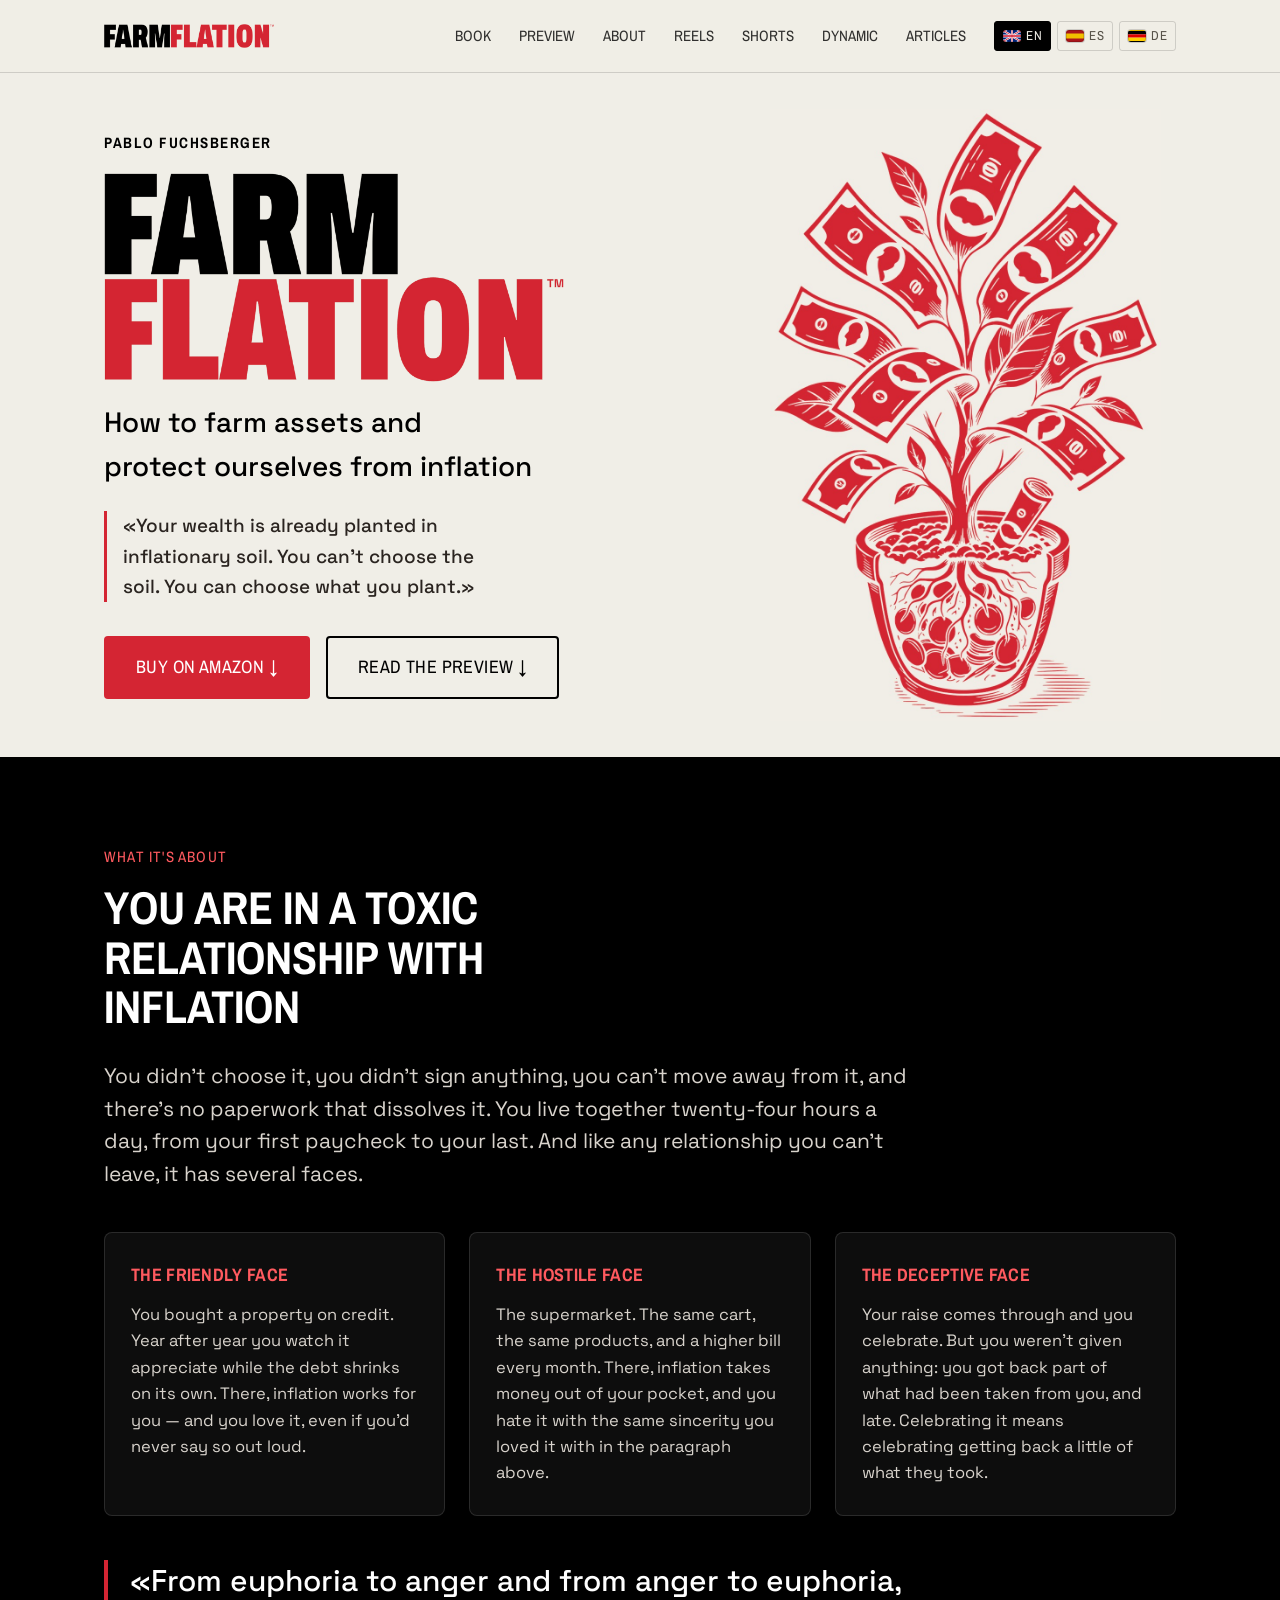
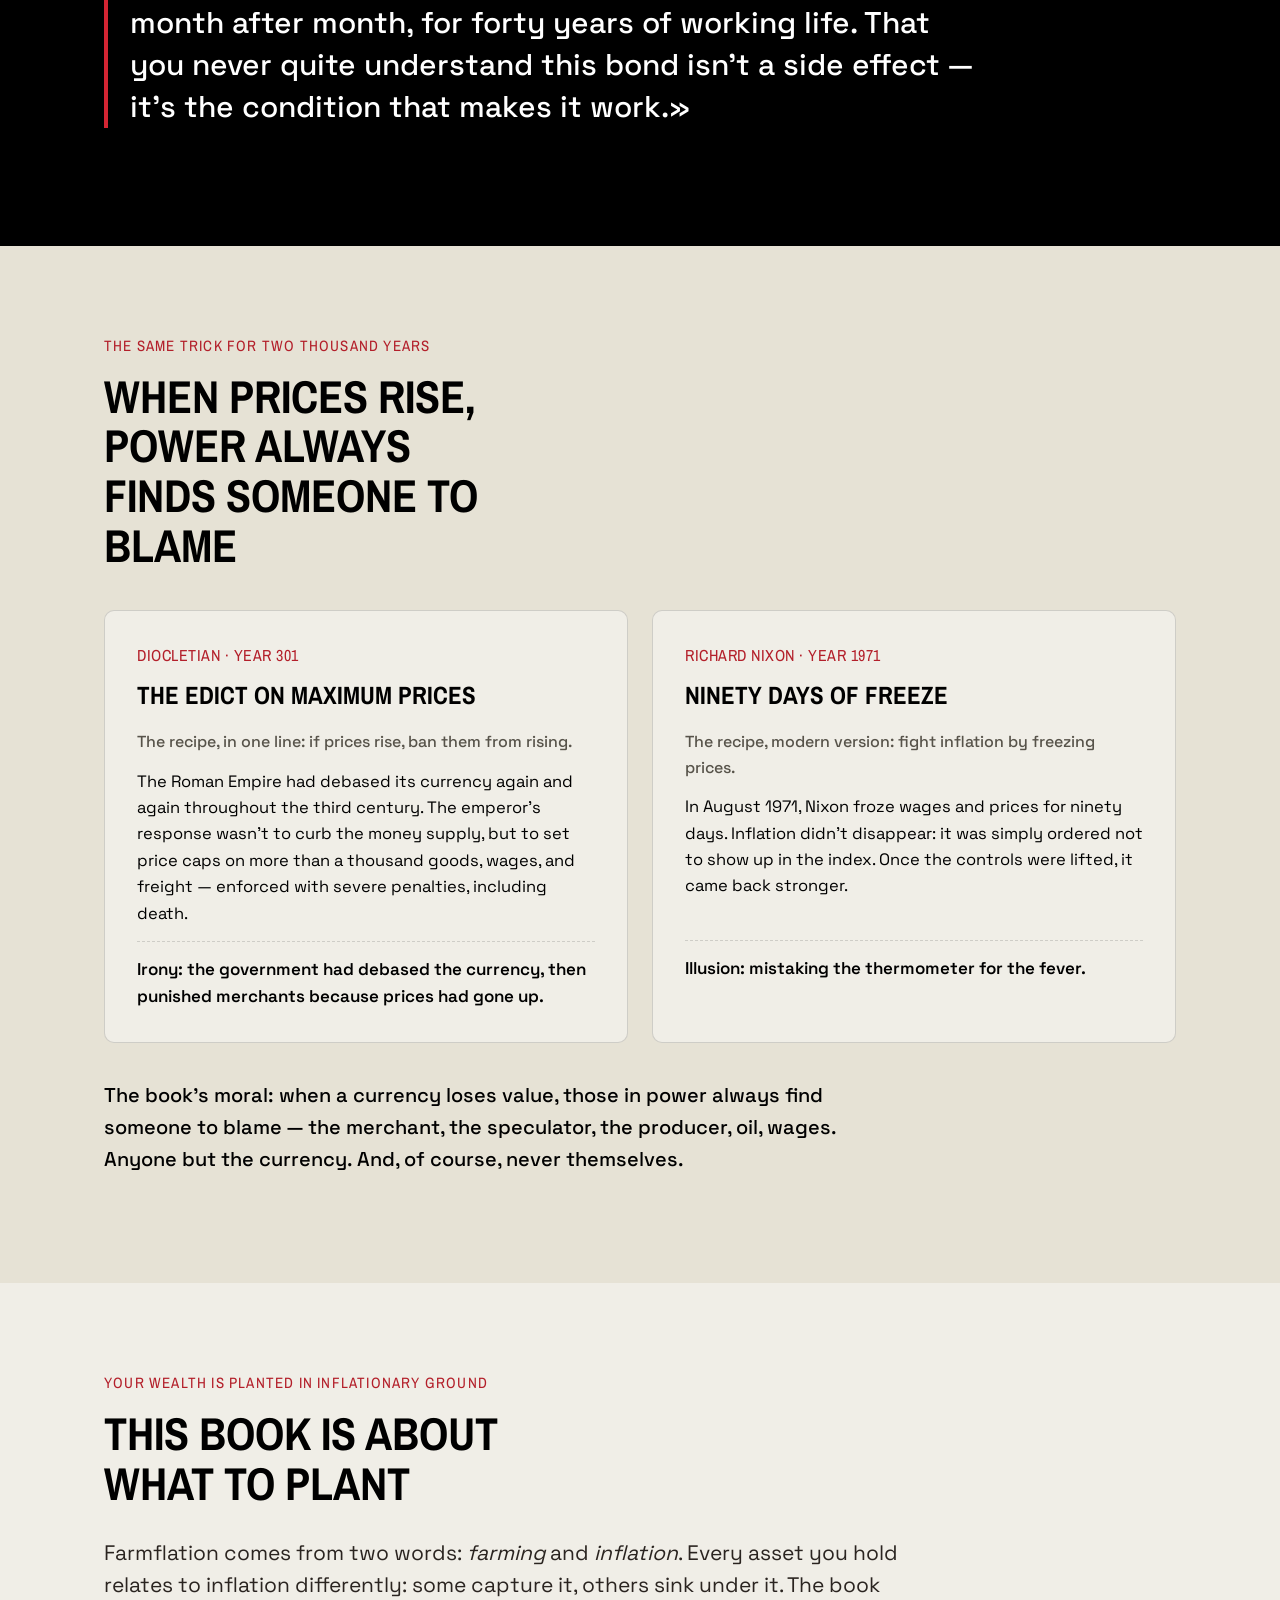
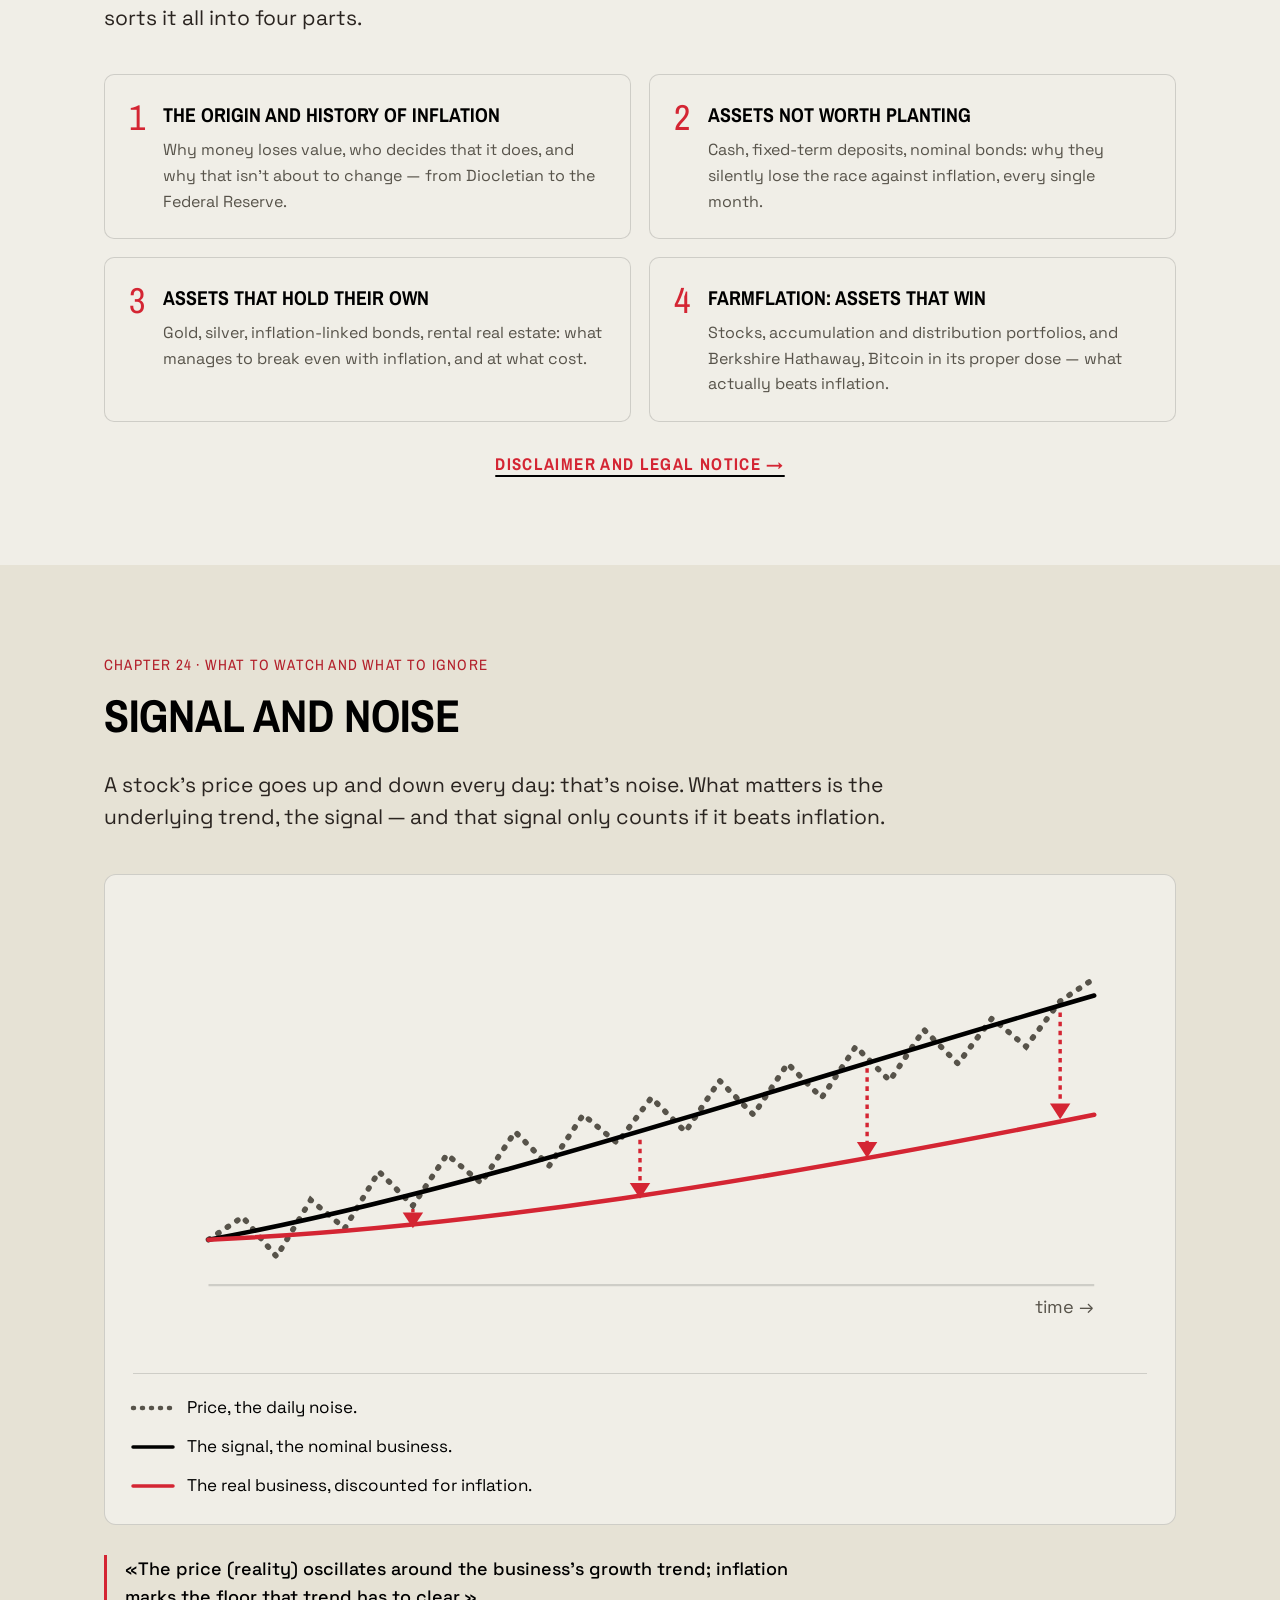
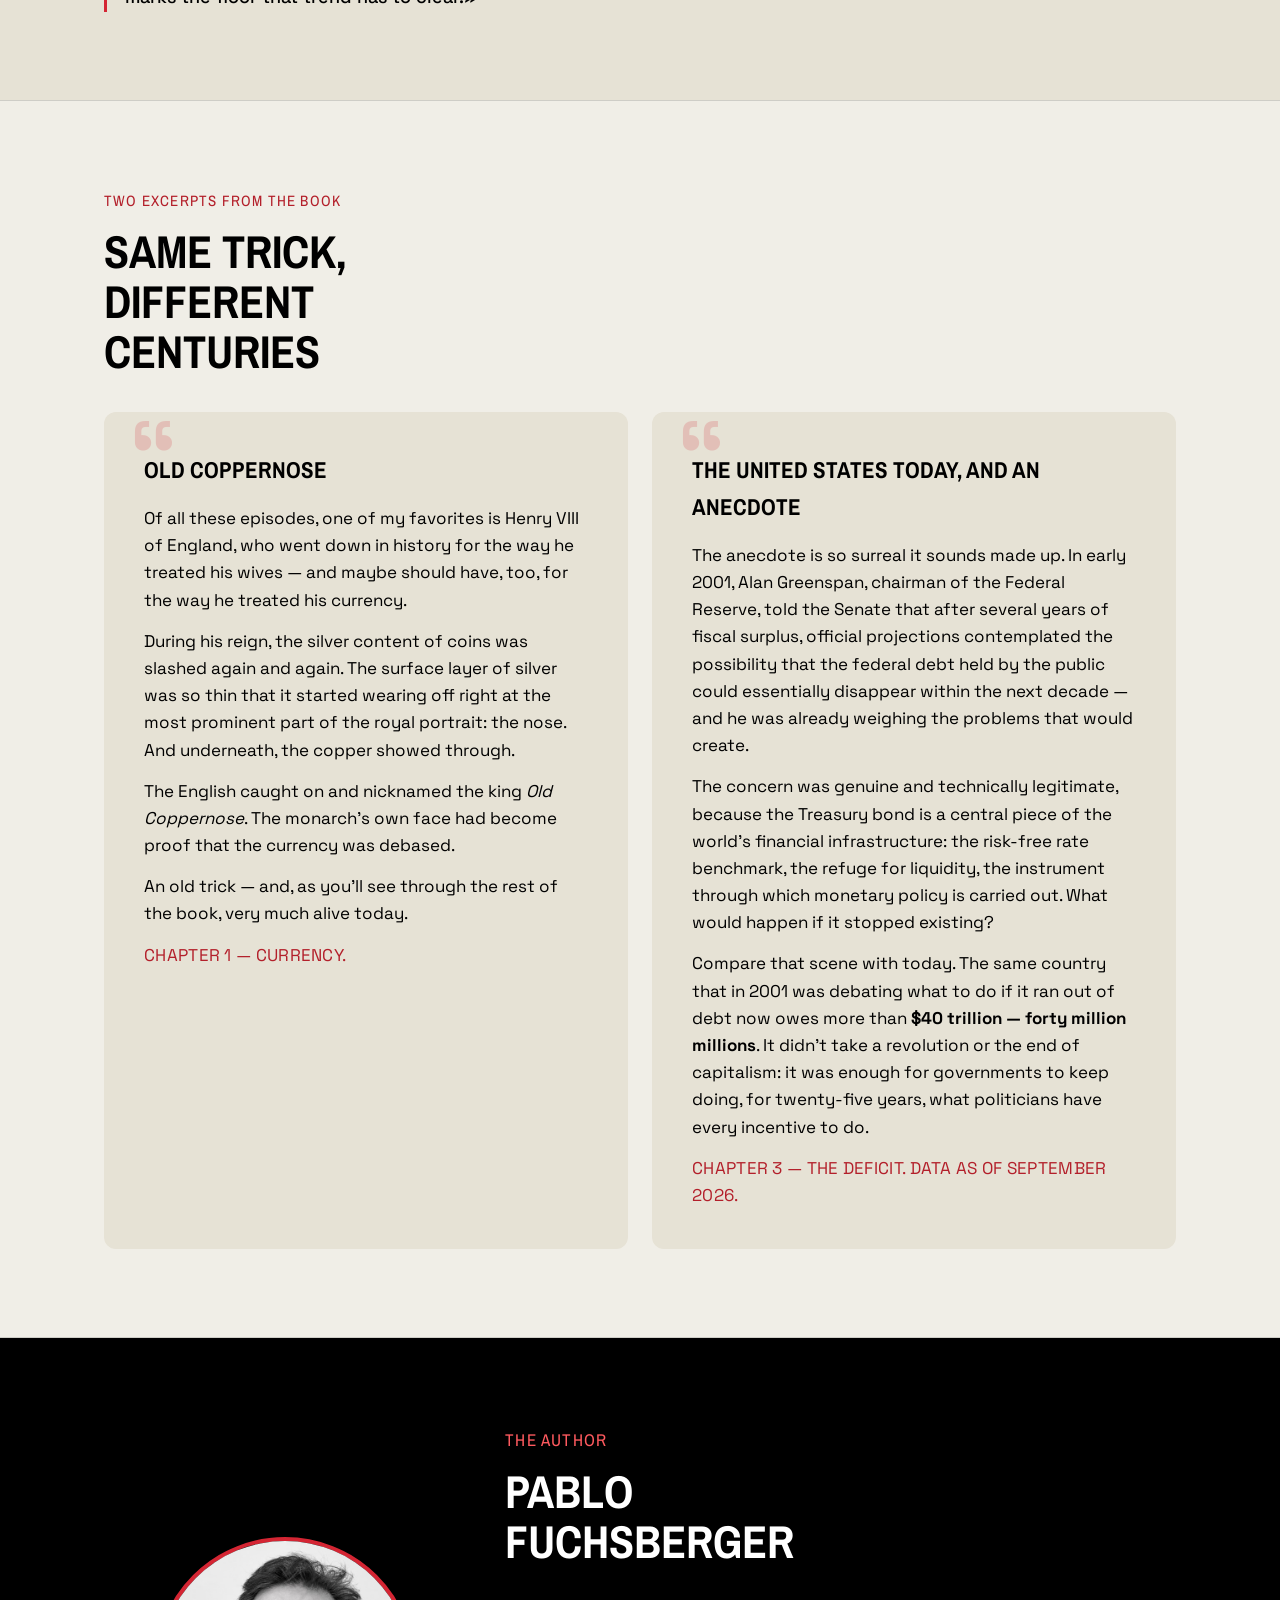
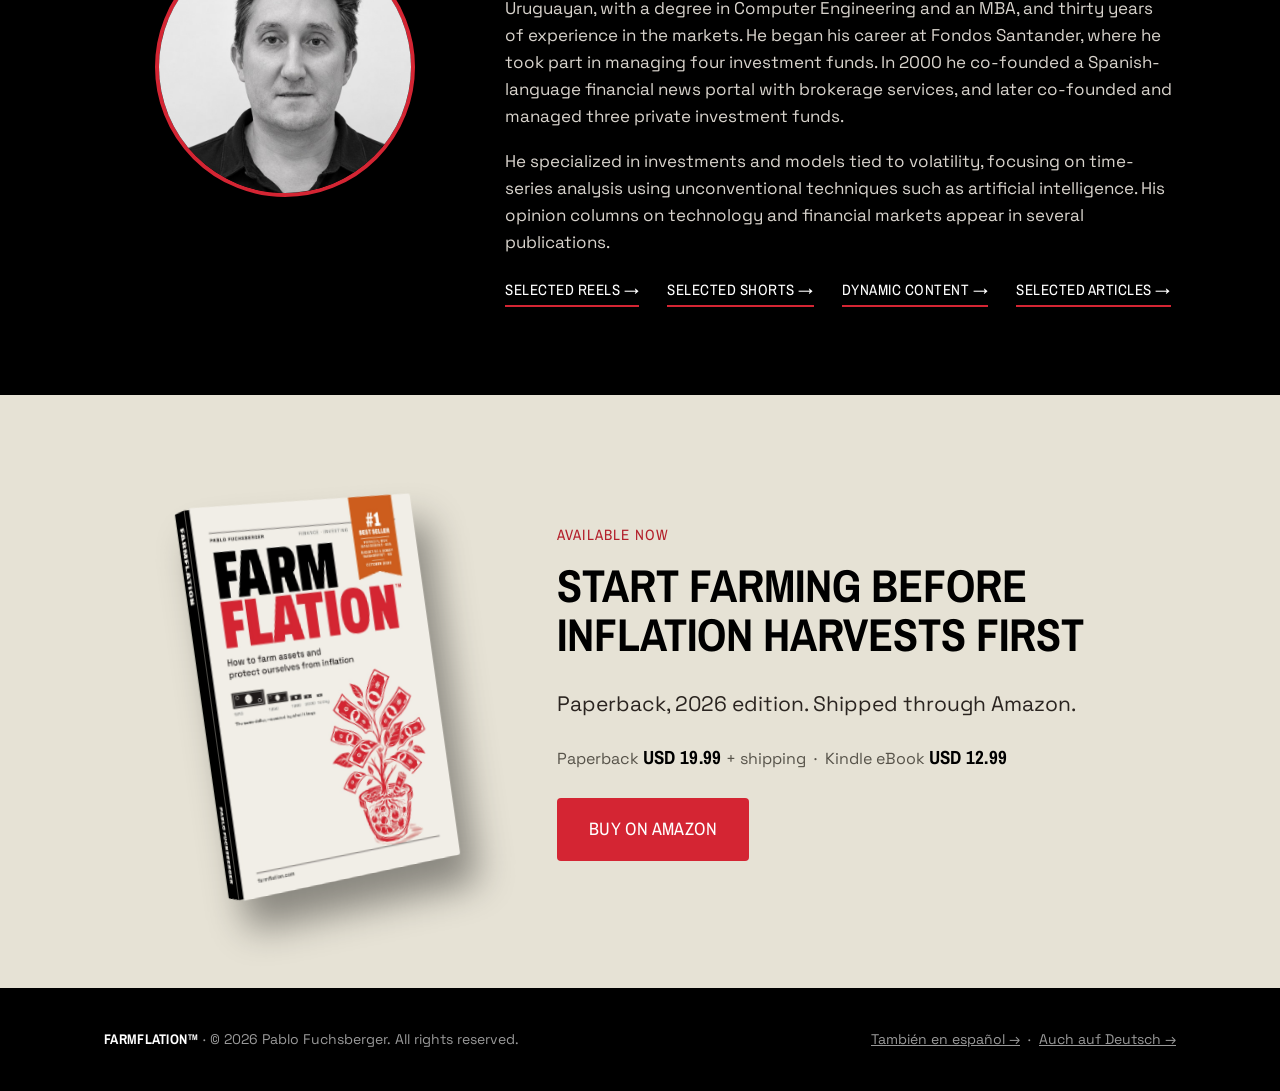
<file: index.html>
<!DOCTYPE html>
<html lang="en">
<head>
<meta charset="UTF-8">
<title>farmflation - Pablo Fuchsberger</title>
<meta name="viewport" content="width=device-width, initial-scale=1">
<meta name="description" content="Farmflation, the book by Pablo Fuchsberger: why inflation is a toxic relationship you can't escape, which assets lose, which break even, and which actually win. Available on Amazon for USD 19.99 + shipping.">
<meta name="author" content="Pablo Fuchsberger">
<link rel="canonical" href="https://farmflation.com/">
<link rel="alternate" hreflang="en" href="https://farmflation.com/">
<link rel="alternate" hreflang="es" href="https://farmflation.com/es/">
<link rel="alternate" hreflang="de" href="https://farmflation.com/de/">
<link rel="alternate" hreflang="x-default" href="https://farmflation.com/">

<!-- Open Graph / Facebook / Instagram -->
<meta property="og:type" content="book">
<meta property="og:site_name" content="Farmflation">
<meta property="og:title" content="farmflation - Pablo Fuchsberger">
<meta property="og:description" content="You have a relationship with inflation you never chose and can't end. This book explains which assets lose, which break even, and which win. By Pablo Fuchsberger.">
<meta property="og:url" content="https://farmflation.com/">
<meta property="og:image" content="https://farmflation.com/assets/img/og-image.jpg">
<meta property="og:image:width" content="1200">
<meta property="og:image:height" content="630">
<meta property="og:locale" content="en_US">

<!-- Twitter -->
<meta name="twitter:card" content="summary_large_image">
<meta name="twitter:title" content="farmflation - Pablo Fuchsberger">
<meta name="twitter:description" content="Your wealth is already planted in inflationary soil. You can't choose the soil. You can choose what you plant.">
<meta name="twitter:image" content="https://farmflation.com/assets/img/og-image.jpg">

<!-- Favicons -->
<link rel="icon" type="image/png" sizes="32x32" href="assets/img/favicon-32.png">
<link rel="icon" type="image/png" sizes="192x192" href="assets/img/favicon-192.png">
<link rel="apple-touch-icon" href="assets/img/apple-touch-icon.png">
<link rel="manifest" href="site.webmanifest">
<meta name="theme-color" content="#d42533">

<link rel="preconnect" href="https://fonts.googleapis.com">
<link rel="preconnect" href="https://fonts.gstatic.com" crossorigin>
<link href="https://fonts.googleapis.com/css2?family=Archivo+Narrow:wght@400;500;600;700&family=Space+Grotesk:wght@400;500;600;700&display=swap" rel="stylesheet">
<link rel="stylesheet" href="assets/css/style.css?v=44">

<script type="application/ld+json">
{
  "@context": "https://schema.org",
  "@type": "Book",
  "name": "Farmflation: How to Farm Assets and Protect Yourself from Inflation",
  "author": {
    "@type": "Person",
    "name": "Pablo Fuchsberger"
  },
  "inLanguage": "en",
  "bookFormat": "https://schema.org/Paperback",
  "url": "https://farmflation.com/",
  "image": "https://farmflation.com/assets/img/book-cover-en.jpg",
  "offers": {
    "@type": "Offer",
    "priceCurrency": "USD",
    "price": "19.99",
    "availability": "https://schema.org/InStock",
    "url": "https://www.amazon.com/dp/B0HPBRTC41"
  }
}
</script>
</head>
<body>

<header class="site-header">
  <div class="wrap">
    <div class="brand">
      <a href="#top" class="logo"><img src="assets/img/farmflation-wordmark-inline.png" alt="Farmflation™" width="1200" height="169"></a>
    </div>
    <nav class="main-nav">
      <a class="nav-link" href="#relacion">Book</a>
      <a class="nav-link" href="#adelanto">Preview</a>
      <a class="nav-link" href="#autor">About</a>
      <a class="nav-link" href="https://www.instagram.com/farmflation/reels/" target="_blank" rel="noopener">Reels</a>
      <a class="nav-link" href="https://www.youtube.com/@farmflation/shorts" target="_blank" rel="noopener">Shorts</a>
      <a class="nav-link" href="dynamic.html">Dynamic</a>
      <a class="nav-link" href="articles.html">Articles</a>
      <div class="lang-switch" aria-label="Language">
        <span class="active"><span class="flag-icon flag-gb"></span>EN</span>
        <a href="es/index.html"><span class="flag-icon flag-es"></span>ES</a>
        <a href="de/index.html"><span class="flag-icon flag-de"></span>DE</a>
      </div>
    </nav>
  </div>
</header>

<main id="top">

  <!-- HERO -->
  <section class="hero">
    <div class="wrap">
      <div class="hero-copy">
        <p class="eyebrow">Pablo Fuchsberger</p>
        <h1 class="wordmark"><img src="assets/img/farmflation-wordmark.png" alt="Farmflation™" width="1600" height="726"></h1>
        <p class="hero-sub">How to farm assets and<br>protect ourselves from inflation</p>
        <p class="hero-tagline">«Your wealth is already planted in inflationary soil. You can't choose the soil. You can choose what you plant.»</p>
        <div class="hero-actions">
          <a href="#comprar" class="btn btn-on-red">Buy on Amazon ↓</a>
          <a href="#adelanto" class="btn btn-outline">Read the preview ↓</a>
        </div>
      </div>
      <div class="hero-art">
        <img src="assets/img/hero-money-tree.jpg" alt="Illustration of a money tree growing from a pot with coins and roots, the symbol of Farmflation" width="900" height="1620" loading="eager">
      </div>
    </div>
  </section>

  <!-- TOXIC RELATIONSHIP -->
  <section class="toxic" id="relacion">
    <div class="wrap">
      <p class="section-label">What it's about</p>
      <h2 class="section-title">You are in a toxic relationship with inflation</h2>
      <p class="lede" style="color:#d8d3cc;">You didn't choose it, you didn't sign anything, you can't move away from it, and there's no paperwork that dissolves it. You live together twenty-four hours a day, from your first paycheck to your last. And like any relationship you can't leave, it has several faces.</p>

      <div class="toxic-grid">
        <div class="toxic-card">
          <p class="face">The friendly face</p>
          <p>You bought a property on credit. Year after year you watch it appreciate while the debt shrinks on its own. There, inflation works for you — and you love it, even if you'd never say so out loud.</p>
        </div>
        <div class="toxic-card">
          <p class="face">The hostile face</p>
          <p>The supermarket. The same cart, the same products, and a higher bill every month. There, inflation takes money out of your pocket, and you hate it with the same sincerity you loved it with in the paragraph above.</p>
        </div>
        <div class="toxic-card">
          <p class="face">The deceptive face</p>
          <p>Your raise comes through and you celebrate. But you weren't given anything: you got back part of what had been taken from you, and late. Celebrating it means celebrating getting back a little of what they took.</p>
        </div>
      </div>

      <p class="toxic-quote">«From euphoria to anger and from anger to euphoria, month after month, for forty years of working life. That you never quite understand this bond isn't a side effect — it's the condition that makes it work.»</p>
    </div>
  </section>

  <!-- HISTORY: DIOCLETIAN / NIXON -->
  <section class="history">
    <div class="wrap">
      <p class="section-label">The same trick for two thousand years</p>
      <h2 class="section-title">When prices rise, power always finds someone to blame</h2>

      <div class="history-grid">
        <article class="history-card">
          <p class="year">Diocletian · year 301</p>
          <h3>The Edict on Maximum Prices</h3>
          <p class="recipe">The recipe, in one line: if prices rise, ban them from rising.</p>
          <p class="body-text">The Roman Empire had debased its currency again and again throughout the third century. The emperor's response wasn't to curb the money supply, but to set price caps on more than a thousand goods, wages, and freight — enforced with severe penalties, including death.</p>
          <p class="moraleja">Irony: the government had debased the currency, then punished merchants because prices had gone up.</p>
        </article>

        <article class="history-card">
          <p class="year">Richard Nixon · year 1971</p>
          <h3>Ninety days of freeze</h3>
          <p class="recipe">The recipe, modern version: fight inflation by freezing prices.</p>
          <p class="body-text">In August 1971, Nixon froze wages and prices for ninety days. Inflation didn't disappear: it was simply ordered not to show up in the index. Once the controls were lifted, it came back stronger.<br><br></p>
          <p class="moraleja">Illusion: mistaking the thermometer for the fever.</p>
        </article>
      </div>

      <p class="history-footer">The book's moral: when a currency loses value, those in power always find someone to blame — the merchant, the speculator, the producer, oil, wages. Anyone but the currency. And, of course, never themselves.</p>
    </div>
  </section>

  <!-- WHAT YOU'LL FIND -->
  <section class="roadmap">
    <div class="wrap">
      <p class="section-label">Your wealth is planted in inflationary ground</p>
      <h2 class="section-title">This book is about what to plant</h2>
      <p class="lede">Farmflation comes from two words: <em>farming</em> and <em>inflation</em>. Every asset you hold relates to inflation differently: some capture it, others sink under it. The book sorts it all into four parts.</p>

      <div class="roadmap-list">
        <div class="roadmap-item">
          <span class="roadmap-num">1</span>
          <div>
            <h3>The origin and history of inflation</h3>
            <p>Why money loses value, who decides that it does, and why that isn't about to change — from Diocletian to the Federal Reserve.</p>
          </div>
        </div>
        <div class="roadmap-item">
          <span class="roadmap-num">2</span>
          <div>
            <h3>Assets not worth planting</h3>
            <p>Cash, fixed-term deposits, nominal bonds: why they silently lose the race against inflation, every single month.</p>
          </div>
        </div>
        <div class="roadmap-item">
          <span class="roadmap-num">3</span>
          <div>
            <h3>Assets that hold their own</h3>
            <p>Gold, silver, inflation-linked bonds, rental real estate: what manages to break even with inflation, and at what cost.</p>
          </div>
        </div>
        <div class="roadmap-item">
          <span class="roadmap-num">4</span>
          <div>
            <h3>Farmflation: assets that win</h3>
            <p>Stocks, accumulation and distribution portfolios, and Berkshire Hathaway, Bitcoin in its proper dose — what actually beats inflation.</p>
          </div>
        </div>
      </div>
      <p class="roadmap-legal"><a href="legal.html">Disclaimer and legal notice →</a></p>
    </div>
  </section>

  <!-- SIGNAL AND NOISE -->
  <section class="signal">
    <div class="wrap">
      <p class="section-label">Chapter 24 · What to watch and what to ignore</p>
      <h2 class="section-title">Signal and noise</h2>
      <p class="lede">A stock's price goes up and down every day: that's noise. What matters is the underlying trend, the signal — and that signal only counts if it beats inflation.</p>

      <div class="signal-chart">
        <svg class="chart-main" viewBox="0 0 900 400" xmlns="http://www.w3.org/2000/svg" role="img" aria-labelledby="signalTitle signalDesc">
          <title id="signalTitle">Signal and noise chart</title>
          <desc id="signalDesc">A thick dotted line represents the noise of the daily price. A smooth black line represents the signal: the nominal business. A red line, falling further behind over time, represents that same business in real terms, discounted for inflation, with arrows showing how much inflation takes away over time.</desc>

          <!-- time axis -->
          <line x1="70" y1="340" x2="850" y2="340" stroke="var(--line)" stroke-width="2"></line>
          <text x="850" y="365" text-anchor="end" font-family="'Space Grotesk', sans-serif" font-size="16" fill="var(--gray)">time →</text>

          <!-- price: the daily noise -->
          <polyline points="70,300 100,280 130,315 160,265 190,290 220,240 250,270 280,225 310,250 340,205 370,235 400,190 430,215 460,175 490,205 520,160 550,190 580,145 610,175 640,130 670,160 700,115 730,145 760,105 790,130 820,90 850,70"
            fill="none" stroke="var(--gray)" stroke-width="5" stroke-dasharray="1 9" stroke-linecap="round"></polyline>

          <!-- signal: the nominal business -->
          <path d="M70,300 C300,258 550,172 850,85" fill="none" stroke="var(--ink)" stroke-width="4" stroke-linecap="round"></path>

          <!-- the real business, discounted for inflation -->
          <path d="M70,300 C300,290 550,250 850,190" fill="none" stroke="var(--red)" stroke-width="4" stroke-linecap="round"></path>

          <!-- arrows: what inflation takes away from the nominal business -->
          <line x1="250" y1="273" x2="250" y2="276" stroke="var(--red)" stroke-width="3" stroke-dasharray="4 4"></line>
          <polygon points="241,276 259,276 250,290" fill="var(--red)"></polygon>

          <line x1="450" y1="212" x2="450" y2="250" stroke="var(--red)" stroke-width="3" stroke-dasharray="4 4"></line>
          <polygon points="441,250 459,250 450,264" fill="var(--red)"></polygon>

          <line x1="650" y1="149" x2="650" y2="214" stroke="var(--red)" stroke-width="3" stroke-dasharray="4 4"></line>
          <polygon points="641,214 659,214 650,228" fill="var(--red)"></polygon>

          <line x1="820" y1="100" x2="820" y2="180" stroke="var(--red)" stroke-width="3" stroke-dasharray="4 4"></line>
          <polygon points="811,180 829,180 820,194" fill="var(--red)"></polygon>
        </svg>

        <div class="signal-legend">
          <div class="legend-item"><svg class="legend-icon" viewBox="0 0 40 10"><line x1="0" y1="5" x2="40" y2="5" stroke="var(--gray)" stroke-width="4.5" stroke-dasharray="1 8" stroke-linecap="round"></line></svg> Price, the daily noise.</div>
          <div class="legend-item"><svg class="legend-icon" viewBox="0 0 40 10"><line x1="0" y1="5" x2="40" y2="5" stroke="var(--ink)" stroke-width="3.5" stroke-linecap="round"></line></svg> The signal, the nominal business.</div>
          <div class="legend-item"><svg class="legend-icon" viewBox="0 0 40 10"><line x1="0" y1="5" x2="40" y2="5" stroke="var(--red)" stroke-width="3.5" stroke-linecap="round"></line></svg> The real business, discounted for inflation.</div>
        </div>
      </div>

      <p class="signal-caption">«The price (reality) oscillates around the business's growth trend; inflation marks the floor that trend has to clear.»</p>
    </div>
  </section>

  <!-- PREVIEW -->
  <section class="excerpt" id="adelanto">
    <div class="wrap">
      <p class="section-label">Two excerpts from the book</p>
      <h2 class="section-title">Same trick, different centuries</h2>

      <div class="excerpt-grid">
      <div class="excerpt-box">
        <h3>Old Coppernose</h3>
        <p>Of all these episodes, one of my favorites is Henry VIII of England, who went down in history for the way he treated his wives — and maybe should have, too, for the way he treated his currency.</p>
        <p>During his reign, the silver content of coins was slashed again and again. The surface layer of silver was so thin that it started wearing off right at the most prominent part of the royal portrait: the nose. And underneath, the copper showed through.</p>
        <p>The English caught on and nicknamed the king <em>Old Coppernose</em>. The monarch's own face had become proof that the currency was debased.</p>
        <p>An old trick — and, as you'll see through the rest of the book, very much alive today.</p>
        <p class="excerpt-more">Chapter 1 — Currency.</p>
      </div>

      <div class="excerpt-box">
        <h3>The United States today, and an anecdote</h3>
        <p>The anecdote is so surreal it sounds made up. In early 2001, Alan Greenspan, chairman of the Federal Reserve, told the Senate that after several years of fiscal surplus, official projections contemplated the possibility that the federal debt held by the public could essentially disappear within the next decade — and he was already weighing the problems that would create.</p>
        <p>The concern was genuine and technically legitimate, because the Treasury bond is a central piece of the world's financial infrastructure: the risk-free rate benchmark, the refuge for liquidity, the instrument through which monetary policy is carried out. What would happen if it stopped existing?</p>
        <p>Compare that scene with today. The same country that in 2001 was debating what to do if it ran out of debt now owes more than <strong>$40 trillion — forty million millions</strong>. It didn't take a revolution or the end of capitalism: it was enough for governments to keep doing, for twenty-five years, what politicians have every incentive to do.</p>
        <p class="excerpt-more">Chapter 3 — The deficit. Data as of September 2026.</p>
      </div>
      </div>
    </div>
  </section>

  <!-- AUTHOR -->
  <section class="author" id="autor">
    <div class="wrap">
      <img class="author-badge" src="assets/img/autor.jpg" alt="Pablo Fuchsberger, author of Farmflation">
      <div>
        <p class="section-label">The author</p>
        <h2 class="section-title">Pablo Fuchsberger</h2>
        <p>Uruguayan, with a degree in Computer Engineering and an MBA, and thirty years of experience in the markets. He began his career at Fondos Santander, where he took part in managing four investment funds. In 2000 he co-founded a Spanish-language financial news portal with brokerage services, and later co-founded and managed three private investment funds.</p>
        <p>He specialized in investments and models tied to volatility, focusing on time-series analysis using unconventional techniques such as artificial intelligence. His opinion columns on technology and financial markets appear in several publications.</p>
        <div class="author-links">
          <a href="https://www.instagram.com/farmflation/reels/" target="_blank" rel="noopener" class="author-articles-link">Selected Reels →</a>
          <a href="https://www.youtube.com/@farmflation/shorts" target="_blank" rel="noopener" class="author-articles-link">Selected Shorts →</a>
          <a href="dynamic.html" class="author-articles-link">Dynamic Content →</a>
          <a href="articles.html" class="author-articles-link">Selected articles →</a>
        </div>
      </div>
    </div>
  </section>

  <!-- FINAL CTA -->
  <section class="final-cta" id="comprar">
    <div class="wrap">
      <div>
        <div class="book-3d" role="img" aria-label="Cover of the book Farmflation, by Pablo Fuchsberger">
          <div class="book-3d-inner">
            <div class="book-3d-face book-3d-spine" style="background-image:url('assets/img/book-cover-en-spine.jpg?v=2')"></div>
            <div class="book-3d-face book-3d-cover" style="background-image:url('assets/img/book-cover-en.jpg?v=2')"></div>
          </div>
        </div>
      </div>
      <div>
        <p class="section-label">Available now</p>
        <h2 class="section-title">Start farming before inflation harvests first</h2>
        <p class="lede">Paperback, 2026 edition. Shipped through Amazon.</p>
        <p class="price-tag">Paperback <strong>USD 19.99</strong> + shipping &nbsp;·&nbsp; Kindle eBook <strong>USD 12.99</strong></p>
        <div class="hero-actions">
          <a id="amazon-btn" href="https://www.amazon.com/dp/B0HPBRTC41" target="_blank" rel="noopener" class="btn btn-on-red">Buy on Amazon</a>
        </div>
      </div>
    </div>
  </section>

</main>

<footer class="site-footer">
  <div class="wrap">
    <span><strong>Farmflation™</strong> · © 2026 Pablo Fuchsberger. All rights reserved.</span>
    <span><a href="es/index.html" style="color:inherit;">También en español →</a> &nbsp;·&nbsp; <a href="de/index.html" style="color:inherit;">Auch auf Deutsch →</a></span>
  </div>
</footer>

</body>
</html>
</file>
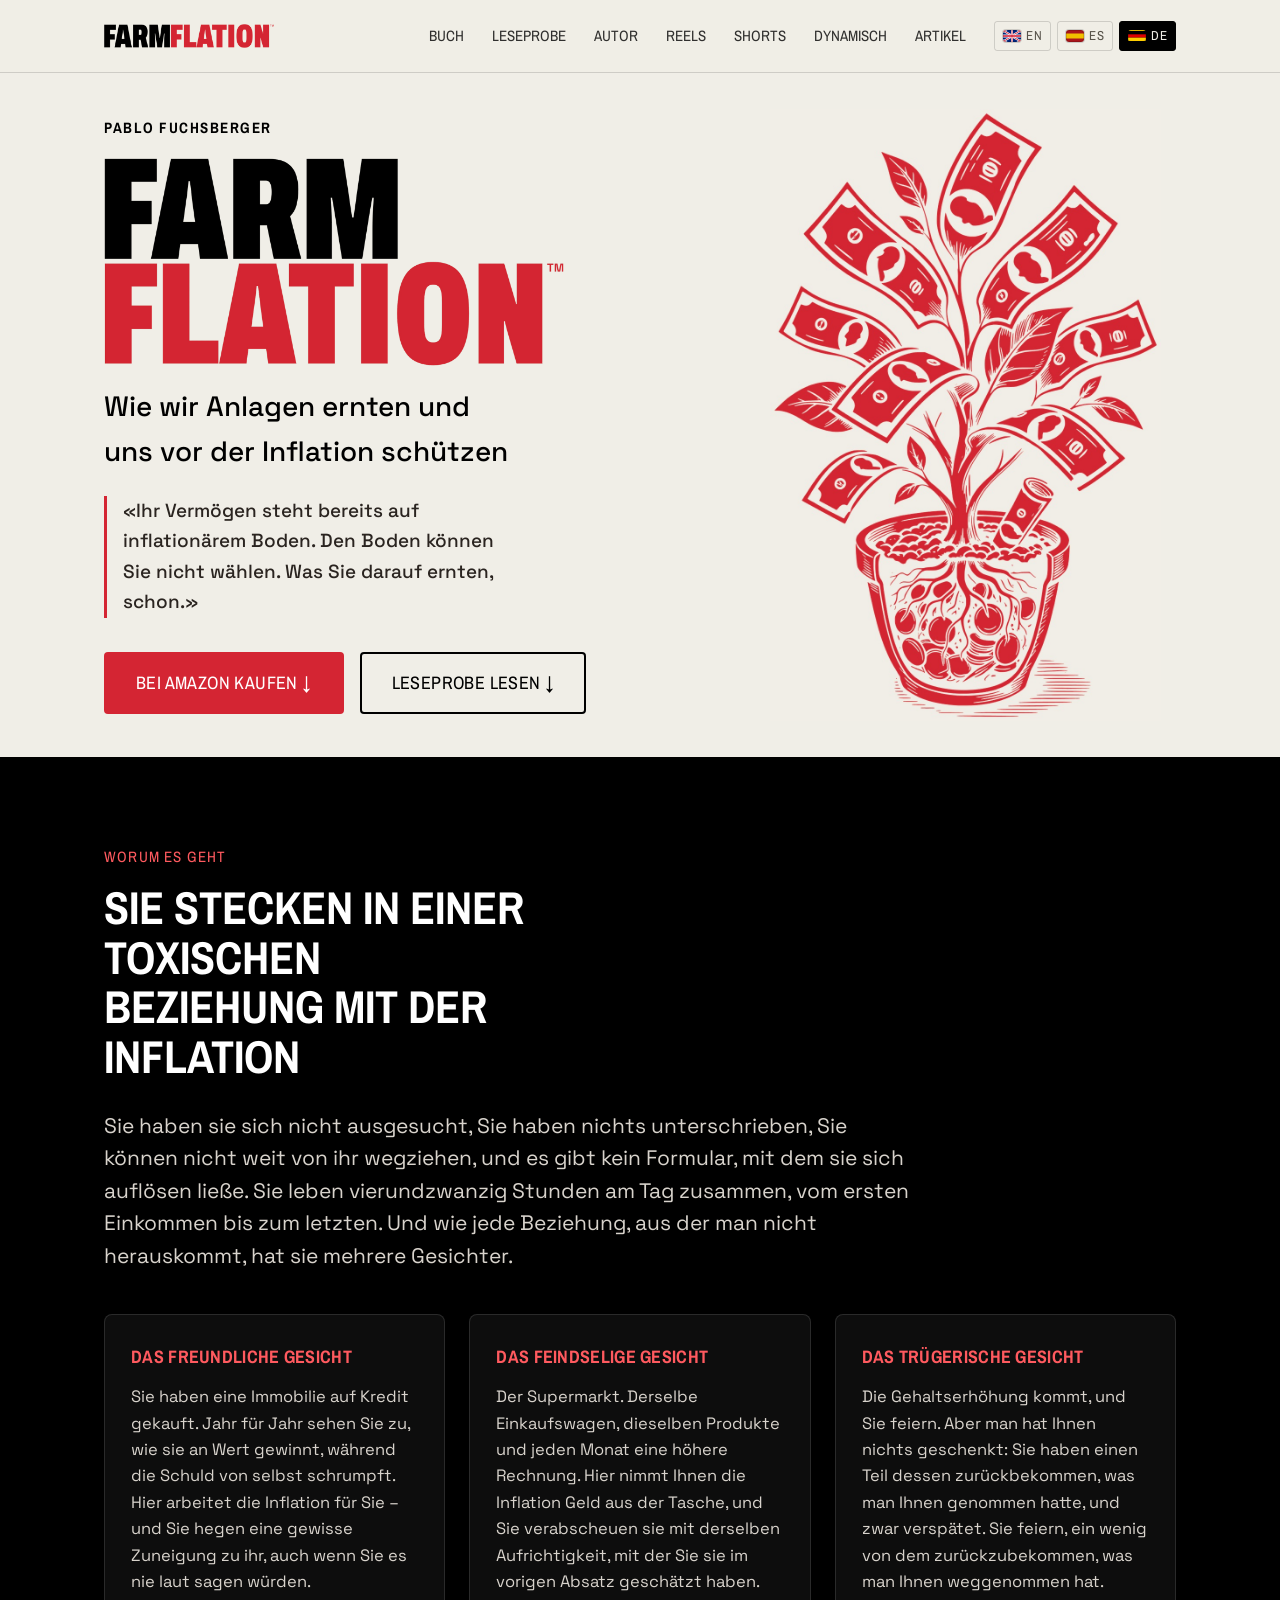
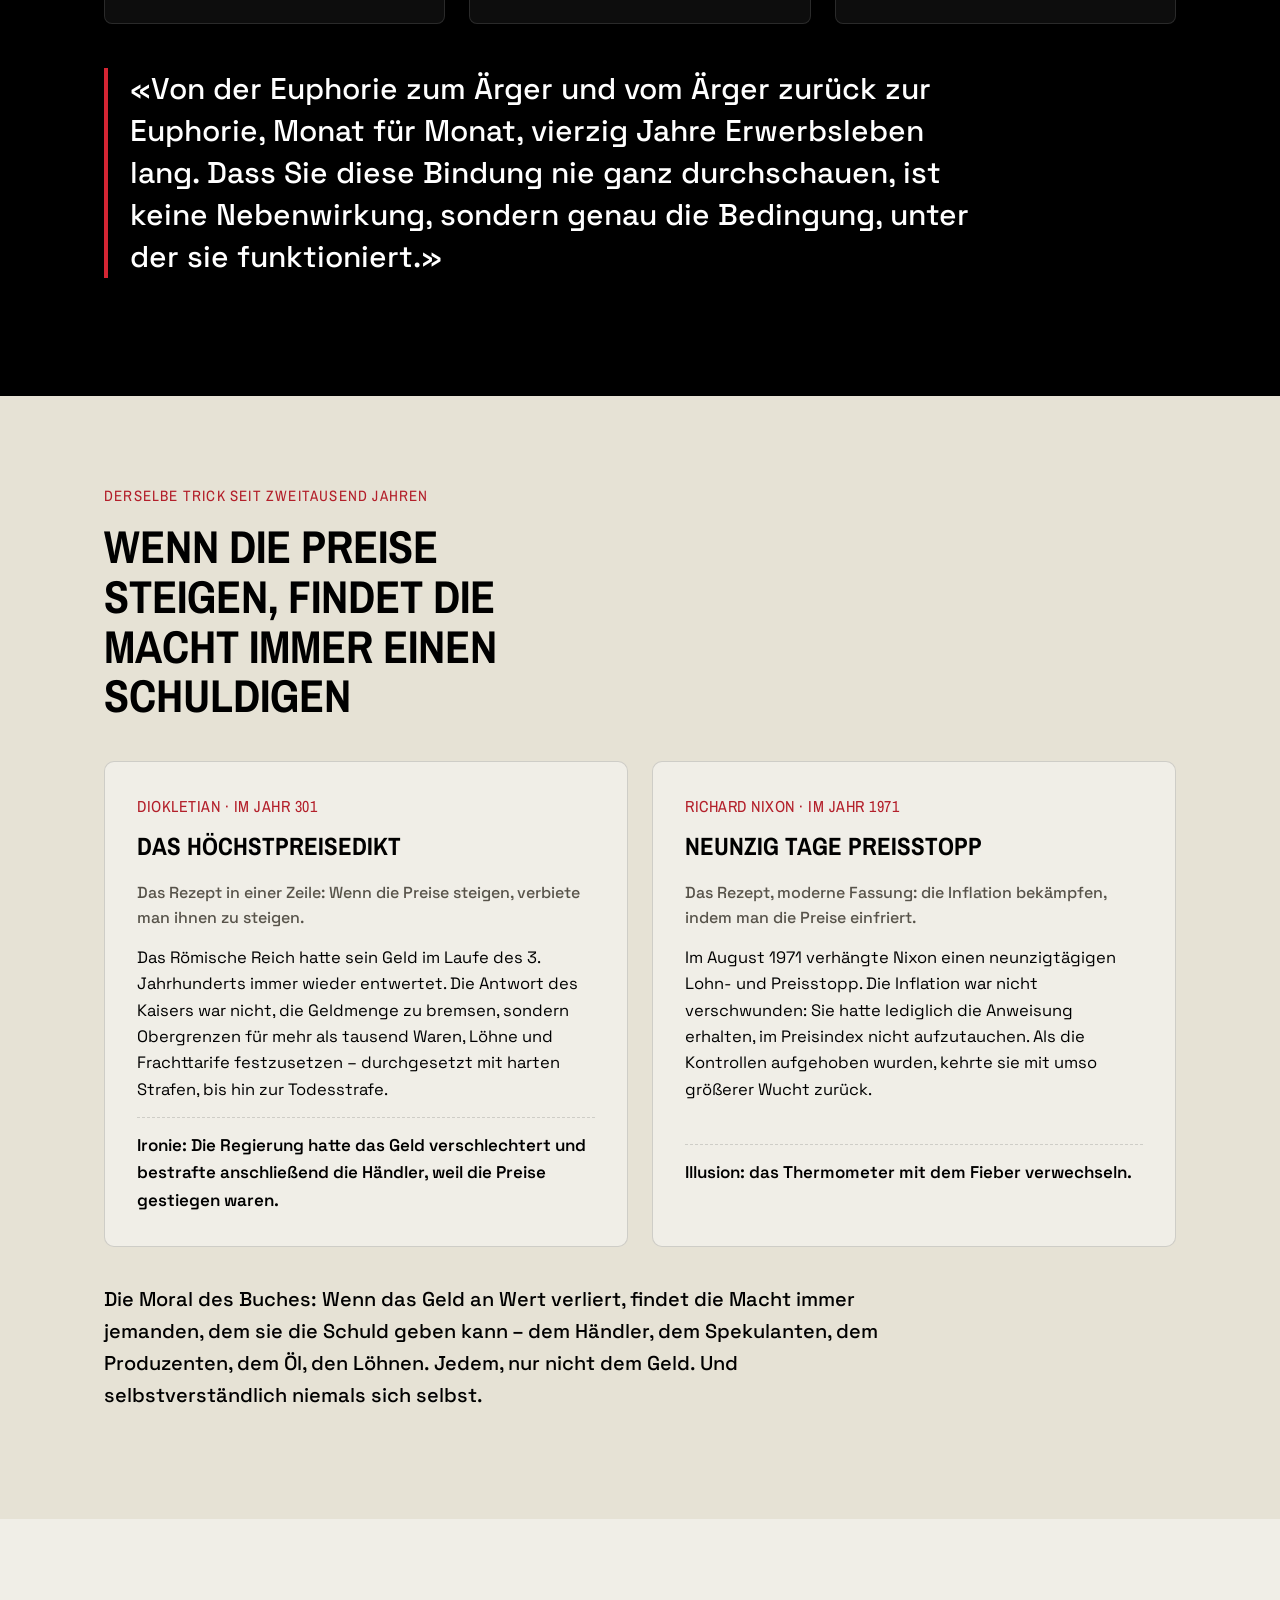
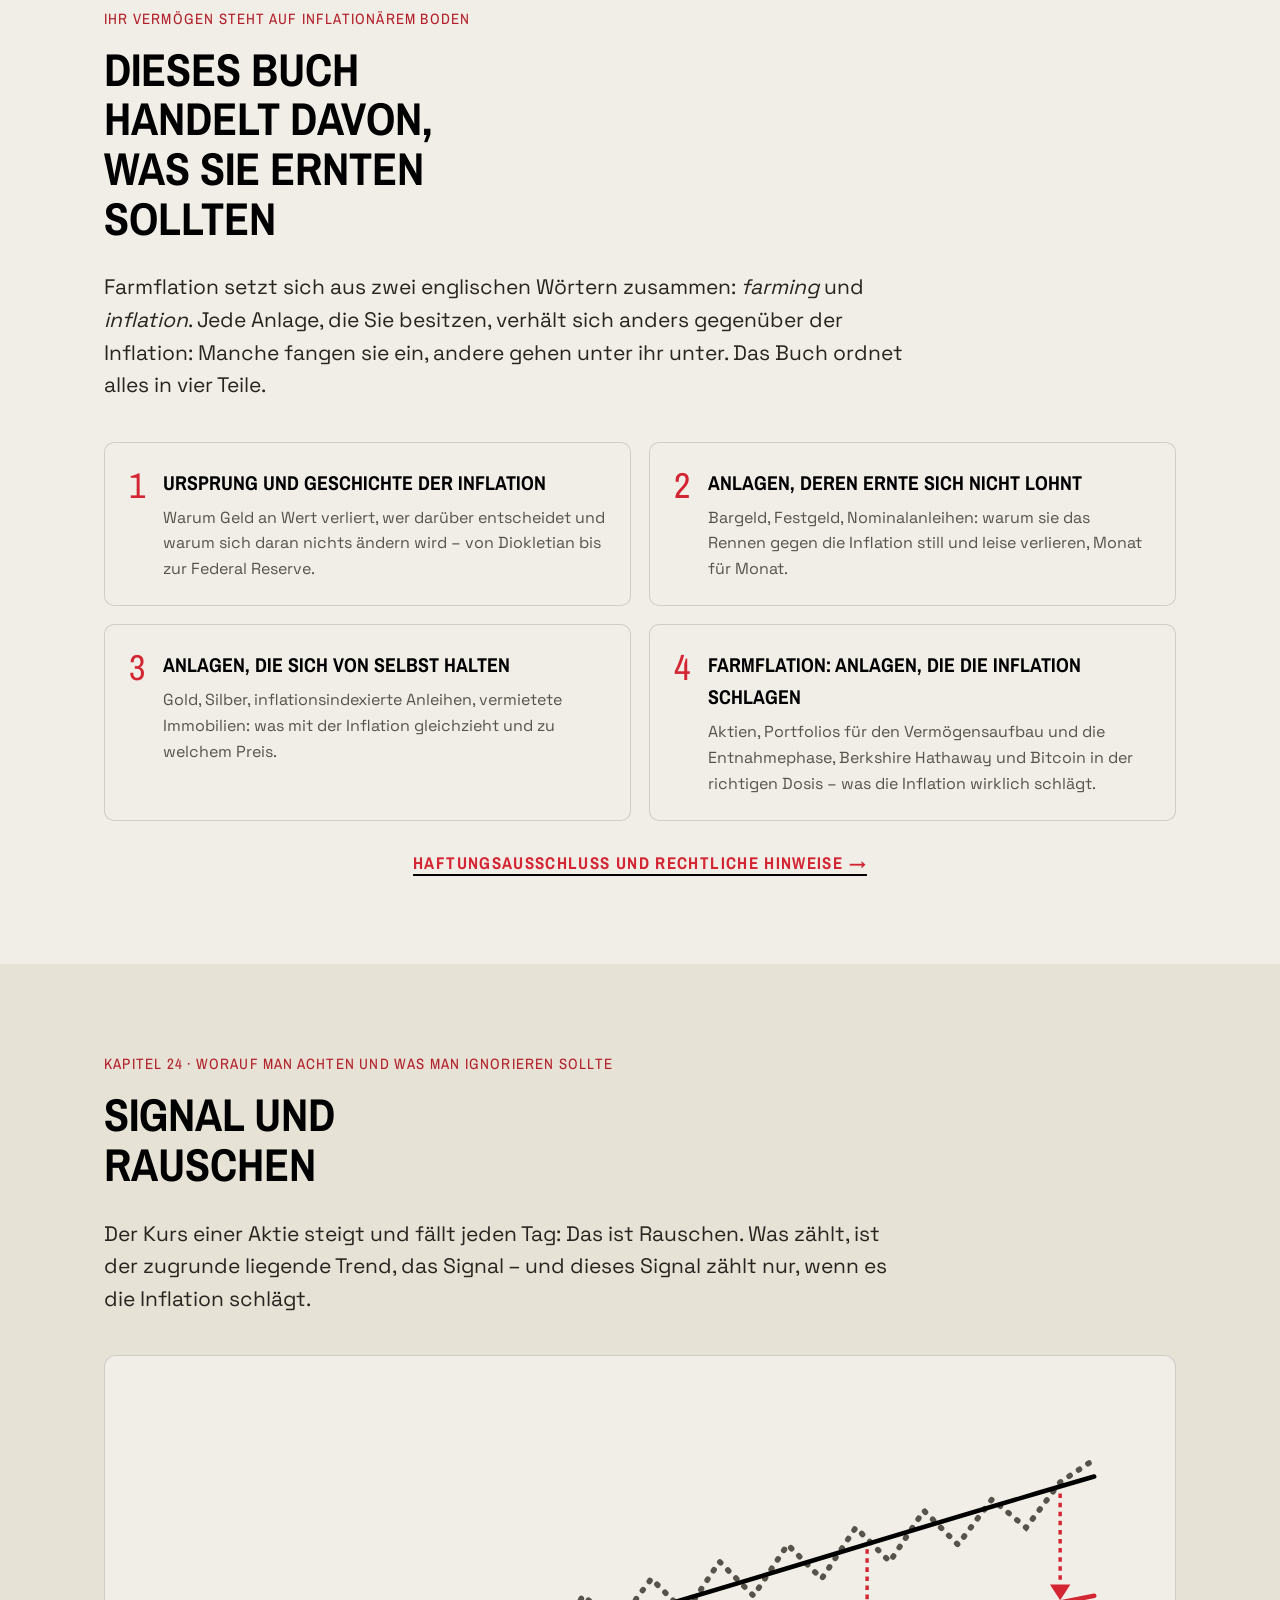
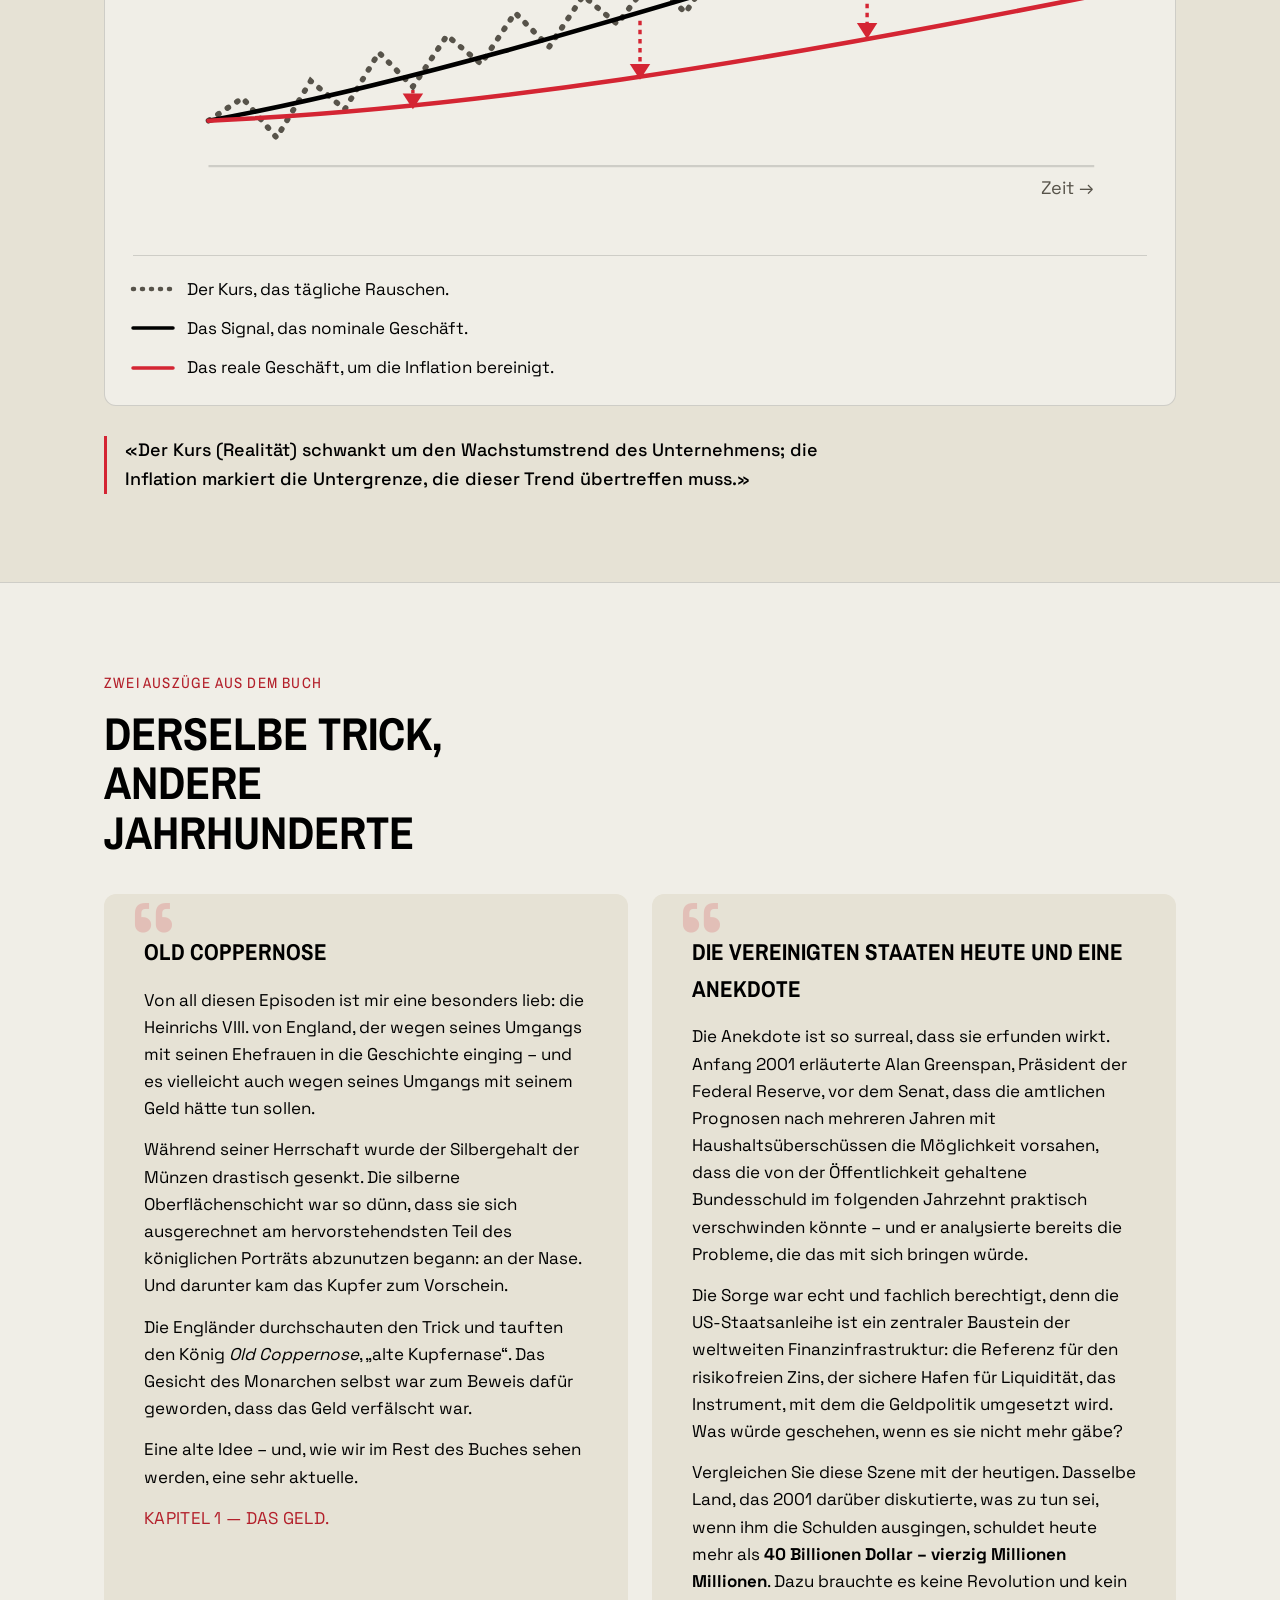
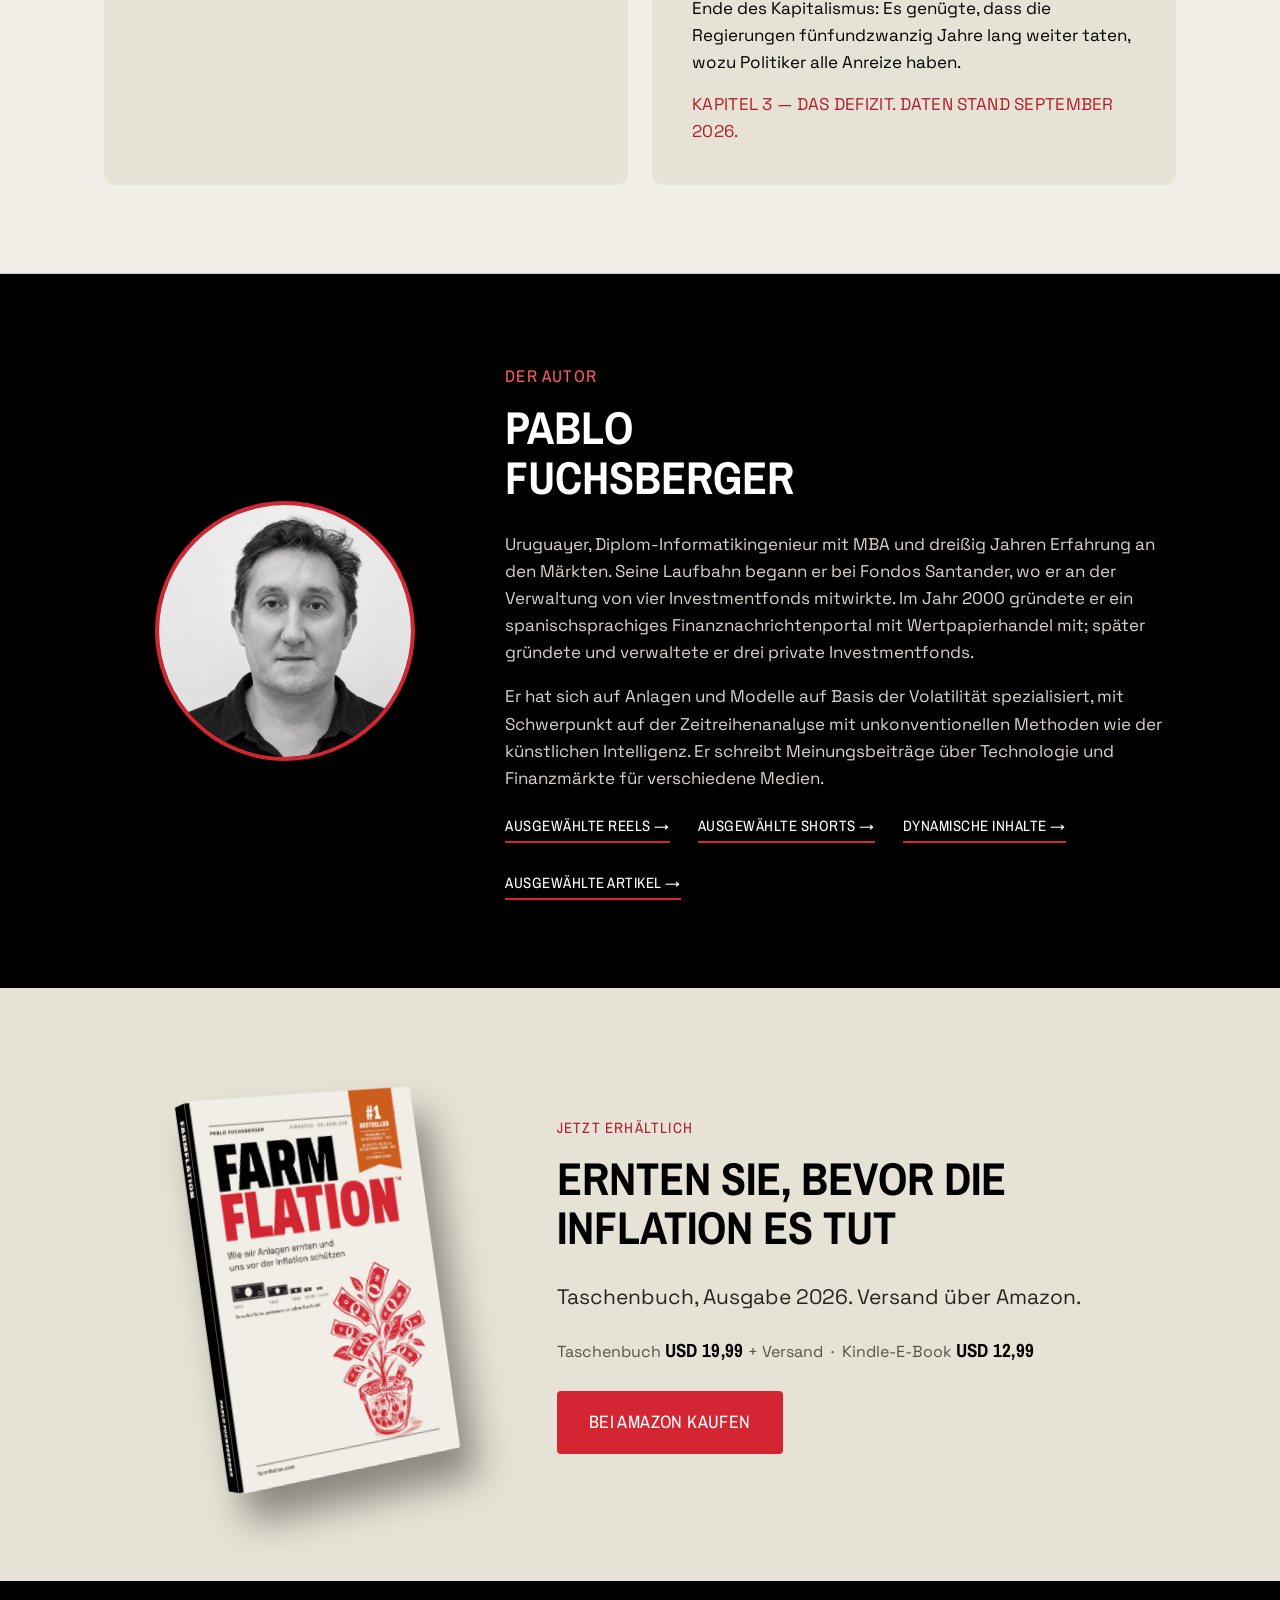
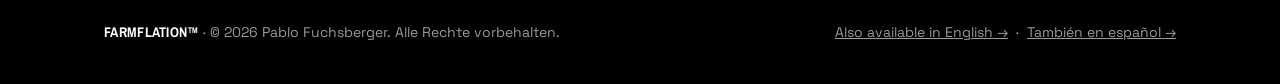
<file: de/index.html>
<!DOCTYPE html>
<html lang="de">
<head>
<meta charset="UTF-8">
<title>farmflation - Pablo Fuchsberger</title>
<meta name="viewport" content="width=device-width, initial-scale=1">
<meta name="description" content="Farmflation, das Buch von Pablo Fuchsberger: warum die Inflation eine toxische Beziehung ist, aus der Sie nicht herauskommen, welche Anlagen verlieren, welche gleichziehen und welche wirklich gewinnen. Erhältlich bei Amazon.">
<meta name="author" content="Pablo Fuchsberger">
<link rel="canonical" href="https://farmflation.com/de/">
<link rel="alternate" hreflang="en" href="https://farmflation.com/">
<link rel="alternate" hreflang="es" href="https://farmflation.com/es/">
<link rel="alternate" hreflang="de" href="https://farmflation.com/de/">
<link rel="alternate" hreflang="x-default" href="https://farmflation.com/">

<!-- Open Graph / Facebook / Instagram -->
<meta property="og:type" content="book">
<meta property="og:site_name" content="Farmflation">
<meta property="og:title" content="farmflation - Pablo Fuchsberger">
<meta property="og:description" content="Sie führen eine Beziehung mit der Inflation, die Sie sich nie ausgesucht haben und nicht beenden können. Dieses Buch erklärt, welche Anlagen verlieren, welche gleichziehen und welche gewinnen. Von Pablo Fuchsberger.">
<meta property="og:url" content="https://farmflation.com/de/">
<meta property="og:image" content="https://farmflation.com/assets/img/og-image.jpg">
<meta property="og:image:width" content="1200">
<meta property="og:image:height" content="630">
<meta property="og:locale" content="de_DE">

<!-- Twitter -->
<meta name="twitter:card" content="summary_large_image">
<meta name="twitter:title" content="farmflation - Pablo Fuchsberger">
<meta name="twitter:description" content="Ihr Vermögen steht bereits auf inflationärem Boden. Den Boden können Sie nicht wählen. Was Sie darauf ernten, schon.">
<meta name="twitter:image" content="https://farmflation.com/assets/img/og-image.jpg">

<!-- Favicons -->
<link rel="icon" type="image/png" sizes="32x32" href="../assets/img/favicon-32.png">
<link rel="icon" type="image/png" sizes="192x192" href="../assets/img/favicon-192.png">
<link rel="apple-touch-icon" href="../assets/img/apple-touch-icon.png">
<link rel="manifest" href="../site.webmanifest">
<meta name="theme-color" content="#d42533">

<link rel="preconnect" href="https://fonts.googleapis.com">
<link rel="preconnect" href="https://fonts.gstatic.com" crossorigin>
<link href="https://fonts.googleapis.com/css2?family=Archivo+Narrow:wght@400;500;600;700&family=Space+Grotesk:wght@400;500;600;700&display=swap" rel="stylesheet">
<link rel="stylesheet" href="../assets/css/style.css?v=44">

<script type="application/ld+json">
{
  "@context": "https://schema.org",
  "@type": "Book",
  "name": "Farmflation: Wie wir Anlagen ernten und uns vor der Inflation schützen",
  "author": {
    "@type": "Person",
    "name": "Pablo Fuchsberger"
  },
  "inLanguage": "de",
  "isbn": "9798167093102",
  "bookFormat": "https://schema.org/Paperback",
  "url": "https://farmflation.com/de/",
  "image": "https://farmflation.com/assets/img/book-cover-de.jpg",
  "offers": {
    "@type": "Offer",
    "priceCurrency": "USD",
    "price": "19.99",
    "availability": "https://schema.org/InStock",
    "url": "https://www.amazon.de/dp/B0HQ2SRRWJ"
  }
}
</script>
</head>
<body>

<header class="site-header">
  <div class="wrap">
    <div class="brand">
      <a href="index.html" class="logo"><img src="../assets/img/farmflation-wordmark-inline.png" alt="Farmflation™" width="1200" height="169"></a>
    </div>
    <nav class="main-nav">
      <a class="nav-link" href="#relacion">Buch</a>
      <a class="nav-link" href="#adelanto">Leseprobe</a>
      <a class="nav-link" href="#autor">Autor</a>
      <a class="nav-link" href="https://www.instagram.com/farmflation/reels/" target="_blank" rel="noopener">Reels</a>
      <a class="nav-link" href="https://www.youtube.com/@farmflation/shorts" target="_blank" rel="noopener">Shorts</a>
      <a class="nav-link" href="dynamisch.html">Dynamisch</a>
      <a class="nav-link" href="artikel.html">Artikel</a>
      <div class="lang-switch" aria-label="Sprache">
        <a href="../index.html"><span class="flag-icon flag-gb"></span>EN</a>
        <a href="../es/index.html"><span class="flag-icon flag-es"></span>ES</a>
        <span class="active"><span class="flag-icon flag-de"></span>DE</span>
      </div>
    </nav>
  </div>
</header>

<main id="top">

  <!-- HERO -->
  <section class="hero">
    <div class="wrap">
      <div class="hero-copy">
        <p class="eyebrow">Pablo Fuchsberger</p>
        <h1 class="wordmark"><img src="../assets/img/farmflation-wordmark.png" alt="Farmflation™" width="1600" height="726"></h1>
        <p class="hero-sub">Wie wir Anlagen ernten und<br>uns vor der Inflation schützen</p>
        <p class="hero-tagline">«Ihr Vermögen steht bereits auf inflationärem Boden. Den Boden können Sie nicht wählen. Was Sie darauf ernten, schon.»</p>
        <div class="hero-actions">
          <a href="#comprar" class="btn btn-on-red">Bei Amazon kaufen ↓</a>
          <a href="#adelanto" class="btn btn-outline">Leseprobe lesen ↓</a>
        </div>
      </div>
      <div class="hero-art">
        <img src="../assets/img/hero-money-tree.jpg" alt="Illustration eines Geldbaums, der aus einem Topf mit Münzen und Wurzeln wächst, das Symbol von Farmflation" width="900" height="1620" loading="eager">
      </div>
    </div>
  </section>

  <!-- TOXIC RELATIONSHIP -->
  <section class="toxic" id="relacion">
    <div class="wrap">
      <p class="section-label">Worum es geht</p>
      <h2 class="section-title">Sie stecken in einer toxischen Beziehung mit der Inflation</h2>
      <p class="lede" style="color:#d8d3cc;">Sie haben sie sich nicht ausgesucht, Sie haben nichts unterschrieben, Sie können nicht weit von ihr wegziehen, und es gibt kein Formular, mit dem sie sich auflösen ließe. Sie leben vierundzwanzig Stunden am Tag zusammen, vom ersten Einkommen bis zum letzten. Und wie jede Beziehung, aus der man nicht herauskommt, hat sie mehrere Gesichter.</p>

      <div class="toxic-grid">
        <div class="toxic-card">
          <p class="face">Das freundliche Gesicht</p>
          <p>Sie haben eine Immobilie auf Kredit gekauft. Jahr für Jahr sehen Sie zu, wie sie an Wert gewinnt, während die Schuld von selbst schrumpft. Hier arbeitet die Inflation für Sie – und Sie hegen eine gewisse Zuneigung zu ihr, auch wenn Sie es nie laut sagen würden.</p>
        </div>
        <div class="toxic-card">
          <p class="face">Das feindselige Gesicht</p>
          <p>Der Supermarkt. Derselbe Einkaufswagen, dieselben Produkte und jeden Monat eine höhere Rechnung. Hier nimmt Ihnen die Inflation Geld aus der Tasche, und Sie verabscheuen sie mit derselben Aufrichtigkeit, mit der Sie sie im vorigen Absatz geschätzt haben.</p>
        </div>
        <div class="toxic-card">
          <p class="face">Das trügerische Gesicht</p>
          <p>Die Gehaltserhöhung kommt, und Sie feiern. Aber man hat Ihnen nichts geschenkt: Sie haben einen Teil dessen zurückbekommen, was man Ihnen genommen hatte, und zwar verspätet. Sie feiern, ein wenig von dem zurückzubekommen, was man Ihnen weggenommen hat.</p>
        </div>
      </div>

      <p class="toxic-quote">«Von der Euphorie zum Ärger und vom Ärger zurück zur Euphorie, Monat für Monat, vierzig Jahre Erwerbsleben lang. Dass Sie diese Bindung nie ganz durchschauen, ist keine Nebenwirkung, sondern genau die Bedingung, unter der sie funktioniert.»</p>
    </div>
  </section>

  <!-- HISTORY: DIOCLETIAN / NIXON -->
  <section class="history">
    <div class="wrap">
      <p class="section-label">Derselbe Trick seit zweitausend Jahren</p>
      <h2 class="section-title">Wenn die Preise steigen, findet die Macht immer einen Schuldigen</h2>

      <div class="history-grid">
        <article class="history-card">
          <p class="year">Diokletian · im Jahr 301</p>
          <h3>Das Höchstpreisedikt</h3>
          <p class="recipe">Das Rezept in einer Zeile: Wenn die Preise steigen, verbiete man ihnen zu steigen.</p>
          <p class="body-text">Das Römische Reich hatte sein Geld im Laufe des 3. Jahrhunderts immer wieder entwertet. Die Antwort des Kaisers war nicht, die Geldmenge zu bremsen, sondern Obergrenzen für mehr als tausend Waren, Löhne und Frachttarife festzusetzen – durchgesetzt mit harten Strafen, bis hin zur Todesstrafe.</p>
          <p class="moraleja">Ironie: Die Regierung hatte das Geld verschlechtert und bestrafte anschließend die Händler, weil die Preise gestiegen waren.</p>
        </article>

        <article class="history-card">
          <p class="year">Richard Nixon · im Jahr 1971</p>
          <h3>Neunzig Tage Preisstopp</h3>
          <p class="recipe">Das Rezept, moderne Fassung: die Inflation bekämpfen, indem man die Preise einfriert.</p>
          <p class="body-text">Im August 1971 verhängte Nixon einen neunzigtägigen Lohn- und Preisstopp. Die Inflation war nicht verschwunden: Sie hatte lediglich die Anweisung erhalten, im Preisindex nicht aufzutauchen. Als die Kontrollen aufgehoben wurden, kehrte sie mit umso größerer Wucht zurück.<br><br></p>
          <p class="moraleja">Illusion: das Thermometer mit dem Fieber verwechseln.</p>
        </article>
      </div>

      <p class="history-footer">Die Moral des Buches: Wenn das Geld an Wert verliert, findet die Macht immer jemanden, dem sie die Schuld geben kann – dem Händler, dem Spekulanten, dem Produzenten, dem Öl, den Löhnen. Jedem, nur nicht dem Geld. Und selbstverständlich niemals sich selbst.</p>
    </div>
  </section>

  <!-- WHAT YOU'LL FIND -->
  <section class="roadmap">
    <div class="wrap">
      <p class="section-label">Ihr Vermögen steht auf inflationärem Boden</p>
      <h2 class="section-title">Dieses Buch handelt davon, was Sie ernten sollten</h2>
      <p class="lede">Farmflation setzt sich aus zwei englischen Wörtern zusammen: <em>farming</em> und <em>inflation</em>. Jede Anlage, die Sie besitzen, verhält sich anders gegenüber der Inflation: Manche fangen sie ein, andere gehen unter ihr unter. Das Buch ordnet alles in vier Teile.</p>

      <div class="roadmap-list">
        <div class="roadmap-item">
          <span class="roadmap-num">1</span>
          <div>
            <h3>Ursprung und Geschichte der Inflation</h3>
            <p>Warum Geld an Wert verliert, wer darüber entscheidet und warum sich daran nichts ändern wird – von Diokletian bis zur Federal Reserve.</p>
          </div>
        </div>
        <div class="roadmap-item">
          <span class="roadmap-num">2</span>
          <div>
            <h3>Anlagen, deren Ernte sich nicht lohnt</h3>
            <p>Bargeld, Festgeld, Nominalanleihen: warum sie das Rennen gegen die Inflation still und leise verlieren, Monat für Monat.</p>
          </div>
        </div>
        <div class="roadmap-item">
          <span class="roadmap-num">3</span>
          <div>
            <h3>Anlagen, die sich von selbst halten</h3>
            <p>Gold, Silber, inflationsindexierte Anleihen, vermietete Immobilien: was mit der Inflation gleichzieht und zu welchem Preis.</p>
          </div>
        </div>
        <div class="roadmap-item">
          <span class="roadmap-num">4</span>
          <div>
            <h3>Farmflation: Anlagen, die die Inflation schlagen</h3>
            <p>Aktien, Portfolios für den Vermögensaufbau und die Entnahmephase, Berkshire Hathaway und Bitcoin in der richtigen Dosis – was die Inflation wirklich schlägt.</p>
          </div>
        </div>
      </div>
      <p class="roadmap-legal"><a href="rechtliches.html">Haftungsausschluss und rechtliche Hinweise →</a></p>
    </div>
  </section>

  <!-- SIGNAL AND NOISE -->
  <section class="signal">
    <div class="wrap">
      <p class="section-label">Kapitel 24 · Worauf man achten und was man ignorieren sollte</p>
      <h2 class="section-title">Signal und Rauschen</h2>
      <p class="lede">Der Kurs einer Aktie steigt und fällt jeden Tag: Das ist Rauschen. Was zählt, ist der zugrunde liegende Trend, das Signal – und dieses Signal zählt nur, wenn es die Inflation schlägt.</p>

      <div class="signal-chart">
        <svg class="chart-main" viewBox="0 0 900 400" xmlns="http://www.w3.org/2000/svg" role="img" aria-labelledby="signalTitle signalDesc">
          <title id="signalTitle">Diagramm Signal und Rauschen</title>
          <desc id="signalDesc">Eine dicke gepunktete Linie steht für das Rauschen des täglichen Kurses. Eine glatte schwarze Linie steht für das Signal: das nominale Geschäft. Eine rote Linie, die mit der Zeit immer weiter zurückbleibt, steht für dasselbe Geschäft in realen Werten, um die Inflation bereinigt; Pfeile zeigen, wie viel die Inflation im Lauf der Zeit wegnimmt.</desc>

          <!-- time axis -->
          <line x1="70" y1="340" x2="850" y2="340" stroke="var(--line)" stroke-width="2"></line>
          <text x="850" y="365" text-anchor="end" font-family="'Space Grotesk', sans-serif" font-size="16" fill="var(--gray)">Zeit →</text>

          <!-- price: the daily noise -->
          <polyline points="70,300 100,280 130,315 160,265 190,290 220,240 250,270 280,225 310,250 340,205 370,235 400,190 430,215 460,175 490,205 520,160 550,190 580,145 610,175 640,130 670,160 700,115 730,145 760,105 790,130 820,90 850,70"
            fill="none" stroke="var(--gray)" stroke-width="5" stroke-dasharray="1 9" stroke-linecap="round"></polyline>

          <!-- signal: the nominal business -->
          <path d="M70,300 C300,258 550,172 850,85" fill="none" stroke="var(--ink)" stroke-width="4" stroke-linecap="round"></path>

          <!-- the real business, discounted for inflation -->
          <path d="M70,300 C300,290 550,250 850,190" fill="none" stroke="var(--red)" stroke-width="4" stroke-linecap="round"></path>

          <!-- arrows: what inflation takes away from the nominal business -->
          <line x1="250" y1="273" x2="250" y2="276" stroke="var(--red)" stroke-width="3" stroke-dasharray="4 4"></line>
          <polygon points="241,276 259,276 250,290" fill="var(--red)"></polygon>

          <line x1="450" y1="212" x2="450" y2="250" stroke="var(--red)" stroke-width="3" stroke-dasharray="4 4"></line>
          <polygon points="441,250 459,250 450,264" fill="var(--red)"></polygon>

          <line x1="650" y1="149" x2="650" y2="214" stroke="var(--red)" stroke-width="3" stroke-dasharray="4 4"></line>
          <polygon points="641,214 659,214 650,228" fill="var(--red)"></polygon>

          <line x1="820" y1="100" x2="820" y2="180" stroke="var(--red)" stroke-width="3" stroke-dasharray="4 4"></line>
          <polygon points="811,180 829,180 820,194" fill="var(--red)"></polygon>
        </svg>

        <div class="signal-legend">
          <div class="legend-item"><svg class="legend-icon" viewBox="0 0 40 10"><line x1="0" y1="5" x2="40" y2="5" stroke="var(--gray)" stroke-width="4.5" stroke-dasharray="1 8" stroke-linecap="round"></line></svg> Der Kurs, das tägliche Rauschen.</div>
          <div class="legend-item"><svg class="legend-icon" viewBox="0 0 40 10"><line x1="0" y1="5" x2="40" y2="5" stroke="var(--ink)" stroke-width="3.5" stroke-linecap="round"></line></svg> Das Signal, das nominale Geschäft.</div>
          <div class="legend-item"><svg class="legend-icon" viewBox="0 0 40 10"><line x1="0" y1="5" x2="40" y2="5" stroke="var(--red)" stroke-width="3.5" stroke-linecap="round"></line></svg> Das reale Geschäft, um die Inflation bereinigt.</div>
        </div>
      </div>

      <p class="signal-caption">«Der Kurs (Realität) schwankt um den Wachstumstrend des Unternehmens; die Inflation markiert die Untergrenze, die dieser Trend übertreffen muss.»</p>
    </div>
  </section>

  <!-- PREVIEW -->
  <section class="excerpt" id="adelanto">
    <div class="wrap">
      <p class="section-label">Zwei Auszüge aus dem Buch</p>
      <h2 class="section-title">Derselbe Trick, andere Jahrhunderte</h2>

      <div class="excerpt-grid">
      <div class="excerpt-box">
        <h3>Old Coppernose</h3>
        <p>Von all diesen Episoden ist mir eine besonders lieb: die Heinrichs VIII. von England, der wegen seines Umgangs mit seinen Ehefrauen in die Geschichte einging – und es vielleicht auch wegen seines Umgangs mit seinem Geld hätte tun sollen.</p>
        <p>Während seiner Herrschaft wurde der Silbergehalt der Münzen drastisch gesenkt. Die silberne Oberflächenschicht war so dünn, dass sie sich ausgerechnet am hervorstehendsten Teil des königlichen Porträts abzunutzen begann: an der Nase. Und darunter kam das Kupfer zum Vorschein.</p>
        <p>Die Engländer durchschauten den Trick und tauften den König <em>Old Coppernose</em>, „alte Kupfernase“. Das Gesicht des Monarchen selbst war zum Beweis dafür geworden, dass das Geld verfälscht war.</p>
        <p>Eine alte Idee – und, wie wir im Rest des Buches sehen werden, eine sehr aktuelle.</p>
        <p class="excerpt-more">Kapitel 1 — Das Geld.</p>
      </div>

      <div class="excerpt-box">
        <h3>Die Vereinigten Staaten heute und eine Anekdote</h3>
        <p>Die Anekdote ist so surreal, dass sie erfunden wirkt. Anfang 2001 erläuterte Alan Greenspan, Präsident der Federal Reserve, vor dem Senat, dass die amtlichen Prognosen nach mehreren Jahren mit Haushaltsüberschüssen die Möglichkeit vorsahen, dass die von der Öffentlichkeit gehaltene Bundesschuld im folgenden Jahrzehnt praktisch verschwinden könnte – und er analysierte bereits die Probleme, die das mit sich bringen würde.</p>
        <p>Die Sorge war echt und fachlich berechtigt, denn die US-Staatsanleihe ist ein zentraler Baustein der weltweiten Finanzinfrastruktur: die Referenz für den risikofreien Zins, der sichere Hafen für Liquidität, das Instrument, mit dem die Geldpolitik umgesetzt wird. Was würde geschehen, wenn es sie nicht mehr gäbe?</p>
        <p>Vergleichen Sie diese Szene mit der heutigen. Dasselbe Land, das 2001 darüber diskutierte, was zu tun sei, wenn ihm die Schulden ausgingen, schuldet heute mehr als <strong>40 Billionen Dollar – vierzig Millionen Millionen</strong>. Dazu brauchte es keine Revolution und kein Ende des Kapitalismus: Es genügte, dass die Regierungen fünfundzwanzig Jahre lang weiter taten, wozu Politiker alle Anreize haben.</p>
        <p class="excerpt-more">Kapitel 3 — Das Defizit. Daten Stand September 2026.</p>
      </div>
      </div>
    </div>
  </section>

  <!-- AUTHOR -->
  <section class="author" id="autor">
    <div class="wrap">
      <img class="author-badge" src="../assets/img/autor.jpg" alt="Pablo Fuchsberger, Autor von Farmflation">
      <div>
        <p class="section-label">Der Autor</p>
        <h2 class="section-title">Pablo Fuchsberger</h2>
        <p>Uruguayer, Diplom-Informatikingenieur mit MBA und dreißig Jahren Erfahrung an den Märkten. Seine Laufbahn begann er bei Fondos Santander, wo er an der Verwaltung von vier Investmentfonds mitwirkte. Im Jahr 2000 gründete er ein spanischsprachiges Finanznachrichtenportal mit Wertpapierhandel mit; später gründete und verwaltete er drei private Investmentfonds.</p>
        <p>Er hat sich auf Anlagen und Modelle auf Basis der Volatilität spezialisiert, mit Schwerpunkt auf der Zeitreihenanalyse mit unkonventionellen Methoden wie der künstlichen Intelligenz. Er schreibt Meinungsbeiträge über Technologie und Finanzmärkte für verschiedene Medien.</p>
        <div class="author-links">
          <a href="https://www.instagram.com/farmflation/reels/" target="_blank" rel="noopener" class="author-articles-link">Ausgewählte Reels →</a>
          <a href="https://www.youtube.com/@farmflation/shorts" target="_blank" rel="noopener" class="author-articles-link">Ausgewählte Shorts →</a>
          <a href="dynamisch.html" class="author-articles-link">Dynamische Inhalte →</a>
          <a href="artikel.html" class="author-articles-link">Ausgewählte Artikel →</a>
        </div>
      </div>
    </div>
  </section>

  <!-- FINAL CTA -->
  <section class="final-cta" id="comprar">
    <div class="wrap">
      <div>
        <div class="book-3d" role="img" aria-label="Cover des Buches Farmflation von Pablo Fuchsberger">
          <div class="book-3d-inner">
            <div class="book-3d-face book-3d-spine" style="background-image:url('../assets/img/book-cover-de-spine.jpg')"></div>
            <div class="book-3d-face book-3d-cover" style="background-image:url('../assets/img/book-cover-de.jpg')"></div>
          </div>
        </div>
      </div>
      <div>
        <p class="section-label">Jetzt erhältlich</p>
        <h2 class="section-title">Ernten Sie, bevor die Inflation es tut</h2>
        <p class="lede">Taschenbuch, Ausgabe 2026. Versand über Amazon.</p>
        <p class="price-tag">Taschenbuch <strong>USD 19,99</strong> + Versand &nbsp;·&nbsp; Kindle-E-Book <strong>USD 12,99</strong></p>
        <div class="hero-actions">
          <a id="amazon-btn" href="https://www.amazon.de/dp/B0HQ2SRRWJ" target="_blank" rel="noopener" class="btn btn-on-red">Bei Amazon kaufen</a>
        </div>
      </div>
    </div>
  </section>

</main>

<footer class="site-footer">
  <div class="wrap">
    <span><strong>Farmflation™</strong> · © 2026 Pablo Fuchsberger. Alle Rechte vorbehalten.</span>
    <span><a href="../index.html" style="color:inherit;">Also available in English →</a> &nbsp;·&nbsp; <a href="../es/index.html" style="color:inherit;">También en español →</a></span>
  </div>
</footer>

</body>
</html>
</file>
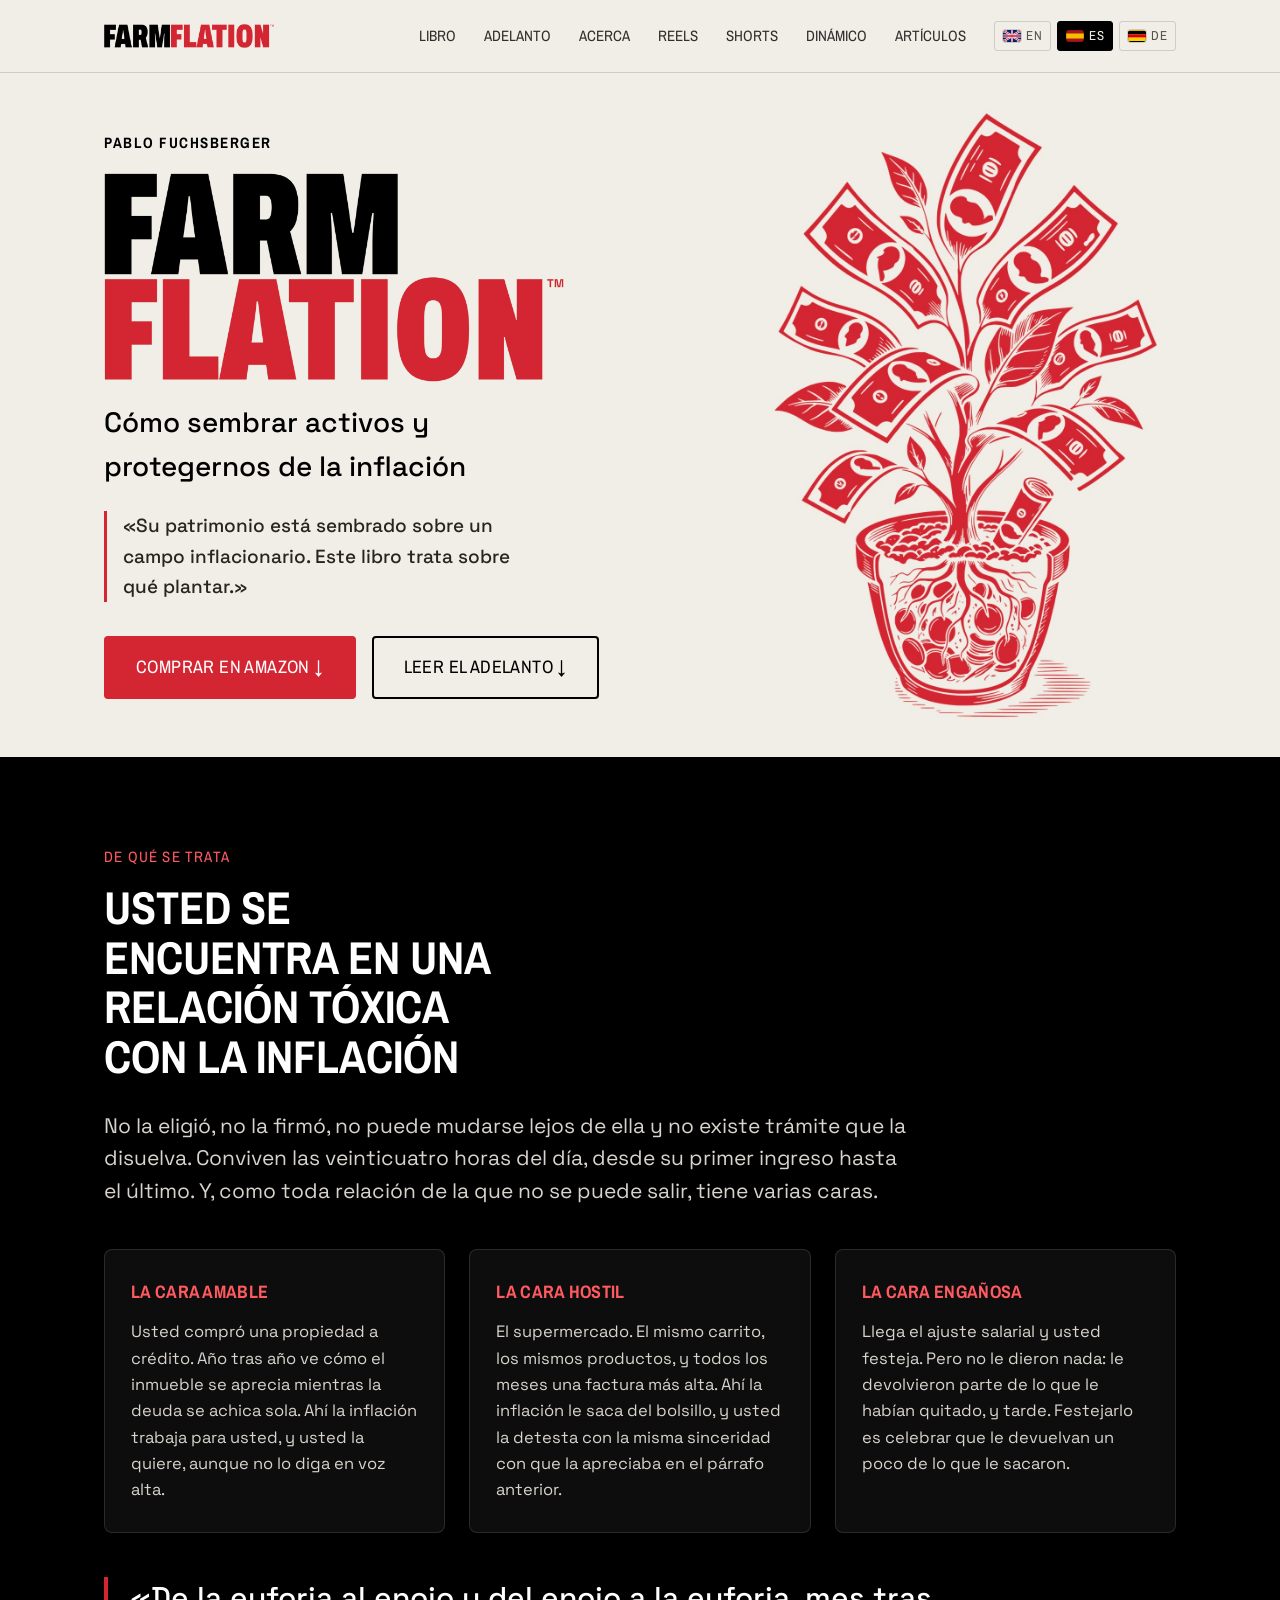
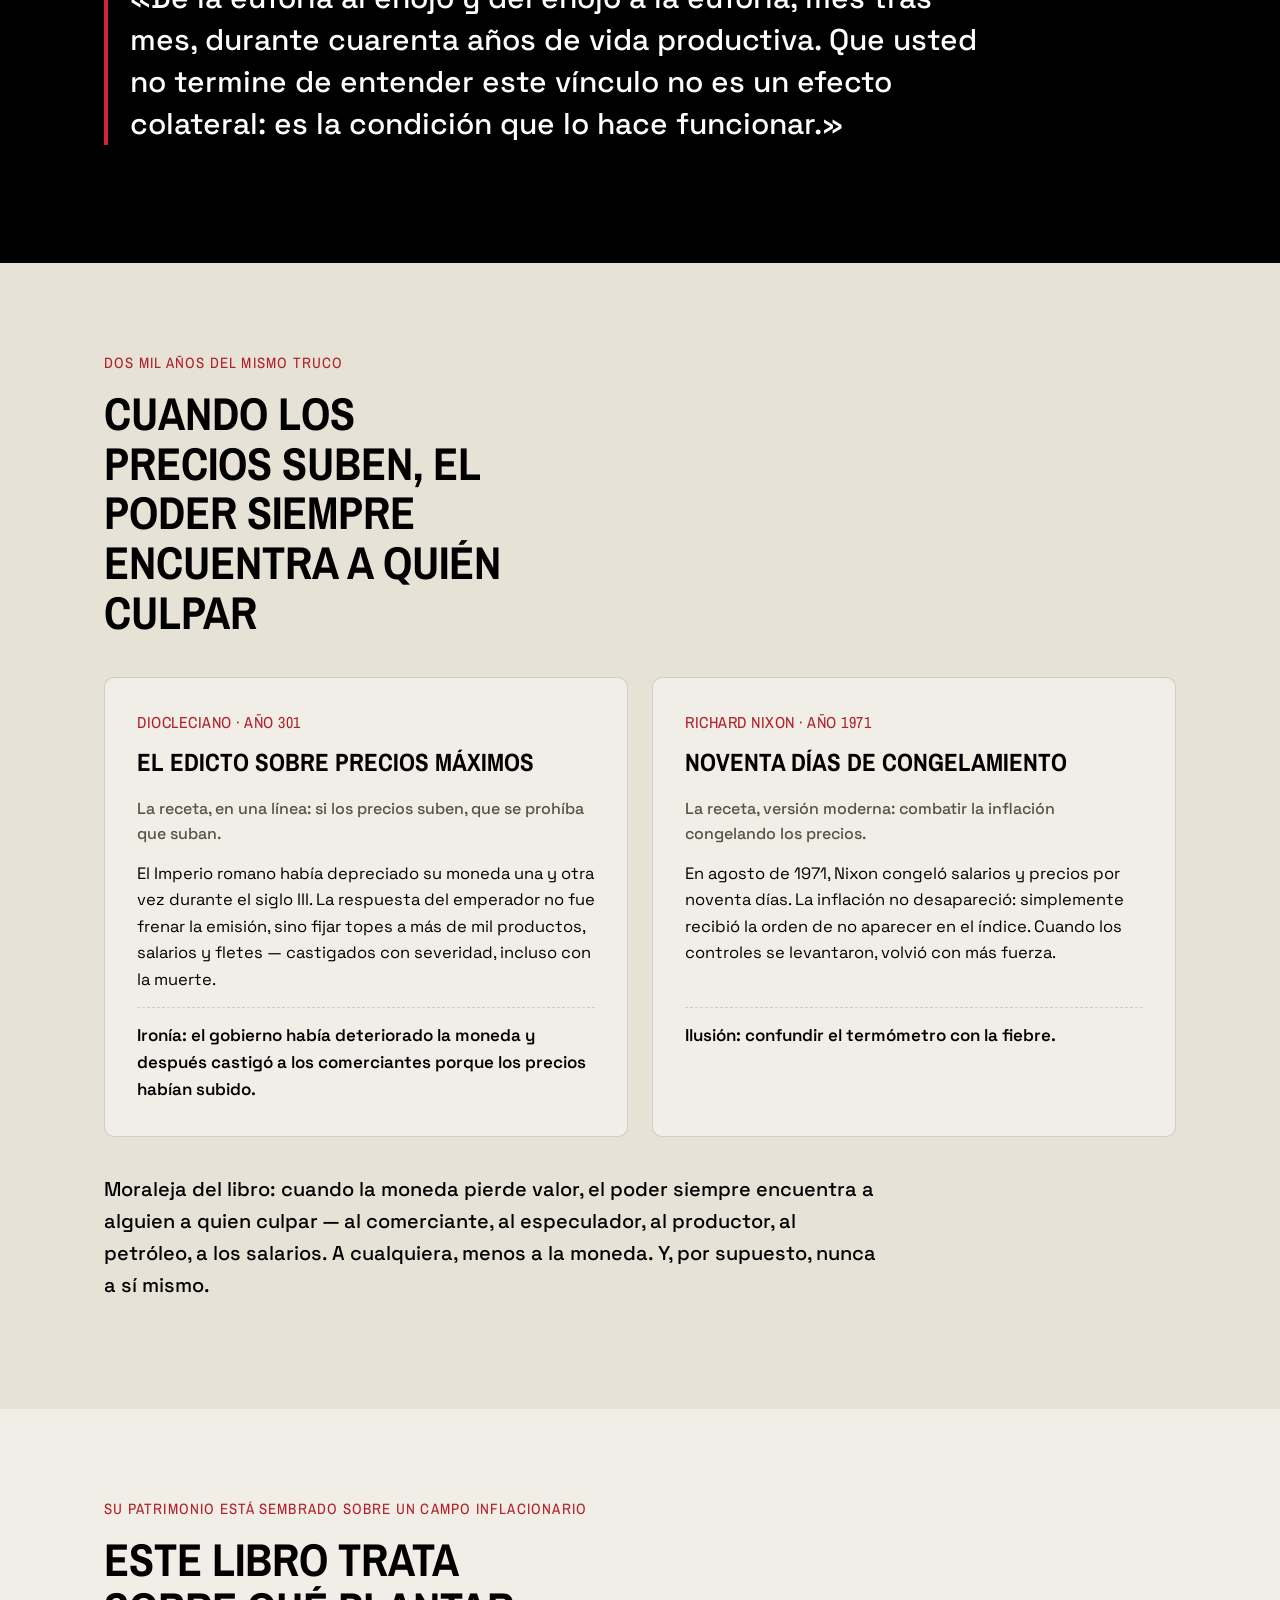
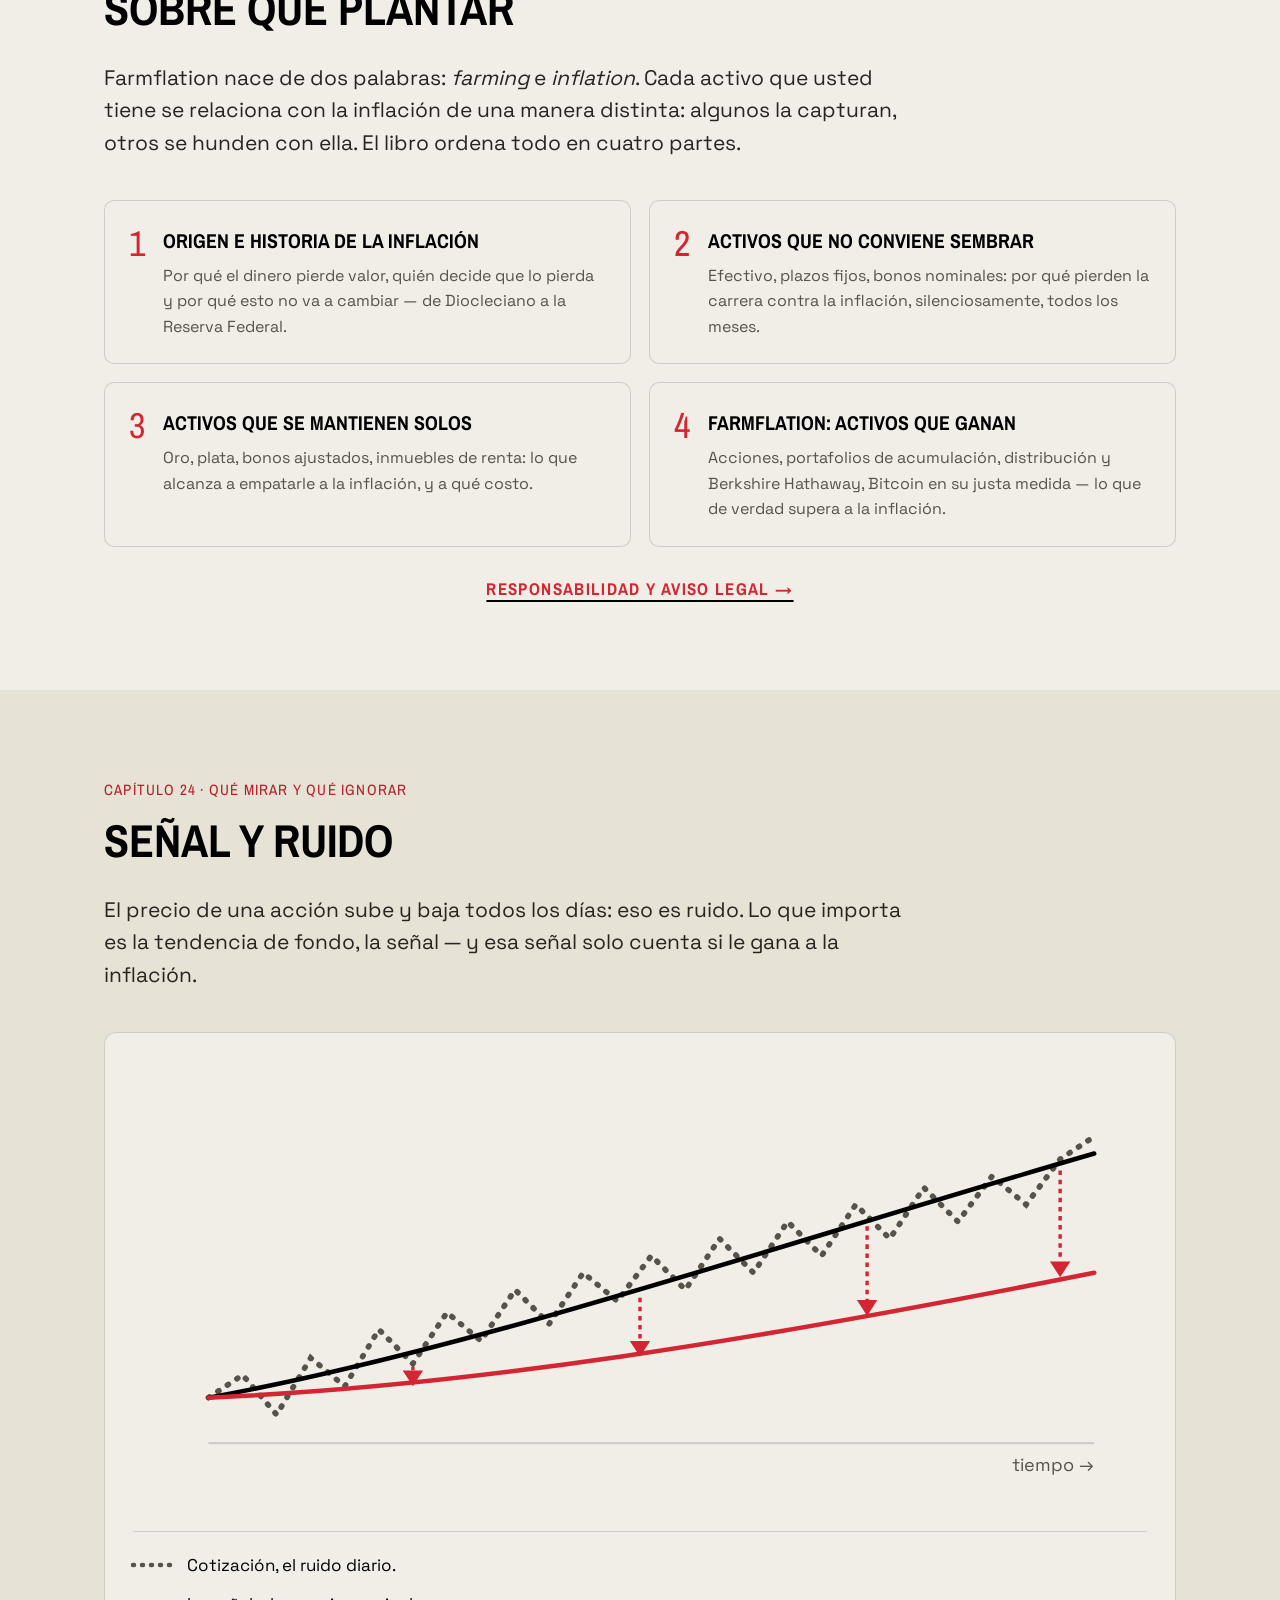
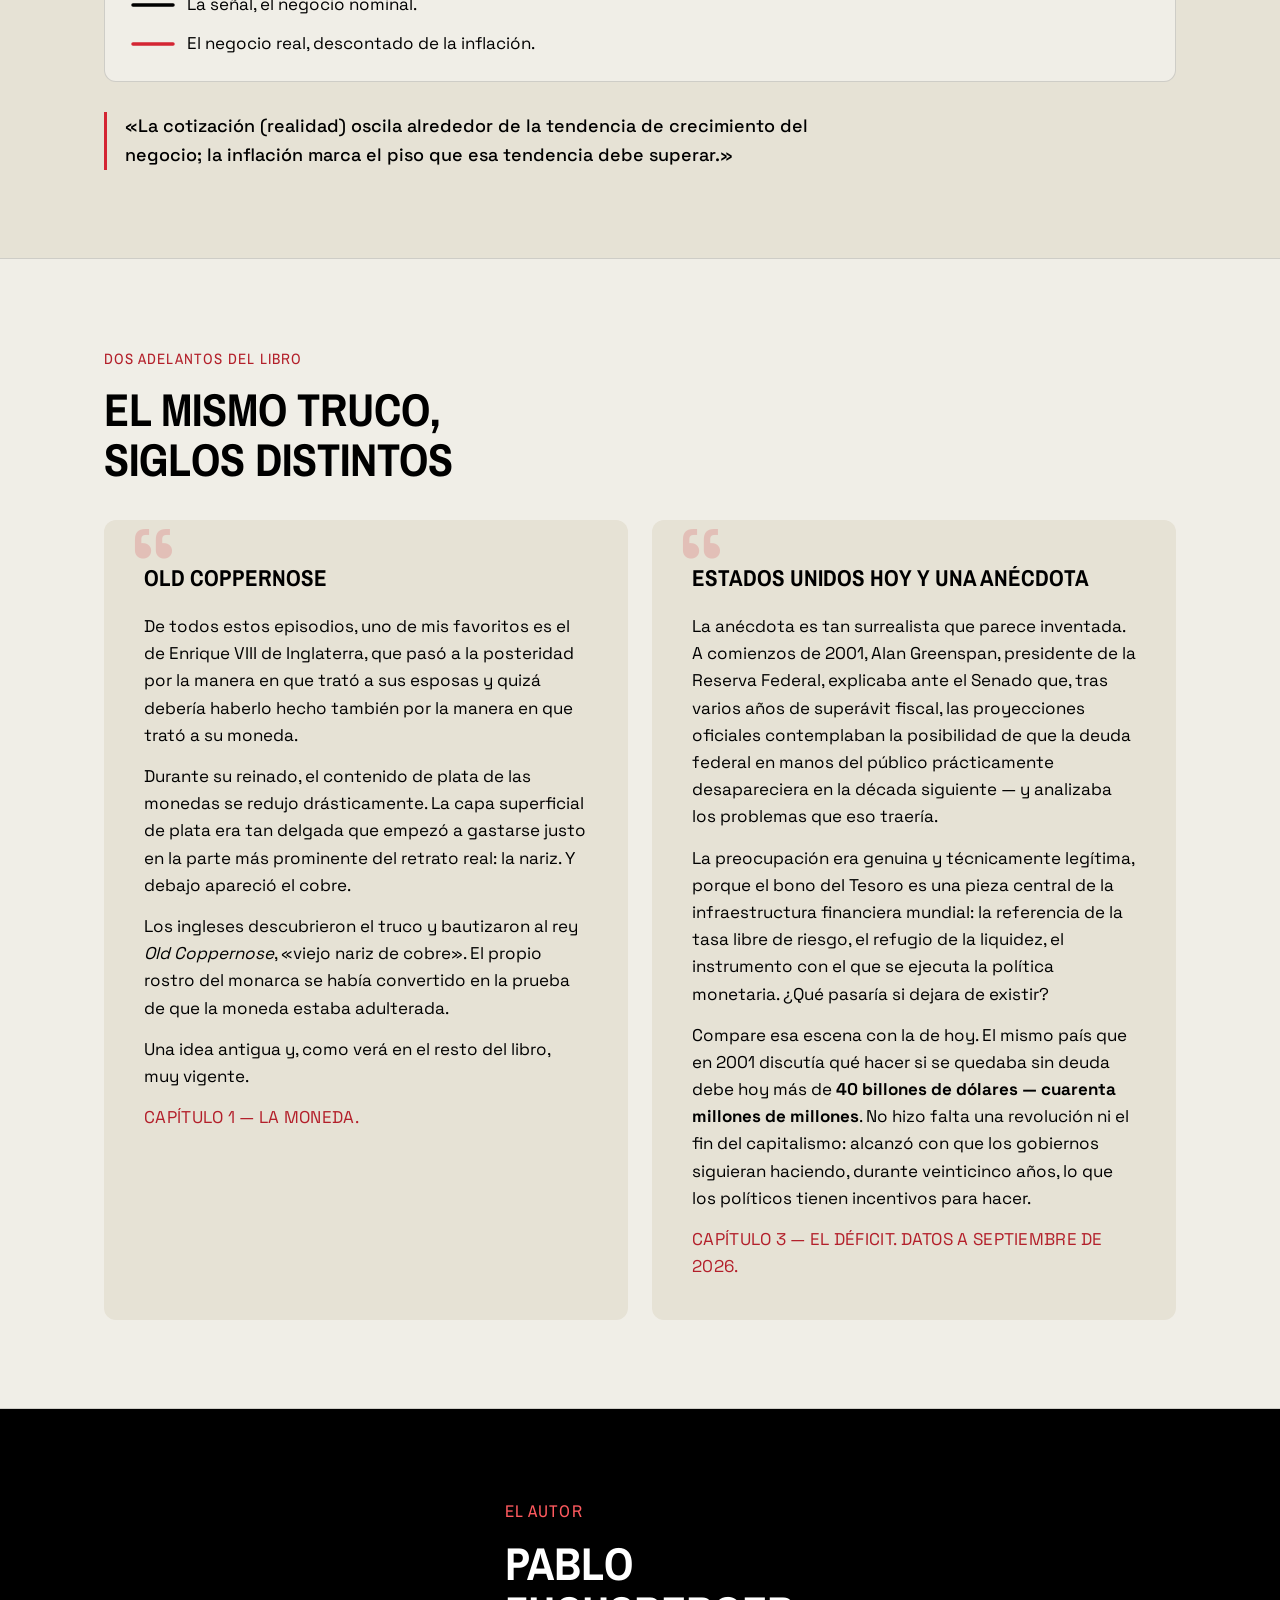
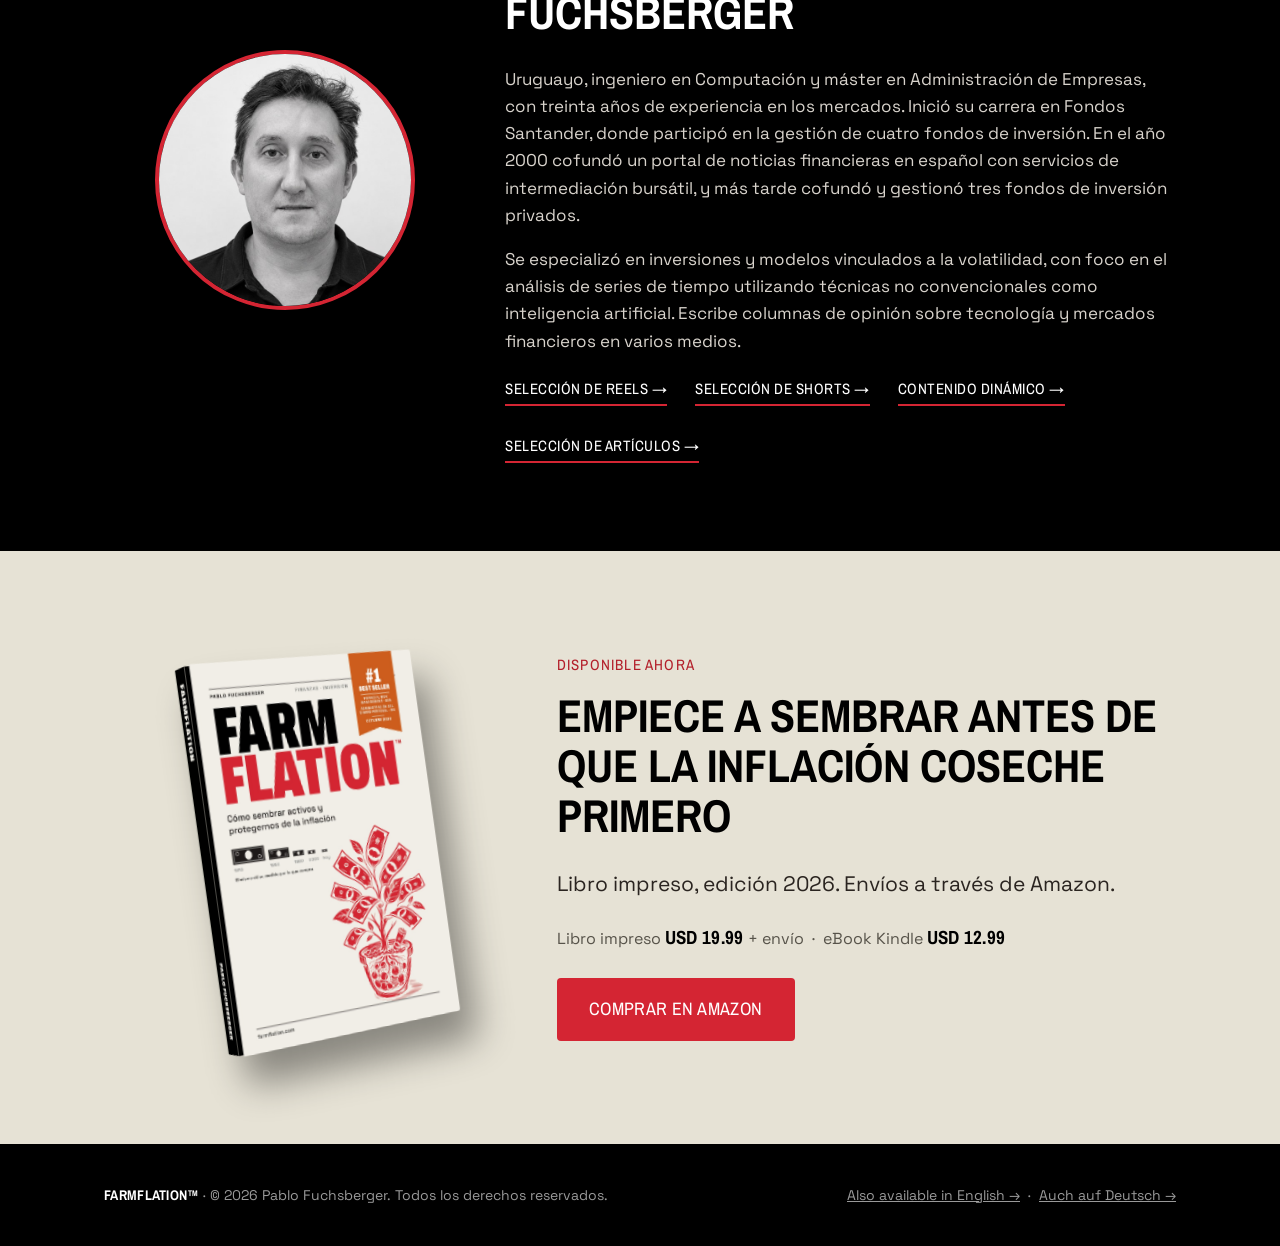
<file: es/index.html>
<!DOCTYPE html>
<html lang="es">
<head>
<meta charset="UTF-8">
<title>farmflation - Pablo Fuchsberger</title>
<meta name="viewport" content="width=device-width, initial-scale=1">
<meta name="description" content="Farmflation, el libro de Pablo Fuchsberger: por qué la inflación es una relación tóxica de la que no puede escapar, qué activos pierden, cuáles empatan y cuáles ganan. Disponible en Amazon por USD 19.99 + envío.">
<meta name="author" content="Pablo Fuchsberger">
<link rel="canonical" href="https://farmflation.com/es/">
<link rel="alternate" hreflang="en" href="https://farmflation.com/">
<link rel="alternate" hreflang="es" href="https://farmflation.com/es/">
<link rel="alternate" hreflang="de" href="https://farmflation.com/de/">
<link rel="alternate" hreflang="x-default" href="https://farmflation.com/">

<!-- Open Graph / Facebook / Instagram -->
<meta property="og:type" content="book">
<meta property="og:site_name" content="Farmflation">
<meta property="og:title" content="farmflation - Pablo Fuchsberger">
<meta property="og:description" content="Usted tiene una relación con la inflación que no eligió y no puede terminar. Este libro explica qué activos pierden, cuáles empatan y cuáles ganan. Por Pablo Fuchsberger.">
<meta property="og:url" content="https://farmflation.com/es/">
<meta property="og:image" content="https://farmflation.com/assets/img/og-image-es.jpg">
<meta property="og:image:width" content="1200">
<meta property="og:image:height" content="630">
<meta property="og:locale" content="es_ES">

<!-- Twitter -->
<meta name="twitter:card" content="summary_large_image">
<meta name="twitter:title" content="farmflation - Pablo Fuchsberger">
<meta name="twitter:description" content="Su patrimonio está sembrado sobre un campo inflacionario. Este libro trata sobre qué plantar.">
<meta name="twitter:image" content="https://farmflation.com/assets/img/og-image-es.jpg">

<!-- Favicons -->
<link rel="icon" type="image/png" sizes="32x32" href="../assets/img/favicon-32.png">
<link rel="icon" type="image/png" sizes="192x192" href="../assets/img/favicon-192.png">
<link rel="apple-touch-icon" href="../assets/img/apple-touch-icon.png">
<link rel="manifest" href="../site.webmanifest">
<meta name="theme-color" content="#d42533">

<link rel="preconnect" href="https://fonts.googleapis.com">
<link rel="preconnect" href="https://fonts.gstatic.com" crossorigin>
<link href="https://fonts.googleapis.com/css2?family=Archivo+Narrow:wght@400;500;600;700&family=Space+Grotesk:wght@400;500;600;700&display=swap" rel="stylesheet">
<link rel="stylesheet" href="../assets/css/style.css?v=44">

<script type="application/ld+json">
{
  "@context": "https://schema.org",
  "@type": "Book",
  "name": "Farmflation: Cómo sembrar activos y protegernos de la inflación",
  "author": {
    "@type": "Person",
    "name": "Pablo Fuchsberger"
  },
  "inLanguage": "es",
  "bookFormat": "https://schema.org/Paperback",
  "url": "https://farmflation.com/es/",
  "image": "https://farmflation.com/assets/img/book-cover-es.jpg",
  "offers": {
    "@type": "Offer",
    "priceCurrency": "USD",
    "price": "19.99",
    "availability": "https://schema.org/InStock",
    "url": "https://www.amazon.com/dp/B0HPBZM13K"
  }
}
</script>
</head>
<body>

<header class="site-header">
  <div class="wrap">
    <div class="brand">
      <a href="index.html" class="logo"><img src="../assets/img/farmflation-wordmark-inline.png" alt="Farmflation™" width="1200" height="169"></a>
    </div>
    <nav class="main-nav">
      <a class="nav-link" href="#relacion">Libro</a>
      <a class="nav-link" href="#adelanto">Adelanto</a>
      <a class="nav-link" href="#autor">Acerca</a>
      <a class="nav-link" href="https://www.instagram.com/farmflation/reels/" target="_blank" rel="noopener">Reels</a>
      <a class="nav-link" href="https://www.youtube.com/@farmflation/shorts" target="_blank" rel="noopener">Shorts</a>
      <a class="nav-link" href="dinamico.html">Dinámico</a>
      <a class="nav-link" href="articulos.html">Artículos</a>
      <div class="lang-switch" aria-label="Idioma">
        <a href="../index.html"><span class="flag-icon flag-gb"></span>EN</a>
        <span class="active"><span class="flag-icon flag-es"></span>ES</span>
        <a href="../de/index.html"><span class="flag-icon flag-de"></span>DE</a>
      </div>
    </nav>
  </div>
</header>

<main id="top">

  <!-- HERO -->
  <section class="hero">
    <div class="wrap">
      <div class="hero-copy">
        <p class="eyebrow">Pablo Fuchsberger</p>
        <h1 class="wordmark"><img src="../assets/img/farmflation-wordmark.png" alt="Farmflation™" width="1600" height="726"></h1>
        <p class="hero-sub">Cómo sembrar activos y<br>protegernos de la inflación</p>
        <p class="hero-tagline">«Su patrimonio está sembrado sobre un campo inflacionario. Este libro trata sobre qué plantar.»</p>
        <div class="hero-actions">
          <a href="#comprar" class="btn btn-on-red">Comprar en Amazon ↓</a>
          <a href="#adelanto" class="btn btn-outline">Leer el adelanto ↓</a>
        </div>
      </div>
      <div class="hero-art">
        <img src="../assets/img/hero-money-tree.jpg" alt="Ilustración de un árbol de billetes creciendo de una maceta con monedas y raíces, símbolo de Farmflation" width="900" height="1620" loading="eager">
      </div>
    </div>
  </section>

  <!-- RELACIÓN TÓXICA -->
  <section class="toxic" id="relacion">
    <div class="wrap">
      <p class="section-label">De qué se trata</p>
      <h2 class="section-title">Usted se encuentra en una relación tóxica con la inflación</h2>
      <p class="lede" style="color:#d8d3cc;">No la eligió, no la firmó, no puede mudarse lejos de ella y no existe trámite que la disuelva. Conviven las veinticuatro horas del día, desde su primer ingreso hasta el último. Y, como toda relación de la que no se puede salir, tiene varias caras.</p>

      <div class="toxic-grid">
        <div class="toxic-card">
          <p class="face">La cara amable</p>
          <p>Usted compró una propiedad a crédito. Año tras año ve cómo el inmueble se aprecia mientras la deuda se achica sola. Ahí la inflación trabaja para usted, y usted la quiere, aunque no lo diga en voz alta.</p>
        </div>
        <div class="toxic-card">
          <p class="face">La cara hostil</p>
          <p>El supermercado. El mismo carrito, los mismos productos, y todos los meses una factura más alta. Ahí la inflación le saca del bolsillo, y usted la detesta con la misma sinceridad con que la apreciaba en el párrafo anterior.</p>
        </div>
        <div class="toxic-card">
          <p class="face">La cara engañosa</p>
          <p>Llega el ajuste salarial y usted festeja. Pero no le dieron nada: le devolvieron parte de lo que le habían quitado, y tarde. Festejarlo es celebrar que le devuelvan un poco de lo que le sacaron.</p>
        </div>
      </div>

      <p class="toxic-quote">«De la euforia al enojo y del enojo a la euforia, mes tras mes, durante cuarenta años de vida productiva. Que usted no termine de entender este vínculo no es un efecto colateral: es la condición que lo hace funcionar.»</p>
    </div>
  </section>

  <!-- HISTORIA: DIOCLECIANO / NIXON -->
  <section class="history">
    <div class="wrap">
      <p class="section-label">Dos mil años del mismo truco</p>
      <h2 class="section-title">Cuando los precios suben, el poder siempre encuentra a quién culpar</h2>

      <div class="history-grid">
        <article class="history-card">
          <p class="year">Diocleciano · año 301</p>
          <h3>El Edicto sobre Precios Máximos</h3>
          <p class="recipe">La receta, en una línea: si los precios suben, que se prohíba que suban.</p>
          <p class="body-text">El Imperio romano había depreciado su moneda una y otra vez durante el siglo III. La respuesta del emperador no fue frenar la emisión, sino fijar topes a más de mil productos, salarios y fletes — castigados con severidad, incluso con la muerte.</p>
          <p class="moraleja">Ironía: el gobierno había deteriorado la moneda y después castigó a los comerciantes porque los precios habían subido.</p>
        </article>

        <article class="history-card">
          <p class="year">Richard Nixon · año 1971</p>
          <h3>Noventa días de congelamiento</h3>
          <p class="recipe">La receta, versión moderna: combatir la inflación congelando los precios.</p>
          <p class="body-text">En agosto de 1971, Nixon congeló salarios y precios por noventa días. La inflación no desapareció: simplemente recibió la orden de no aparecer en el índice. Cuando los controles se levantaron, volvió con más fuerza.<br><br></p>
          <p class="moraleja">Ilusión: confundir el termómetro con la fiebre.</p>
        </article>
      </div>

      <p class="history-footer">Moraleja del libro: cuando la moneda pierde valor, el poder siempre encuentra a alguien a quien culpar — al comerciante, al especulador, al productor, al petróleo, a los salarios. A cualquiera, menos a la moneda. Y, por supuesto, nunca a sí mismo.</p>
    </div>
  </section>

  <!-- QUÉ VAS A ENCONTRAR -->
  <section class="roadmap">
    <div class="wrap">
      <p class="section-label">Su patrimonio está sembrado sobre un campo inflacionario</p>
      <h2 class="section-title">Este libro trata sobre qué plantar</h2>
      <p class="lede">Farmflation nace de dos palabras: <em>farming</em> e <em>inflation</em>. Cada activo que usted tiene se relaciona con la inflación de una manera distinta: algunos la capturan, otros se hunden con ella. El libro ordena todo en cuatro partes.</p>

      <div class="roadmap-list">
        <div class="roadmap-item">
          <span class="roadmap-num">1</span>
          <div>
            <h3>Origen e historia de la inflación</h3>
            <p>Por qué el dinero pierde valor, quién decide que lo pierda y por qué esto no va a cambiar — de Diocleciano a la Reserva Federal.</p>
          </div>
        </div>
        <div class="roadmap-item">
          <span class="roadmap-num">2</span>
          <div>
            <h3>Activos que no conviene sembrar</h3>
            <p>Efectivo, plazos fijos, bonos nominales: por qué pierden la carrera contra la inflación, silenciosamente, todos los meses.</p>
          </div>
        </div>
        <div class="roadmap-item">
          <span class="roadmap-num">3</span>
          <div>
            <h3>Activos que se mantienen solos</h3>
            <p>Oro, plata, bonos ajustados, inmuebles de renta: lo que alcanza a empatarle a la inflación, y a qué costo.</p>
          </div>
        </div>
        <div class="roadmap-item">
          <span class="roadmap-num">4</span>
          <div>
            <h3>Farmflation: activos que ganan</h3>
            <p>Acciones, portafolios de acumulación, distribución y Berkshire Hathaway, Bitcoin en su justa medida — lo que de verdad supera a la inflación.</p>
          </div>
        </div>
      </div>
      <p class="roadmap-legal"><a href="aviso-legal.html">Responsabilidad y aviso legal →</a></p>
    </div>
  </section>

  <!-- SEÑAL Y RUIDO -->
  <section class="signal">
    <div class="wrap">
      <p class="section-label">Capítulo 24 · Qué mirar y qué ignorar</p>
      <h2 class="section-title">Señal y ruido</h2>
      <p class="lede">El precio de una acción sube y baja todos los días: eso es ruido. Lo que importa es la tendencia de fondo, la señal — y esa señal solo cuenta si le gana a la inflación.</p>

      <div class="signal-chart">
        <svg class="chart-main" viewBox="0 0 900 400" xmlns="http://www.w3.org/2000/svg" role="img" aria-labelledby="signalTitle signalDesc">
          <title id="signalTitle">Gráfico de señal y ruido</title>
          <desc id="signalDesc">Una línea de puntos gruesos representa el ruido de la cotización diaria. Una línea negra lisa representa la señal: el negocio nominal. Una línea roja, cada vez más abajo, representa ese mismo negocio en términos reales, descontada la inflación, con flechas que muestran cuánto le resta la inflación con el paso del tiempo.</desc>

          <!-- eje de tiempo -->
          <line x1="70" y1="340" x2="850" y2="340" stroke="var(--line)" stroke-width="2"></line>
          <text x="850" y="365" text-anchor="end" font-family="'Space Grotesk', sans-serif" font-size="16" fill="var(--gray)">tiempo →</text>

          <!-- cotización: el ruido diario -->
          <polyline points="70,300 100,280 130,315 160,265 190,290 220,240 250,270 280,225 310,250 340,205 370,235 400,190 430,215 460,175 490,205 520,160 550,190 580,145 610,175 640,130 670,160 700,115 730,145 760,105 790,130 820,90 850,70"
            fill="none" stroke="var(--gray)" stroke-width="5" stroke-dasharray="1 9" stroke-linecap="round"></polyline>

          <!-- señal: el negocio nominal -->
          <path d="M70,300 C300,258 550,172 850,85" fill="none" stroke="var(--ink)" stroke-width="4" stroke-linecap="round"></path>

          <!-- el negocio real, descontada la inflación -->
          <path d="M70,300 C300,290 550,250 850,190" fill="none" stroke="var(--red)" stroke-width="4" stroke-linecap="round"></path>

          <!-- flechas: lo que la inflación le resta al negocio nominal -->
          <line x1="250" y1="273" x2="250" y2="276" stroke="var(--red)" stroke-width="3" stroke-dasharray="4 4"></line>
          <polygon points="241,276 259,276 250,290" fill="var(--red)"></polygon>

          <line x1="450" y1="212" x2="450" y2="250" stroke="var(--red)" stroke-width="3" stroke-dasharray="4 4"></line>
          <polygon points="441,250 459,250 450,264" fill="var(--red)"></polygon>

          <line x1="650" y1="149" x2="650" y2="214" stroke="var(--red)" stroke-width="3" stroke-dasharray="4 4"></line>
          <polygon points="641,214 659,214 650,228" fill="var(--red)"></polygon>

          <line x1="820" y1="100" x2="820" y2="180" stroke="var(--red)" stroke-width="3" stroke-dasharray="4 4"></line>
          <polygon points="811,180 829,180 820,194" fill="var(--red)"></polygon>
        </svg>

        <div class="signal-legend">
          <div class="legend-item"><svg class="legend-icon" viewBox="0 0 40 10"><line x1="0" y1="5" x2="40" y2="5" stroke="var(--gray)" stroke-width="4.5" stroke-dasharray="1 8" stroke-linecap="round"></line></svg> Cotización, el ruido diario.</div>
          <div class="legend-item"><svg class="legend-icon" viewBox="0 0 40 10"><line x1="0" y1="5" x2="40" y2="5" stroke="var(--ink)" stroke-width="3.5" stroke-linecap="round"></line></svg> La señal, el negocio nominal.</div>
          <div class="legend-item"><svg class="legend-icon" viewBox="0 0 40 10"><line x1="0" y1="5" x2="40" y2="5" stroke="var(--red)" stroke-width="3.5" stroke-linecap="round"></line></svg> El negocio real, descontado de la inflación.</div>
        </div>
      </div>

      <p class="signal-caption">«La cotización (realidad) oscila alrededor de la tendencia de crecimiento del negocio; la inflación marca el piso que esa tendencia debe superar.»</p>
    </div>
  </section>

  <!-- ADELANTO -->
  <section class="excerpt" id="adelanto">
    <div class="wrap">
      <p class="section-label">Dos adelantos del libro</p>
      <h2 class="section-title">El mismo truco, siglos distintos</h2>

      <div class="excerpt-grid">
      <div class="excerpt-box">
        <h3>Old Coppernose</h3>
        <p>De todos estos episodios, uno de mis favoritos es el de Enrique VIII de Inglaterra, que pasó a la posteridad por la manera en que trató a sus esposas y quizá debería haberlo hecho también por la manera en que trató a su moneda.</p>
        <p>Durante su reinado, el contenido de plata de las monedas se redujo drásticamente. La capa superficial de plata era tan delgada que empezó a gastarse justo en la parte más prominente del retrato real: la nariz. Y debajo apareció el cobre.</p>
        <p>Los ingleses descubrieron el truco y bautizaron al rey <em>Old Coppernose</em>, «viejo nariz de cobre». El propio rostro del monarca se había convertido en la prueba de que la moneda estaba adulterada.</p>
        <p>Una idea antigua y, como verá en el resto del libro, muy vigente.</p>
        <p class="excerpt-more">Capítulo 1 — La moneda.</p>
      </div>

      <div class="excerpt-box">
        <h3>Estados Unidos hoy y una anécdota</h3>
        <p>La anécdota es tan surrealista que parece inventada. A comienzos de 2001, Alan Greenspan, presidente de la Reserva Federal, explicaba ante el Senado que, tras varios años de superávit fiscal, las proyecciones oficiales contemplaban la posibilidad de que la deuda federal en manos del público prácticamente desapareciera en la década siguiente — y analizaba los problemas que eso traería.</p>
        <p>La preocupación era genuina y técnicamente legítima, porque el bono del Tesoro es una pieza central de la infraestructura financiera mundial: la referencia de la tasa libre de riesgo, el refugio de la liquidez, el instrumento con el que se ejecuta la política monetaria. ¿Qué pasaría si dejara de existir?</p>
        <p>Compare esa escena con la de hoy. El mismo país que en 2001 discutía qué hacer si se quedaba sin deuda debe hoy más de <strong>40 billones de dólares — cuarenta millones de millones</strong>. No hizo falta una revolución ni el fin del capitalismo: alcanzó con que los gobiernos siguieran haciendo, durante veinticinco años, lo que los políticos tienen incentivos para hacer.</p>
        <p class="excerpt-more">Capítulo 3 — El déficit. Datos a septiembre de 2026.</p>
      </div>
      </div>
    </div>
  </section>

  <!-- AUTOR -->
  <section class="author" id="autor">
    <div class="wrap">
      <img class="author-badge" src="../assets/img/autor.jpg" alt="Pablo Fuchsberger, autor de Farmflation">
      <div>
        <p class="section-label">El autor</p>
        <h2 class="section-title">Pablo Fuchsberger</h2>
        <p>Uruguayo, ingeniero en Computación y máster en Administración de Empresas, con treinta años de experiencia en los mercados. Inició su carrera en Fondos Santander, donde participó en la gestión de cuatro fondos de inversión. En el año 2000 cofundó un portal de noticias financieras en español con servicios de intermediación bursátil, y más tarde cofundó y gestionó tres fondos de inversión privados.</p>
        <p>Se especializó en inversiones y modelos vinculados a la volatilidad, con foco en el análisis de series de tiempo utilizando técnicas no convencionales como inteligencia artificial. Escribe columnas de opinión sobre tecnología y mercados financieros en varios medios.</p>
        <div class="author-links">
          <a href="https://www.instagram.com/farmflation/reels/" target="_blank" rel="noopener" class="author-articles-link">Selección de Reels →</a>
          <a href="https://www.youtube.com/@farmflation/shorts" target="_blank" rel="noopener" class="author-articles-link">Selección de Shorts →</a>
          <a href="dinamico.html" class="author-articles-link">Contenido Dinámico →</a>
          <a href="articulos.html" class="author-articles-link">Selección de artículos →</a>
        </div>
      </div>
    </div>
  </section>

  <!-- CTA FINAL -->
  <section class="final-cta" id="comprar">
    <div class="wrap">
      <div>
        <div class="book-3d" role="img" aria-label="Tapa del libro Farmflation, de Pablo Fuchsberger">
          <div class="book-3d-inner">
            <div class="book-3d-face book-3d-spine" style="background-image:url('../assets/img/book-cover-es-spine.jpg?v=2')"></div>
            <div class="book-3d-face book-3d-cover" style="background-image:url('../assets/img/book-cover-es.jpg?v=2')"></div>
          </div>
        </div>
      </div>
      <div>
        <p class="section-label">Disponible ahora</p>
        <h2 class="section-title">Empiece a sembrar antes de que la inflación coseche primero</h2>
        <p class="lede">Libro impreso, edición 2026. Envíos a través de Amazon.</p>
        <p class="price-tag">Libro impreso <strong>USD 19.99</strong> + envío &nbsp;·&nbsp; eBook Kindle <strong>USD 12.99</strong></p>
        <div class="hero-actions">
          <a id="amazon-btn" href="https://www.amazon.com/dp/B0HPBZM13K" target="_blank" rel="noopener" class="btn btn-on-red">Comprar en Amazon</a>
        </div>
      </div>
    </div>
  </section>

</main>

<footer class="site-footer">
  <div class="wrap">
    <span><strong>Farmflation™</strong> · © 2026 Pablo Fuchsberger. Todos los derechos reservados.</span>
    <span><a href="../index.html" style="color:inherit;">Also available in English →</a> &nbsp;·&nbsp; <a href="../de/index.html" style="color:inherit;">Auch auf Deutsch →</a></span>
  </div>
</footer>

</body>
</html>
</file>
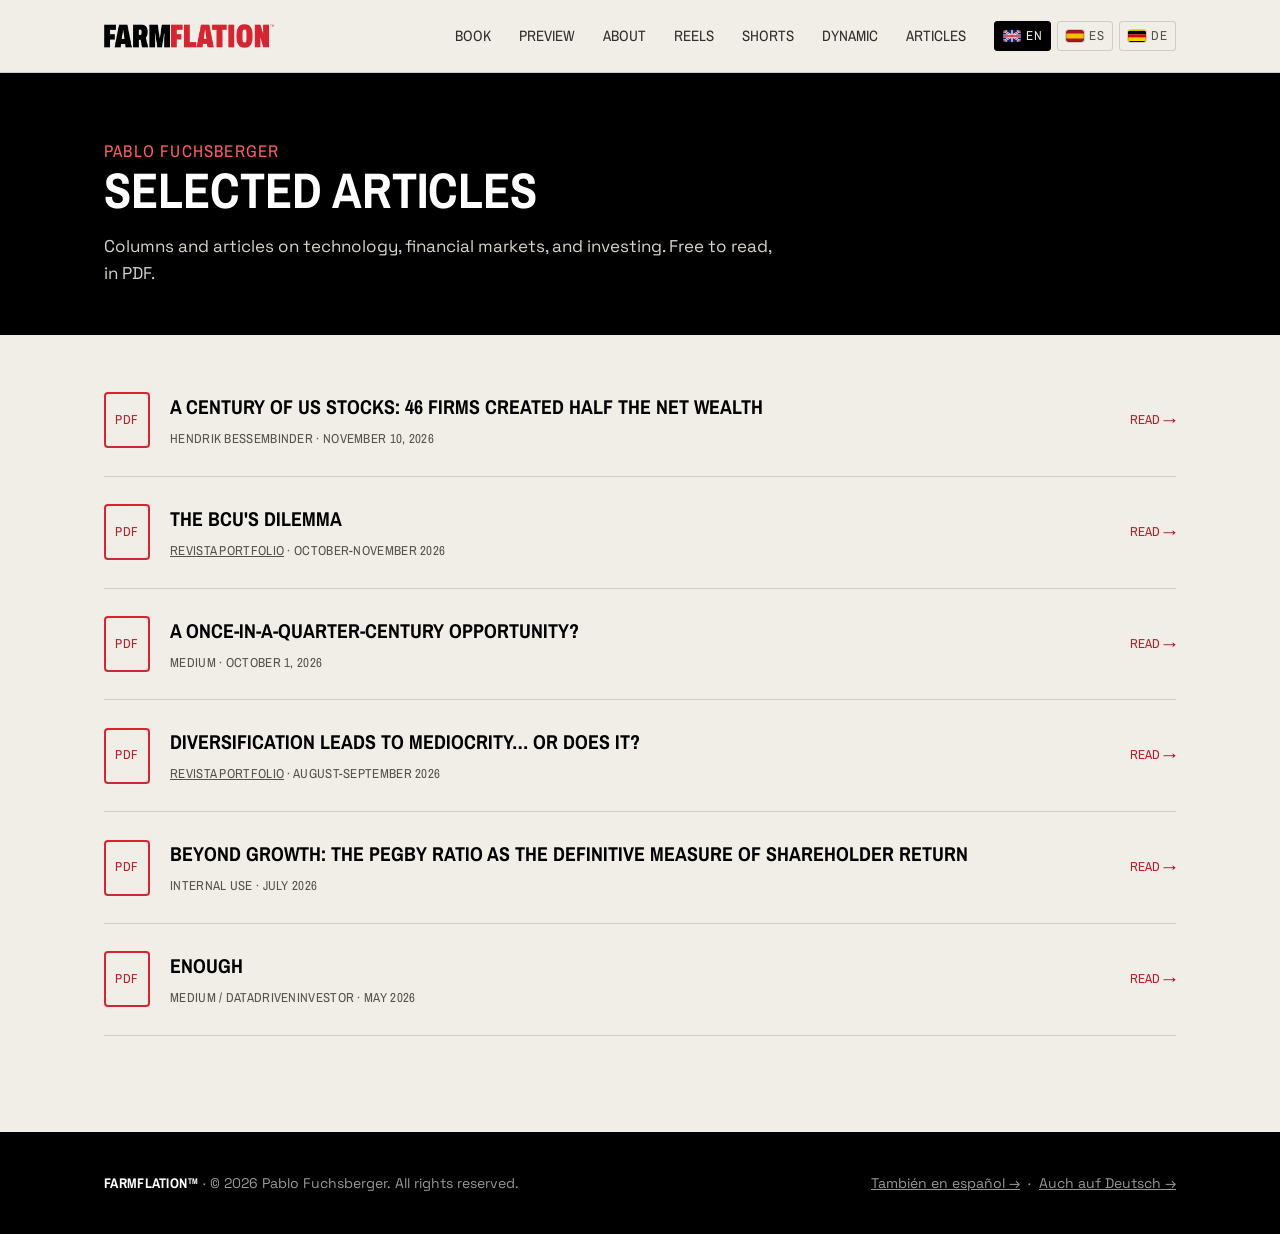
<file: articles.html>
<!DOCTYPE html>
<html lang="en">
<head>
<meta charset="UTF-8">
<title>Selected Articles — farmflation - Pablo Fuchsberger</title>
<meta name="viewport" content="width=device-width, initial-scale=1">
<meta name="description" content="A selection of columns and articles by Pablo Fuchsberger on technology, financial markets, and investing, free to read in PDF.">
<meta name="author" content="Pablo Fuchsberger">
<link rel="canonical" href="https://farmflation.com/articles.html">
<link rel="alternate" hreflang="en" href="https://farmflation.com/articles.html">
<link rel="alternate" hreflang="es" href="https://farmflation.com/es/articulos.html">
<link rel="alternate" hreflang="de" href="https://farmflation.com/de/artikel.html">
<link rel="alternate" hreflang="x-default" href="https://farmflation.com/articles.html">
<meta name="robots" content="noindex">

<!-- Favicons -->
<link rel="icon" type="image/png" sizes="32x32" href="assets/img/favicon-32.png">
<link rel="icon" type="image/png" sizes="192x192" href="assets/img/favicon-192.png">
<link rel="apple-touch-icon" href="assets/img/apple-touch-icon.png">
<link rel="manifest" href="site.webmanifest">
<meta name="theme-color" content="#d42533">

<link rel="preconnect" href="https://fonts.googleapis.com">
<link rel="preconnect" href="https://fonts.gstatic.com" crossorigin>
<link href="https://fonts.googleapis.com/css2?family=Archivo+Narrow:wght@400;500;600;700&family=Space+Grotesk:wght@400;500;600;700&display=swap" rel="stylesheet">
<link rel="stylesheet" href="assets/css/style.css?v=44">
</head>
<body>

<header class="site-header">
  <div class="wrap">
    <div class="brand">
      <a href="index.html" class="logo"><img src="assets/img/farmflation-wordmark-inline.png" alt="Farmflation™" width="1200" height="169"></a>
    </div>
    <nav class="main-nav">
      <a class="nav-link" href="index.html#relacion">Book</a>
      <a class="nav-link" href="index.html#adelanto">Preview</a>
      <a class="nav-link" href="index.html#autor">About</a>
      <a class="nav-link" href="https://www.instagram.com/farmflation/reels/" target="_blank" rel="noopener">Reels</a>
      <a class="nav-link" href="https://www.youtube.com/@farmflation/shorts" target="_blank" rel="noopener">Shorts</a>
      <a class="nav-link" href="dynamic.html">Dynamic</a>
      <a class="nav-link" href="articles.html">Articles</a>
      <div class="lang-switch" aria-label="Language">
        <span class="active"><span class="flag-icon flag-gb"></span>EN</span>
        <a href="es/articulos.html"><span class="flag-icon flag-es"></span>ES</a>
        <a href="de/artikel.html"><span class="flag-icon flag-de"></span>DE</a>
      </div>
    </nav>
  </div>
</header>

<main>

  <section class="page-header">
    <div class="wrap">
      <p class="section-label">Pablo Fuchsberger</p>
      <h1 class="section-title">Selected Articles</h1>
      <p>Columns and articles on technology, financial markets, and investing. Free to read, in PDF.</p>
    </div>
  </section>

  <section class="articles-list">
    <div class="wrap">
      <!-- ARTICULOS_START -->
      <a class="article-item" href="assets/pdf/EN/bessembinder-2026.pdf" target="_blank" rel="noopener">
        <span class="article-icon">PDF</span>
        <span class="article-body">
          <h3>A century of US stocks: 46 firms created half the net wealth</h3>
          <p class="article-pub">Hendrik Bessembinder · November 10, 2026</p>
        </span>
        <span class="article-meta">Read →</span>
      </a>
      <div class="article-item">
        <a class="article-item-stretched-link" href="assets/pdf/EN/bcu.pdf" target="_blank" rel="noopener" aria-label="The BCU's Dilemma"></a>
        <span class="article-icon">PDF</span>
        <span class="article-body">
          <h3>The BCU's Dilemma</h3>
          <p class="article-pub"><a href="https://www.revistaportfolio.com/" target="_blank" rel="noopener">Revista Portfolio</a> · October-November 2026</p>
        </span>
        <span class="article-meta">Read →</span>
      </div>
      <a class="article-item" href="assets/pdf/EN/30yield.pdf" target="_blank" rel="noopener">
        <span class="article-icon">PDF</span>
        <span class="article-body">
          <h3>A Once-in-a-Quarter-Century Opportunity?</h3>
          <p class="article-pub">Medium · October 1, 2026</p>
        </span>
        <span class="article-meta">Read →</span>
      </a>
      <div class="article-item">
        <a class="article-item-stretched-link" href="assets/pdf/EN/diversification.pdf" target="_blank" rel="noopener" aria-label="Diversification leads to mediocrity… or does it?"></a>
        <span class="article-icon">PDF</span>
        <span class="article-body">
          <h3>Diversification leads to mediocrity… or does it?</h3>
          <p class="article-pub"><a href="https://www.revistaportfolio.com/" target="_blank" rel="noopener">Revista Portfolio</a> · August-September 2026</p>
        </span>
        <span class="article-meta">Read →</span>
      </div>
      <a class="article-item" href="assets/pdf/EN/pegby.pdf" target="_blank" rel="noopener">
        <span class="article-icon">PDF</span>
        <span class="article-body">
          <h3>Beyond Growth: The PEGBY Ratio as the Definitive Measure of Shareholder Return</h3>
          <p class="article-pub">Internal use · July 2026</p>
        </span>
        <span class="article-meta">Read →</span>
      </a>
      <a class="article-item" href="assets/pdf/EN/enough.pdf" target="_blank" rel="noopener">
        <span class="article-icon">PDF</span>
        <span class="article-body">
          <h3>Enough</h3>
          <p class="article-pub">Medium / DataDrivenInvestor · May 2026</p>
        </span>
        <span class="article-meta">Read →</span>
      </a>
      <!-- ARTICULOS_END -->
    </div>
  </section>

</main>

<footer class="site-footer">
  <div class="wrap">
    <span><strong>Farmflation™</strong> · © 2026 Pablo Fuchsberger. All rights reserved.</span>
    <span><a href="es/articulos.html" style="color:inherit;">También en español →</a> &nbsp;·&nbsp; <a href="de/artikel.html" style="color:inherit;">Auch auf Deutsch →</a></span>
  </div>
</footer>

</body>
</html>
</file>
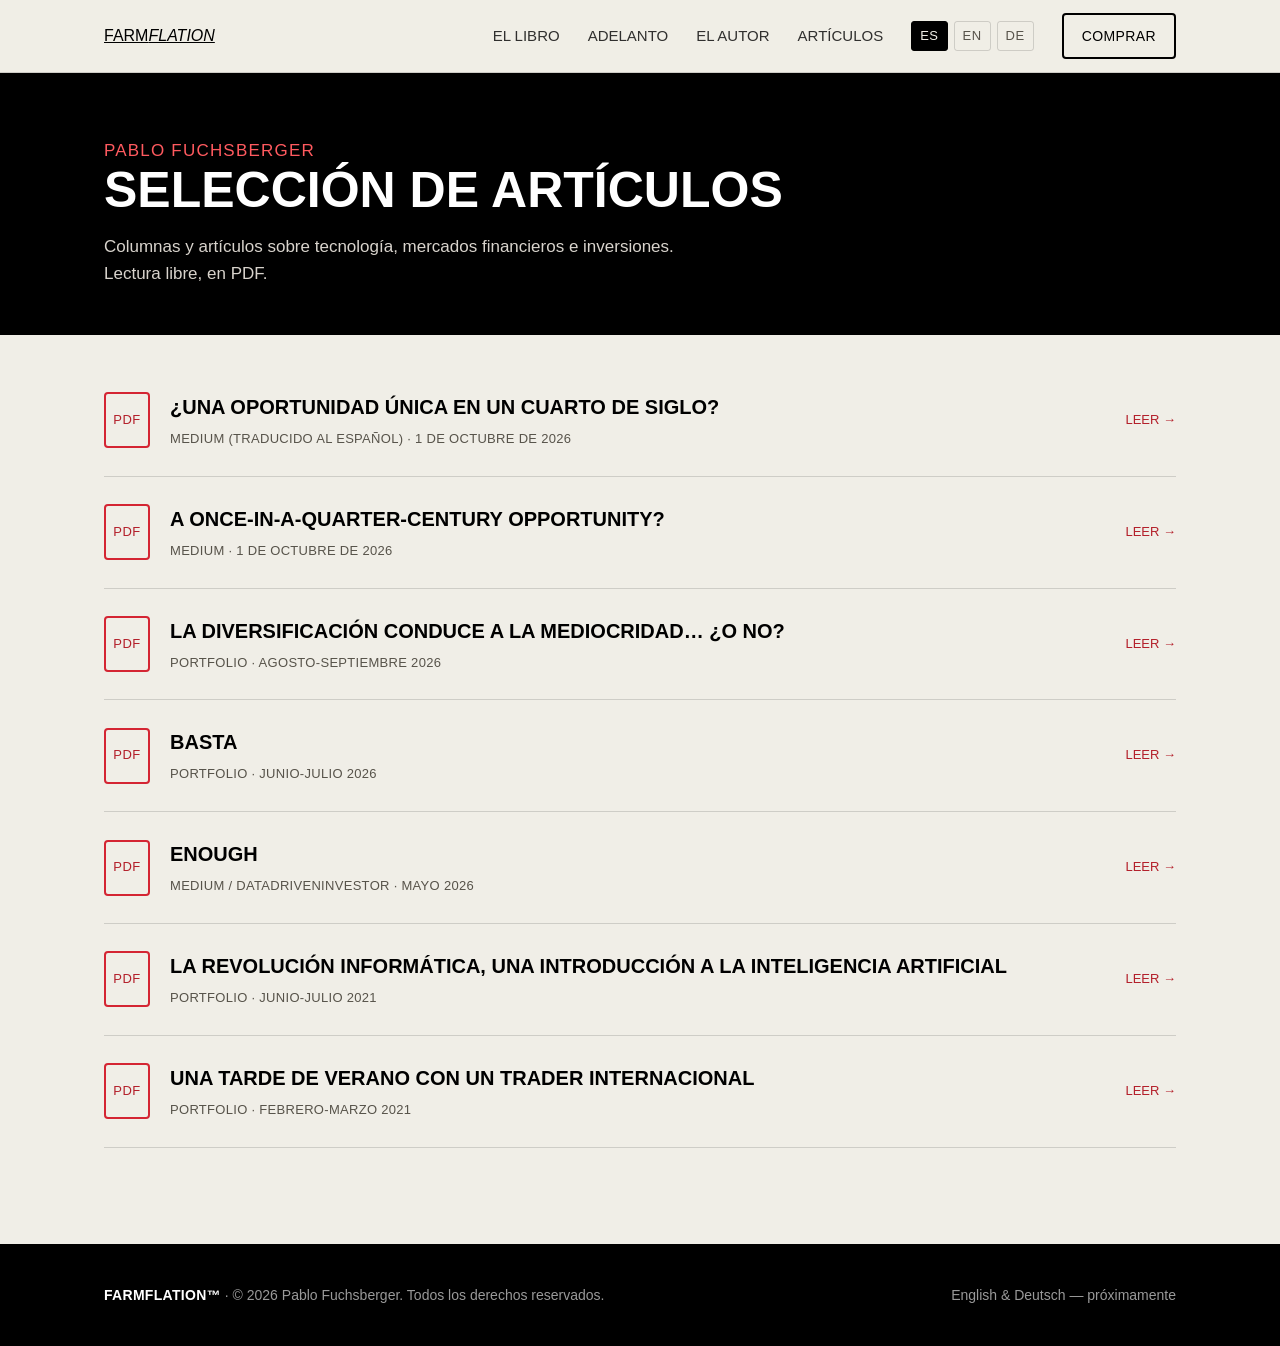
<file: articulos.html>
<!DOCTYPE html>
<html lang="es">
<head>
<meta charset="UTF-8">
<title>Selección de artículos — Farmflation | Pablo Fuchsberger</title>
<meta name="viewport" content="width=device-width, initial-scale=1">
<meta name="description" content="Una selección de columnas y artículos de Pablo Fuchsberger sobre tecnología, mercados financieros e inversiones, en PDF de lectura libre.">
<meta name="author" content="Pablo Fuchsberger">
<link rel="canonical" href="https://farmflation.com/articulos.html">
<meta name="robots" content="noindex">

<!-- Favicons -->
<link rel="icon" type="image/png" sizes="32x32" href="assets/img/favicon-32.png">
<link rel="icon" type="image/png" sizes="192x192" href="assets/img/favicon-192.png">
<link rel="apple-touch-icon" href="assets/img/apple-touch-icon.png">
<link rel="manifest" href="site.webmanifest">
<meta name="theme-color" content="#c8030a">

<link rel="preconnect" href="https://fonts.googleapis.com">
<link rel="preconnect" href="https://fonts.gstatic.com" crossorigin>
<link href="https://fonts.googleapis.com/css2?family=EB+Garamond:ital,wght@0,400;0,500;0,600;0,700;1,400;1,500;1,600;1,700&family=Anton&display=swap" rel="stylesheet">
<link rel="stylesheet" href="assets/css/style.css?v=16">
</head>
<body>

<header class="site-header">
  <div class="wrap">
    <a href="index.html" class="logo">FARM<em>FLATION</em></a>
    <nav class="main-nav">
      <a class="nav-link" href="index.html#relacion">El libro</a>
      <a class="nav-link" href="index.html#adelanto">Adelanto</a>
      <a class="nav-link" href="index.html#autor">El autor</a>
      <a class="nav-link" href="articulos.html">Artículos</a>
      <div class="lang-switch" aria-label="Idioma">
        <span class="active">ES</span>
        <span title="Próximamente">EN</span>
        <span title="Próximamente">DE</span>
      </div>
      <a class="btn btn-outline header-cta" style="padding:10px 18px;font-size:14px;" href="index.html#comprar">Comprar</a>
    </nav>
  </div>
</header>

<main>

  <section class="page-header">
    <div class="wrap">
      <p class="section-label">Pablo Fuchsberger</p>
      <h1 class="section-title">Selección de artículos</h1>
      <p>Columnas y artículos sobre tecnología, mercados financieros e inversiones. Lectura libre, en PDF.</p>
    </div>
  </section>

  <section class="articles-list">
    <div class="wrap">
      <!-- ARTICULOS_START -->
      <a class="article-item" href="assets/pdf/30yield_es.pdf" target="_blank" rel="noopener">
        <span class="article-icon">PDF</span>
        <span class="article-body">
          <h3>¿Una oportunidad única en un cuarto de siglo?</h3>
          <p class="article-pub">Medium (traducido al español) · 1 de octubre de 2026</p>
        </span>
        <span class="article-meta">Leer →</span>
      </a>
      <a class="article-item" href="assets/pdf/30yield.pdf" target="_blank" rel="noopener">
        <span class="article-icon">PDF</span>
        <span class="article-body">
          <h3>A Once-in-a-Quarter-Century Opportunity?</h3>
          <p class="article-pub">Medium · 1 de octubre de 2026</p>
        </span>
        <span class="article-meta">Leer →</span>
      </a>
      <a class="article-item" href="assets/pdf/diversificacion.pdf" target="_blank" rel="noopener">
        <span class="article-icon">PDF</span>
        <span class="article-body">
          <h3>La diversificación conduce a la mediocridad… ¿o no?</h3>
          <p class="article-pub">Portfolio · Agosto-Septiembre 2026</p>
        </span>
        <span class="article-meta">Leer →</span>
      </a>
      <a class="article-item" href="assets/pdf/basta.pdf" target="_blank" rel="noopener">
        <span class="article-icon">PDF</span>
        <span class="article-body">
          <h3>Basta</h3>
          <p class="article-pub">Portfolio · Junio-Julio 2026</p>
        </span>
        <span class="article-meta">Leer →</span>
      </a>
      <a class="article-item" href="assets/pdf/enough.pdf" target="_blank" rel="noopener">
        <span class="article-icon">PDF</span>
        <span class="article-body">
          <h3>Enough</h3>
          <p class="article-pub">Medium / DataDrivenInvestor · Mayo 2026</p>
        </span>
        <span class="article-meta">Leer →</span>
      </a>
      <a class="article-item" href="assets/pdf/ai_intro.pdf" target="_blank" rel="noopener">
        <span class="article-icon">PDF</span>
        <span class="article-body">
          <h3>La revolución informática, una introducción a la Inteligencia artificial</h3>
          <p class="article-pub">Portfolio · Junio-Julio 2021</p>
        </span>
        <span class="article-meta">Leer →</span>
      </a>
      <a class="article-item" href="assets/pdf/trader.pdf" target="_blank" rel="noopener">
        <span class="article-icon">PDF</span>
        <span class="article-body">
          <h3>Una tarde de verano con un trader internacional</h3>
          <p class="article-pub">Portfolio · Febrero-Marzo 2021</p>
        </span>
        <span class="article-meta">Leer →</span>
      </a>
      <!-- ARTICULOS_END -->
    </div>
  </section>

</main>

<footer class="site-footer">
  <div class="wrap">
    <span><strong>Farmflation™</strong> · © 2026 Pablo Fuchsberger. Todos los derechos reservados.</span>
    <span>English &amp; Deutsch — próximamente</span>
  </div>
</footer>

</body>
</html>
</file>
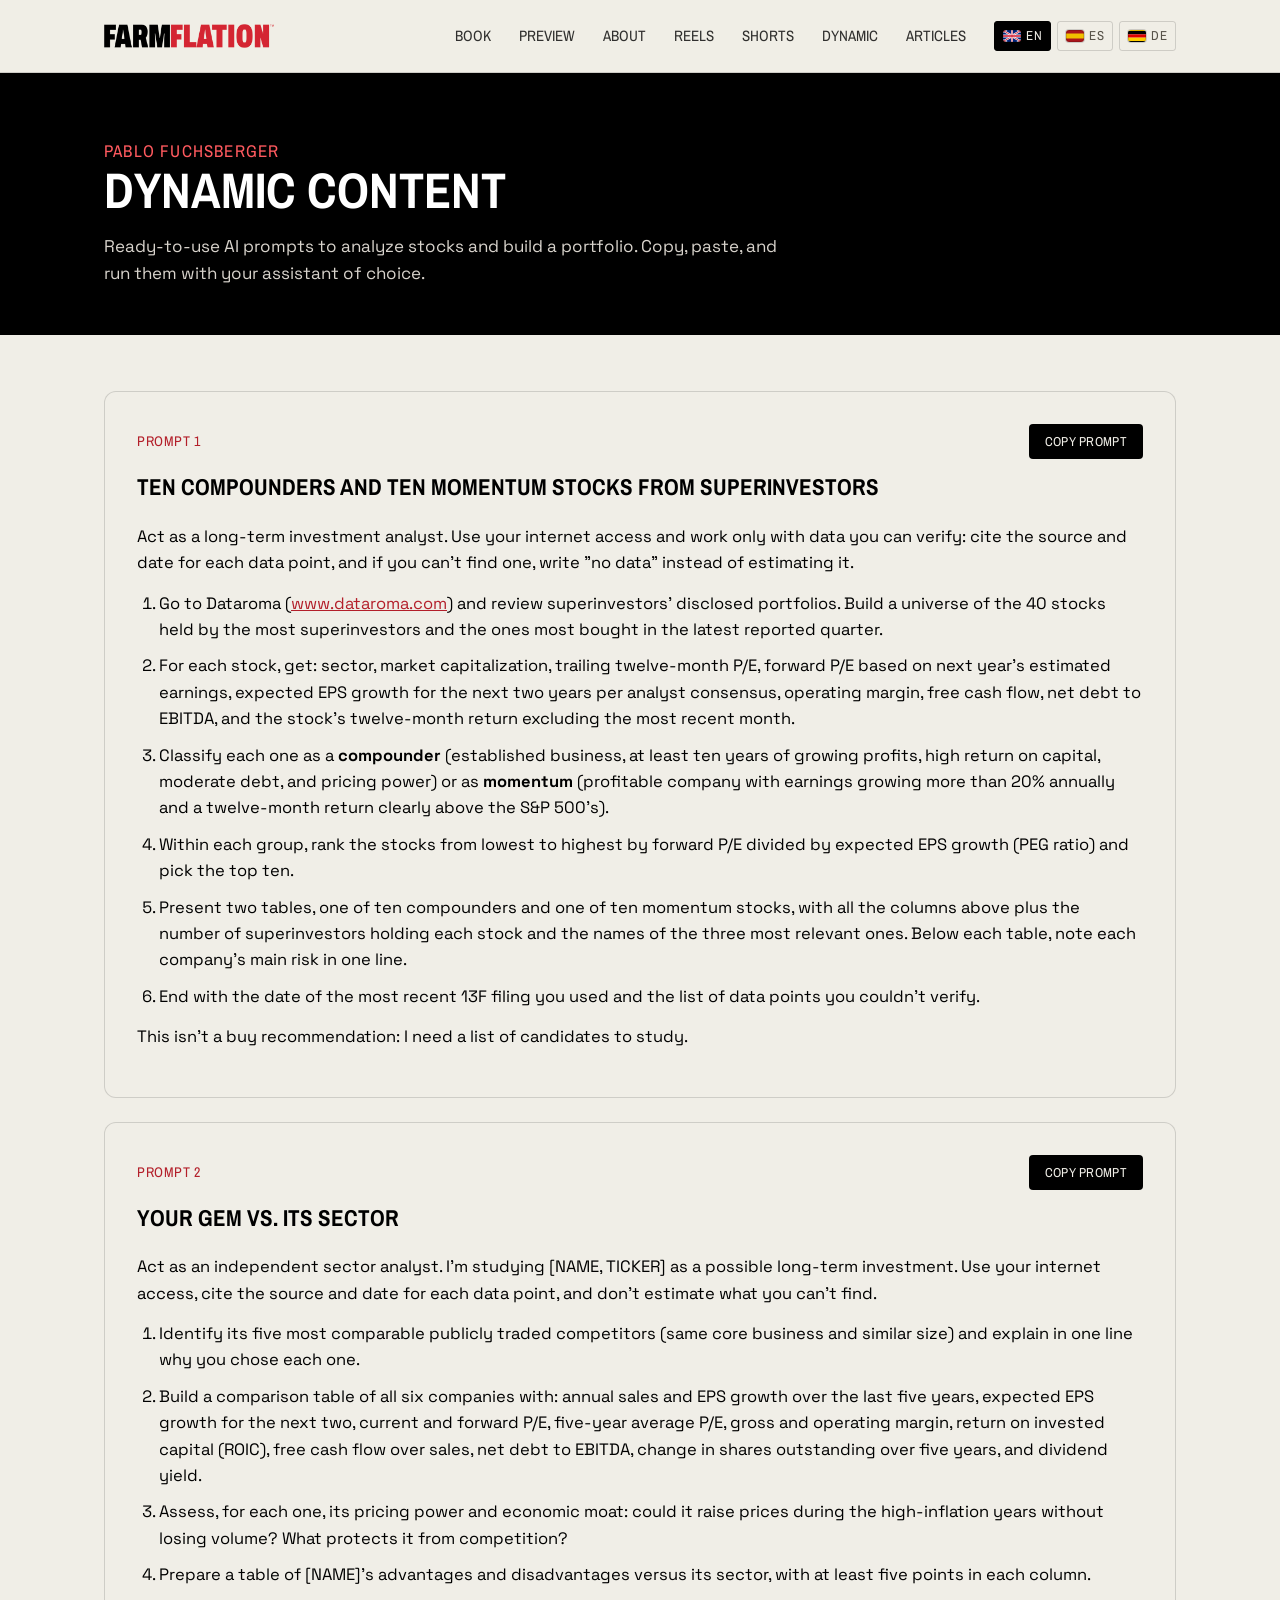
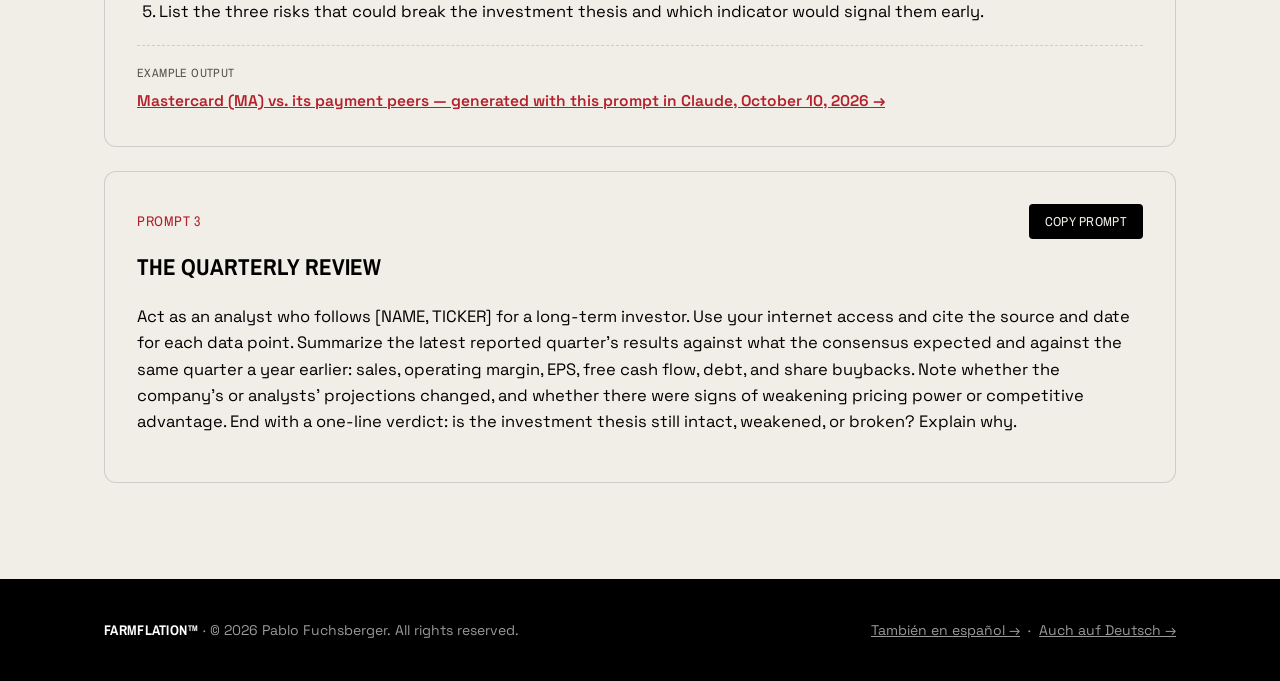
<file: dynamic.html>
<!DOCTYPE html>
<html lang="en">
<head>
<meta charset="UTF-8">
<title>Dynamic Content — farmflation - Pablo Fuchsberger</title>
<meta name="viewport" content="width=device-width, initial-scale=1">
<meta name="description" content="Ready-to-use AI prompts by Pablo Fuchsberger for analyzing stocks and building a portfolio, plus articles on using AI for investing.">
<meta name="author" content="Pablo Fuchsberger">
<link rel="canonical" href="https://farmflation.com/dynamic.html">
<link rel="alternate" hreflang="en" href="https://farmflation.com/dynamic.html">
<link rel="alternate" hreflang="es" href="https://farmflation.com/es/dinamico.html">
<link rel="alternate" hreflang="de" href="https://farmflation.com/de/dynamisch.html">
<link rel="alternate" hreflang="x-default" href="https://farmflation.com/dynamic.html">
<meta name="robots" content="noindex">

<!-- Favicons -->
<link rel="icon" type="image/png" sizes="32x32" href="assets/img/favicon-32.png">
<link rel="icon" type="image/png" sizes="192x192" href="assets/img/favicon-192.png">
<link rel="apple-touch-icon" href="assets/img/apple-touch-icon.png">
<link rel="manifest" href="site.webmanifest">
<meta name="theme-color" content="#d42533">

<link rel="preconnect" href="https://fonts.googleapis.com">
<link rel="preconnect" href="https://fonts.gstatic.com" crossorigin>
<link href="https://fonts.googleapis.com/css2?family=Archivo+Narrow:wght@400;500;600;700&family=Space+Grotesk:wght@400;500;600;700&display=swap" rel="stylesheet">
<link rel="stylesheet" href="assets/css/style.css?v=44">
</head>
<body>

<header class="site-header">
  <div class="wrap">
    <div class="brand">
      <a href="index.html" class="logo"><img src="assets/img/farmflation-wordmark-inline.png" alt="Farmflation™" width="1200" height="169"></a>
    </div>
    <nav class="main-nav">
      <a class="nav-link" href="index.html#relacion">Book</a>
      <a class="nav-link" href="index.html#adelanto">Preview</a>
      <a class="nav-link" href="index.html#autor">About</a>
      <a class="nav-link" href="https://www.instagram.com/farmflation/reels/" target="_blank" rel="noopener">Reels</a>
      <a class="nav-link" href="https://www.youtube.com/@farmflation/shorts" target="_blank" rel="noopener">Shorts</a>
      <a class="nav-link" href="dynamic.html">Dynamic</a>
      <a class="nav-link" href="articles.html">Articles</a>
      <div class="lang-switch" aria-label="Language">
        <span class="active"><span class="flag-icon flag-gb"></span>EN</span>
        <a href="es/dinamico.html"><span class="flag-icon flag-es"></span>ES</a>
        <a href="de/dynamisch.html"><span class="flag-icon flag-de"></span>DE</a>
      </div>
    </nav>
  </div>
</header>

<main>

  <section class="page-header">
    <div class="wrap">
      <p class="section-label">Pablo Fuchsberger</p>
      <h1 class="section-title">Dynamic Content</h1>
      <p>Ready-to-use AI prompts to analyze stocks and build a portfolio. Copy, paste, and run them with your assistant of choice.</p>
    </div>
  </section>

  <section class="prompts-list">
    <div class="wrap">

      <article class="prompt-card">
        <div class="prompt-card-head">
          <p class="prompt-label">Prompt 1</p>
          <button class="copy-btn" type="button">Copy prompt</button>
        </div>
        <h3>Ten compounders and ten momentum stocks from superinvestors</h3>
        <div class="prompt-text">
          <p>Act as a long-term investment analyst. Use your internet access and work only with data you can verify: cite the source and date for each data point, and if you can't find one, write "no data" instead of estimating it.</p>
          <ol>
            <li>Go to Dataroma (<a href="https://www.dataroma.com" target="_blank" rel="noopener">www.dataroma.com</a>) and review superinvestors' disclosed portfolios. Build a universe of the 40 stocks held by the most superinvestors and the ones most bought in the latest reported quarter.</li>
            <li>For each stock, get: sector, market capitalization, trailing twelve-month P/E, forward P/E based on next year's estimated earnings, expected EPS growth for the next two years per analyst consensus, operating margin, free cash flow, net debt to EBITDA, and the stock's twelve-month return excluding the most recent month.</li>
            <li>Classify each one as a <strong>compounder</strong> (established business, at least ten years of growing profits, high return on capital, moderate debt, and pricing power) or as <strong>momentum</strong> (profitable company with earnings growing more than 20% annually and a twelve-month return clearly above the S&amp;P 500's).</li>
            <li>Within each group, rank the stocks from lowest to highest by forward P/E divided by expected EPS growth (PEG ratio) and pick the top ten.</li>
            <li>Present two tables, one of ten compounders and one of ten momentum stocks, with all the columns above plus the number of superinvestors holding each stock and the names of the three most relevant ones. Below each table, note each company's main risk in one line.</li>
            <li>End with the date of the most recent 13F filing you used and the list of data points you couldn't verify.</li>
          </ol>
          <p>This isn't a buy recommendation: I need a list of candidates to study.</p>
        </div>
        <textarea class="prompt-raw" hidden>Act as a long-term investment analyst. Use your internet access and work only with data you can verify: cite the source and date for each data point, and if you can't find one, write "no data" instead of estimating it.
1. Go to Dataroma (www.dataroma.com) and review superinvestors' disclosed portfolios. Build a universe of the 40 stocks held by the most superinvestors and the ones most bought in the latest reported quarter.
2. For each stock, get: sector, market capitalization, trailing twelve-month P/E, forward P/E based on next year's estimated earnings, expected EPS growth for the next two years per analyst consensus, operating margin, free cash flow, net debt to EBITDA, and the stock's twelve-month return excluding the most recent month.
3. Classify each one as a compounder (established business, at least ten years of growing profits, high return on capital, moderate debt, and pricing power) or as momentum (profitable company with earnings growing more than 20% annually and a twelve-month return clearly above the S&P 500's).
4. Within each group, rank the stocks from lowest to highest by forward P/E divided by expected EPS growth (PEG ratio) and pick the top ten.
5. Present two tables, one of ten compounders and one of ten momentum stocks, with all the columns above plus the number of superinvestors holding each stock and the names of the three most relevant ones. Below each table, note each company's main risk in one line.
6. End with the date of the most recent 13F filing you used and the list of data points you couldn't verify.
This isn't a buy recommendation: I need a list of candidates to study.</textarea>
      </article>

      <article class="prompt-card">
        <div class="prompt-card-head">
          <p class="prompt-label">Prompt 2</p>
          <button class="copy-btn" type="button">Copy prompt</button>
        </div>
        <h3>Your gem vs. its sector</h3>
        <div class="prompt-text">
          <p>Act as an independent sector analyst. I'm studying [NAME, TICKER] as a possible long-term investment. Use your internet access, cite the source and date for each data point, and don't estimate what you can't find.</p>
          <ol>
            <li>Identify its five most comparable publicly traded competitors (same core business and similar size) and explain in one line why you chose each one.</li>
            <li>Build a comparison table of all six companies with: annual sales and EPS growth over the last five years, expected EPS growth for the next two, current and forward P/E, five-year average P/E, gross and operating margin, return on invested capital (ROIC), free cash flow over sales, net debt to EBITDA, change in shares outstanding over five years, and dividend yield.</li>
            <li>Assess, for each one, its pricing power and economic moat: could it raise prices during the high-inflation years without losing volume? What protects it from competition?</li>
            <li>Prepare a table of [NAME]'s advantages and disadvantages versus its sector, with at least five points in each column.</li>
            <li>List the three risks that could break the investment thesis and which indicator would signal them early.</li>
          </ol>
        </div>
        <div class="prompt-example">
          <span class="prompt-example-label">Example output</span>
          <a href="assets/pdf/EN/ma-sector-analysis.pdf" target="_blank" rel="noopener">Mastercard (MA) vs. its payment peers — generated with this prompt in Claude, October 10, 2026 →</a>
        </div>
        <textarea class="prompt-raw" hidden>Act as an independent sector analyst. I'm studying [NAME, TICKER] as a possible long-term investment. Use your internet access, cite the source and date for each data point, and don't estimate what you can't find.
1. Identify its five most comparable publicly traded competitors (same core business and similar size) and explain in one line why you chose each one.
2. Build a comparison table of all six companies with: annual sales and EPS growth over the last five years, expected EPS growth for the next two, current and forward P/E, five-year average P/E, gross and operating margin, return on invested capital (ROIC), free cash flow over sales, net debt to EBITDA, change in shares outstanding over five years, and dividend yield.
3. Assess, for each one, its pricing power and economic moat: could it raise prices during the high-inflation years without losing volume? What protects it from competition?
4. Prepare a table of [NAME]'s advantages and disadvantages versus its sector, with at least five points in each column.
5. List the three risks that could break the investment thesis and which indicator would signal them early.</textarea>
      </article>

      <article class="prompt-card">
        <div class="prompt-card-head">
          <p class="prompt-label">Prompt 3</p>
          <button class="copy-btn" type="button">Copy prompt</button>
        </div>
        <h3>The quarterly review</h3>
        <div class="prompt-text">
          <p>Act as an analyst who follows [NAME, TICKER] for a long-term investor. Use your internet access and cite the source and date for each data point. Summarize the latest reported quarter's results against what the consensus expected and against the same quarter a year earlier: sales, operating margin, EPS, free cash flow, debt, and share buybacks. Note whether the company's or analysts' projections changed, and whether there were signs of weakening pricing power or competitive advantage. End with a one-line verdict: is the investment thesis still intact, weakened, or broken? Explain why.</p>
        </div>
        <textarea class="prompt-raw" hidden>Act as an analyst who follows [NAME, TICKER] for a long-term investor. Use your internet access and cite the source and date for each data point. Summarize the latest reported quarter's results against what the consensus expected and against the same quarter a year earlier: sales, operating margin, EPS, free cash flow, debt, and share buybacks. Note whether the company's or analysts' projections changed, and whether there were signs of weakening pricing power or competitive advantage. End with a one-line verdict: is the investment thesis still intact, weakened, or broken? Explain why.</textarea>
      </article>


    </div>
  </section>

</main>

<footer class="site-footer">
  <div class="wrap">
    <span><strong>Farmflation™</strong> · © 2026 Pablo Fuchsberger. All rights reserved.</span>
    <span><a href="es/dinamico.html" style="color:inherit;">También en español →</a> &nbsp;·&nbsp; <a href="de/dynamisch.html" style="color:inherit;">Auch auf Deutsch →</a></span>
  </div>
</footer>

<script>
function fallbackCopy(text) {
  var ta = document.createElement('textarea');
  ta.value = text;
  ta.style.position = 'fixed';
  ta.style.opacity = '0';
  document.body.appendChild(ta);
  ta.focus();
  ta.select();
  var ok = false;
  try { ok = document.execCommand('copy'); } catch (e) { ok = false; }
  document.body.removeChild(ta);
  return ok;
}
document.querySelectorAll('.copy-btn').forEach(function (btn) {
  btn.addEventListener('click', function () {
    var card = btn.closest('.prompt-card');
    var text = card.querySelector('.prompt-raw').value;
    var original = btn.textContent;
    function showCopied() {
      btn.textContent = 'Copied ✓';
      btn.classList.add('copied');
      setTimeout(function () {
        btn.textContent = original;
        btn.classList.remove('copied');
      }, 1800);
    }
    if (navigator.clipboard && navigator.clipboard.writeText) {
      navigator.clipboard.writeText(text).then(showCopied, function () {
        if (fallbackCopy(text)) showCopied();
      });
    } else if (fallbackCopy(text)) {
      showCopied();
    }
  });
});
</script>

</body>
</html>
</file>
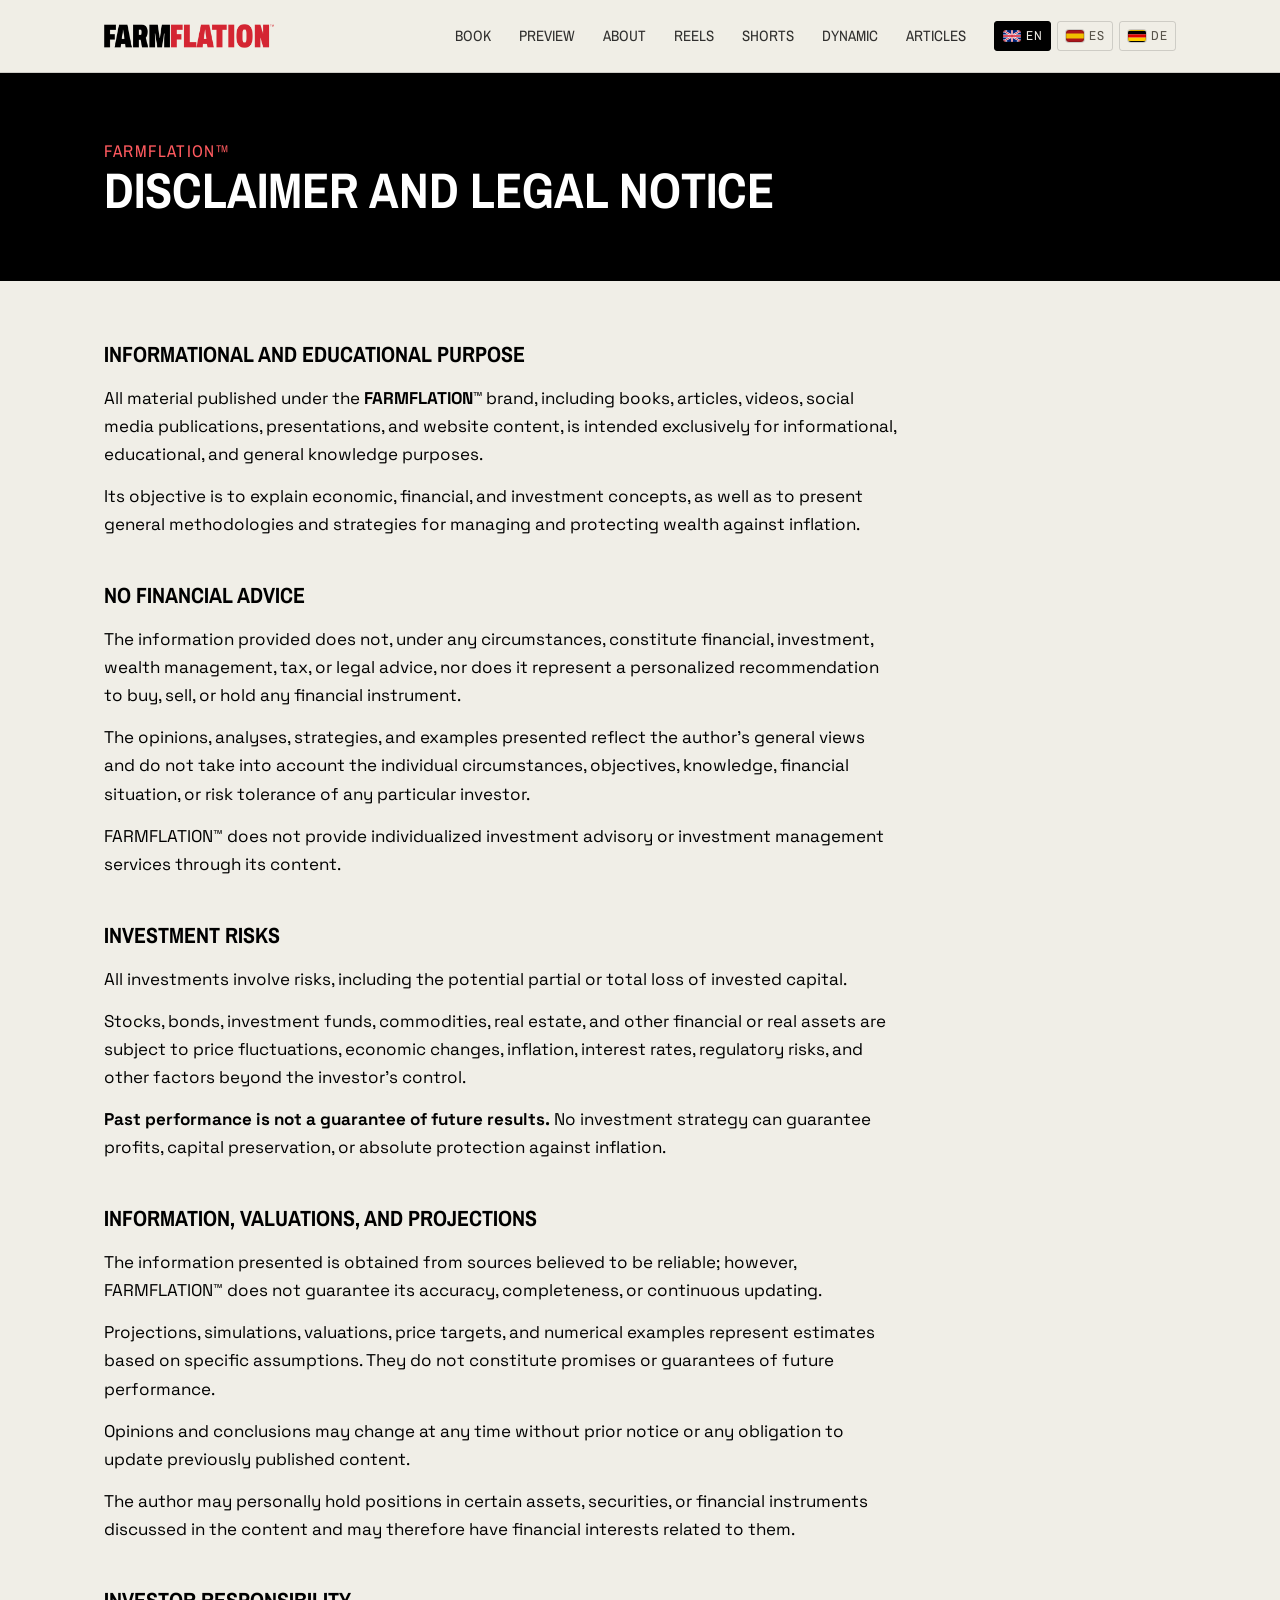
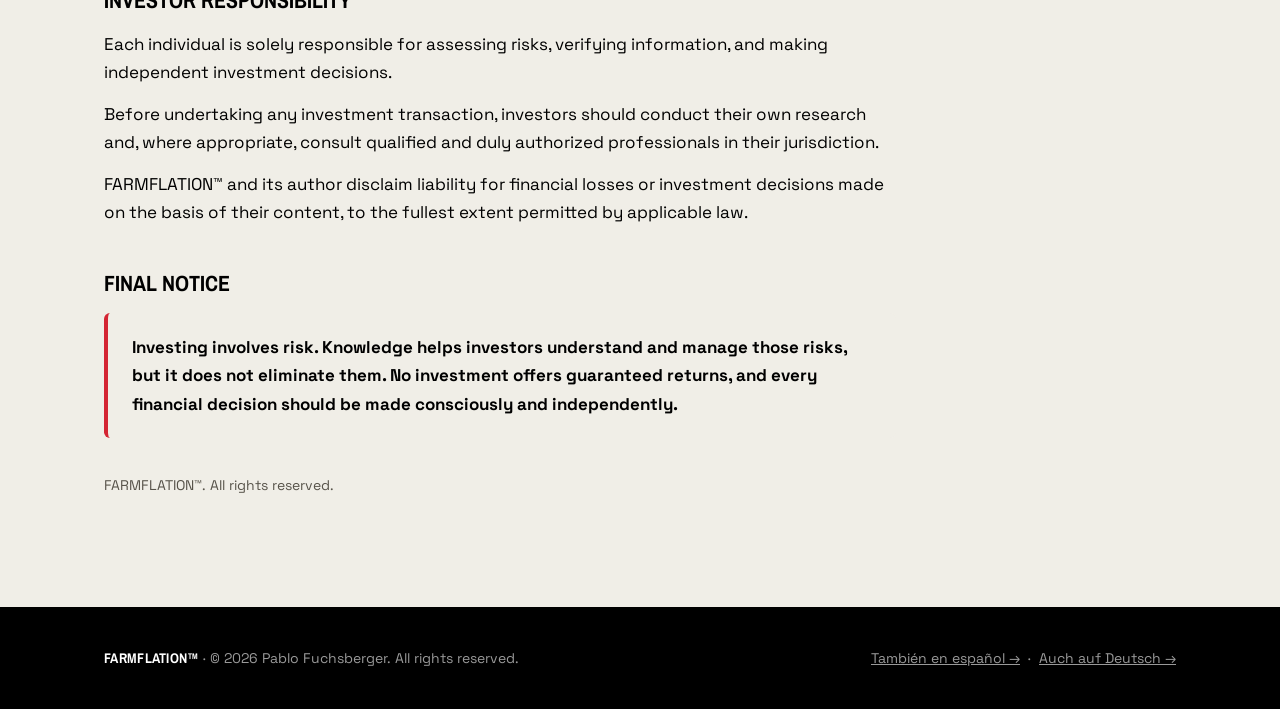
<file: legal.html>
<!DOCTYPE html>
<html lang="en">
<head>
<meta charset="UTF-8">
<title>Disclaimer and Legal Notice — farmflation - Pablo Fuchsberger</title>
<meta name="viewport" content="width=device-width, initial-scale=1">
<meta name="description" content="Disclaimer and legal notice for all FARMFLATION™ content: informational and educational purpose, no financial advice, investment risks.">
<meta name="author" content="Pablo Fuchsberger">
<link rel="canonical" href="https://farmflation.com/legal.html">
<link rel="alternate" hreflang="en" href="https://farmflation.com/legal.html">
<link rel="alternate" hreflang="es" href="https://farmflation.com/es/aviso-legal.html">
<link rel="alternate" hreflang="de" href="https://farmflation.com/de/rechtliches.html">
<link rel="alternate" hreflang="x-default" href="https://farmflation.com/legal.html">
<meta name="robots" content="noindex">

<!-- Favicons -->
<link rel="icon" type="image/png" sizes="32x32" href="assets/img/favicon-32.png">
<link rel="icon" type="image/png" sizes="192x192" href="assets/img/favicon-192.png">
<link rel="apple-touch-icon" href="assets/img/apple-touch-icon.png">
<link rel="manifest" href="site.webmanifest">
<meta name="theme-color" content="#d42533">

<link rel="preconnect" href="https://fonts.googleapis.com">
<link rel="preconnect" href="https://fonts.gstatic.com" crossorigin>
<link href="https://fonts.googleapis.com/css2?family=Archivo+Narrow:wght@400;500;600;700&family=Space+Grotesk:wght@400;500;600;700&display=swap" rel="stylesheet">
<link rel="stylesheet" href="assets/css/style.css?v=44">
</head>
<body>

<header class="site-header">
  <div class="wrap">
    <div class="brand">
      <a href="index.html" class="logo"><img src="assets/img/farmflation-wordmark-inline.png" alt="Farmflation™" width="1200" height="169"></a>
    </div>
    <nav class="main-nav">
      <a class="nav-link" href="index.html#relacion">Book</a>
      <a class="nav-link" href="index.html#adelanto">Preview</a>
      <a class="nav-link" href="index.html#autor">About</a>
      <a class="nav-link" href="https://www.instagram.com/farmflation/reels/" target="_blank" rel="noopener">Reels</a>
      <a class="nav-link" href="https://www.youtube.com/@farmflation/shorts" target="_blank" rel="noopener">Shorts</a>
      <a class="nav-link" href="dynamic.html">Dynamic</a>
      <a class="nav-link" href="articles.html">Articles</a>
      <div class="lang-switch" aria-label="Language">
        <span class="active"><span class="flag-icon flag-gb"></span>EN</span>
        <a href="es/aviso-legal.html"><span class="flag-icon flag-es"></span>ES</a>
        <a href="de/rechtliches.html"><span class="flag-icon flag-de"></span>DE</a>
      </div>
    </nav>
  </div>
</header>

<main>

  <section class="page-header">
    <div class="wrap">
      <p class="section-label">Farmflation™</p>
      <h1 class="section-title">Disclaimer and Legal Notice</h1>
    </div>
  </section>

  <section class="legal-body">
    <div class="wrap">
      <h2>Informational and Educational Purpose</h2>
      <p>All material published under the <strong>FARMFLATION™</strong> brand, including books, articles, videos, social media publications, presentations, and website content, is intended exclusively for informational, educational, and general knowledge purposes.</p>
      <p>Its objective is to explain economic, financial, and investment concepts, as well as to present general methodologies and strategies for managing and protecting wealth against inflation.</p>
      <h2>No Financial Advice</h2>
      <p>The information provided does not, under any circumstances, constitute financial, investment, wealth management, tax, or legal advice, nor does it represent a personalized recommendation to buy, sell, or hold any financial instrument.</p>
      <p>The opinions, analyses, strategies, and examples presented reflect the author's general views and do not take into account the individual circumstances, objectives, knowledge, financial situation, or risk tolerance of any particular investor.</p>
      <p>FARMFLATION™ does not provide individualized investment advisory or investment management services through its content.</p>
      <h2>Investment Risks</h2>
      <p>All investments involve risks, including the potential partial or total loss of invested capital.</p>
      <p>Stocks, bonds, investment funds, commodities, real estate, and other financial or real assets are subject to price fluctuations, economic changes, inflation, interest rates, regulatory risks, and other factors beyond the investor's control.</p>
      <p><strong>Past performance is not a guarantee of future results.</strong> No investment strategy can guarantee profits, capital preservation, or absolute protection against inflation.</p>
      <h2>Information, Valuations, and Projections</h2>
      <p>The information presented is obtained from sources believed to be reliable; however, FARMFLATION™ does not guarantee its accuracy, completeness, or continuous updating.</p>
      <p>Projections, simulations, valuations, price targets, and numerical examples represent estimates based on specific assumptions. They do not constitute promises or guarantees of future performance.</p>
      <p>Opinions and conclusions may change at any time without prior notice or any obligation to update previously published content.</p>
      <p>The author may personally hold positions in certain assets, securities, or financial instruments discussed in the content and may therefore have financial interests related to them.</p>
      <h2>Investor Responsibility</h2>
      <p>Each individual is solely responsible for assessing risks, verifying information, and making independent investment decisions.</p>
      <p>Before undertaking any investment transaction, investors should conduct their own research and, where appropriate, consult qualified and duly authorized professionals in their jurisdiction.</p>
      <p>FARMFLATION™ and its author disclaim liability for financial losses or investment decisions made on the basis of their content, to the fullest extent permitted by applicable law.</p>
      <h2>FINAL NOTICE</h2>
      <p class="legal-final"><strong>Investing involves risk. Knowledge helps investors understand and manage those risks, but it does not eliminate them. No investment offers guaranteed returns, and every financial decision should be made consciously and independently.</strong></p>
      <p class="legal-rights">FARMFLATION™. All rights reserved.</p>
    </div>
  </section>

</main>

<footer class="site-footer">
  <div class="wrap">
    <span><strong>Farmflation™</strong> · © 2026 Pablo Fuchsberger. All rights reserved.</span>
    <span><a href="es/aviso-legal.html" style="color:inherit;">También en español →</a> &nbsp;·&nbsp; <a href="de/rechtliches.html" style="color:inherit;">Auch auf Deutsch →</a></span>
  </div>
</footer>

</body>
</html>
</file>
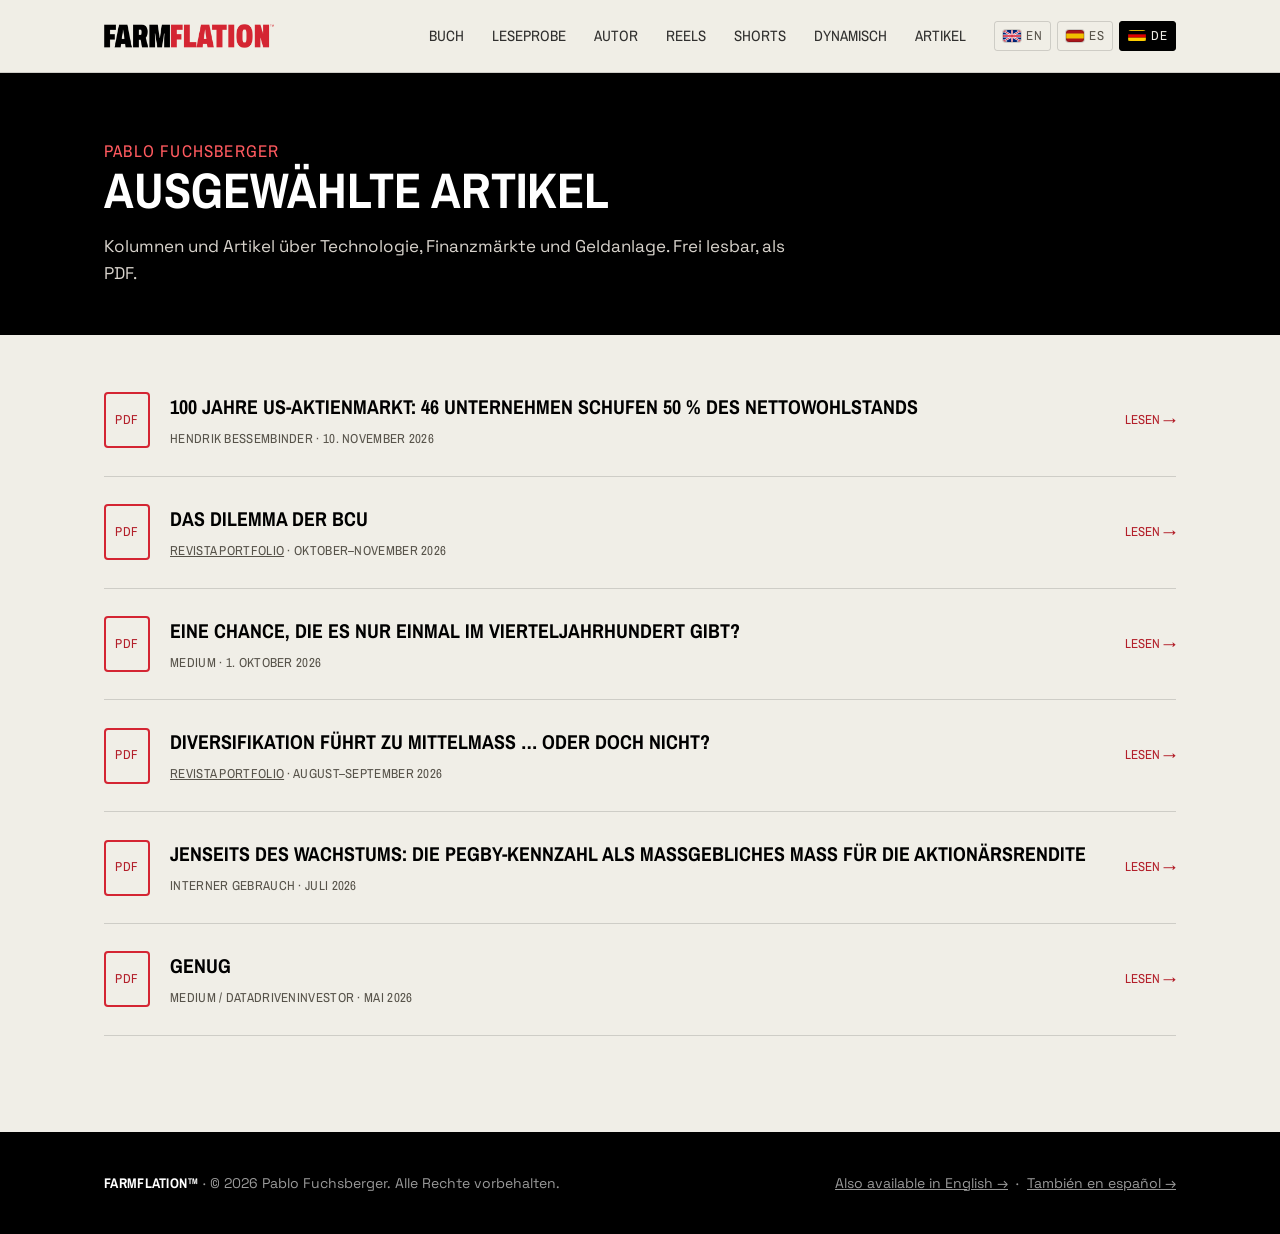
<file: de/artikel.html>
<!DOCTYPE html>
<html lang="de">
<head>
<meta charset="UTF-8">
<title>Ausgewählte Artikel — farmflation - Pablo Fuchsberger</title>
<meta name="viewport" content="width=device-width, initial-scale=1">
<meta name="description" content="Eine Auswahl von Kolumnen und Artikeln von Pablo Fuchsberger über Technologie, Finanzmärkte und Geldanlage, frei lesbar als PDF.">
<meta name="author" content="Pablo Fuchsberger">
<link rel="canonical" href="https://farmflation.com/de/artikel.html">
<link rel="alternate" hreflang="en" href="https://farmflation.com/articles.html">
<link rel="alternate" hreflang="es" href="https://farmflation.com/es/articulos.html">
<link rel="alternate" hreflang="de" href="https://farmflation.com/de/artikel.html">
<link rel="alternate" hreflang="x-default" href="https://farmflation.com/articles.html">
<meta name="robots" content="noindex">

<!-- Favicons -->
<link rel="icon" type="image/png" sizes="32x32" href="../assets/img/favicon-32.png">
<link rel="icon" type="image/png" sizes="192x192" href="../assets/img/favicon-192.png">
<link rel="apple-touch-icon" href="../assets/img/apple-touch-icon.png">
<link rel="manifest" href="../site.webmanifest">
<meta name="theme-color" content="#d42533">

<link rel="preconnect" href="https://fonts.googleapis.com">
<link rel="preconnect" href="https://fonts.gstatic.com" crossorigin>
<link href="https://fonts.googleapis.com/css2?family=Archivo+Narrow:wght@400;500;600;700&family=Space+Grotesk:wght@400;500;600;700&display=swap" rel="stylesheet">
<link rel="stylesheet" href="../assets/css/style.css?v=44">
</head>
<body>

<header class="site-header">
  <div class="wrap">
    <div class="brand">
      <a href="index.html" class="logo"><img src="../assets/img/farmflation-wordmark-inline.png" alt="Farmflation™" width="1200" height="169"></a>
    </div>
    <nav class="main-nav">
      <a class="nav-link" href="index.html#relacion">Buch</a>
      <a class="nav-link" href="index.html#adelanto">Leseprobe</a>
      <a class="nav-link" href="index.html#autor">Autor</a>
      <a class="nav-link" href="https://www.instagram.com/farmflation/reels/" target="_blank" rel="noopener">Reels</a>
      <a class="nav-link" href="https://www.youtube.com/@farmflation/shorts" target="_blank" rel="noopener">Shorts</a>
      <a class="nav-link" href="dynamisch.html">Dynamisch</a>
      <a class="nav-link" href="artikel.html">Artikel</a>
      <div class="lang-switch" aria-label="Sprache">
        <a href="../articles.html"><span class="flag-icon flag-gb"></span>EN</a>
        <a href="../es/articulos.html"><span class="flag-icon flag-es"></span>ES</a>
        <span class="active"><span class="flag-icon flag-de"></span>DE</span>
      </div>
    </nav>
  </div>
</header>

<main>

  <section class="page-header">
    <div class="wrap">
      <p class="section-label">Pablo Fuchsberger</p>
      <h1 class="section-title">Ausgewählte Artikel</h1>
      <p>Kolumnen und Artikel über Technologie, Finanzmärkte und Geldanlage. Frei lesbar, als PDF.</p>
    </div>
  </section>

  <section class="articles-list">
    <div class="wrap">
      <!-- ARTICULOS_START -->
      <a class="article-item" href="../assets/pdf/DE/bessembinder-2026.pdf" target="_blank" rel="noopener">
        <span class="article-icon">PDF</span>
        <span class="article-body">
          <h3>100 Jahre US-Aktienmarkt: 46 Unternehmen schufen 50 % des Nettowohlstands</h3>
          <p class="article-pub">Hendrik Bessembinder · 10. November 2026</p>
        </span>
        <span class="article-meta">Lesen →</span>
      </a>
      <div class="article-item">
        <a class="article-item-stretched-link" href="../assets/pdf/DE/bcu.pdf" target="_blank" rel="noopener" aria-label="Das Dilemma der BCU"></a>
        <span class="article-icon">PDF</span>
        <span class="article-body">
          <h3>Das Dilemma der BCU</h3>
          <p class="article-pub"><a href="https://www.revistaportfolio.com/" target="_blank" rel="noopener">Revista Portfolio</a> · Oktober–November 2026</p>
        </span>
        <span class="article-meta">Lesen →</span>
      </div>
      <a class="article-item" href="../assets/pdf/DE/30yield.pdf" target="_blank" rel="noopener">
        <span class="article-icon">PDF</span>
        <span class="article-body">
          <h3>Eine Chance, die es nur einmal im Vierteljahrhundert gibt?</h3>
          <p class="article-pub">Medium · 1. Oktober 2026</p>
        </span>
        <span class="article-meta">Lesen →</span>
      </a>
      <div class="article-item">
        <a class="article-item-stretched-link" href="../assets/pdf/DE/diversifikation.pdf" target="_blank" rel="noopener" aria-label="Diversifikation führt zu Mittelmaß … oder doch nicht?"></a>
        <span class="article-icon">PDF</span>
        <span class="article-body">
          <h3>Diversifikation führt zu Mittelmaß … oder doch nicht?</h3>
          <p class="article-pub"><a href="https://www.revistaportfolio.com/" target="_blank" rel="noopener">Revista Portfolio</a> · August–September 2026</p>
        </span>
        <span class="article-meta">Lesen →</span>
      </div>
      <a class="article-item" href="../assets/pdf/DE/pegby.pdf" target="_blank" rel="noopener">
        <span class="article-icon">PDF</span>
        <span class="article-body">
          <h3>Jenseits des Wachstums: Die PEGBY-Kennzahl als maßgebliches Maß für die Aktionärsrendite</h3>
          <p class="article-pub">Interner Gebrauch · Juli 2026</p>
        </span>
        <span class="article-meta">Lesen →</span>
      </a>
      <a class="article-item" href="../assets/pdf/DE/genug.pdf" target="_blank" rel="noopener">
        <span class="article-icon">PDF</span>
        <span class="article-body">
          <h3>Genug</h3>
          <p class="article-pub">Medium / DataDrivenInvestor · Mai 2026</p>
        </span>
        <span class="article-meta">Lesen →</span>
      </a>
      <!-- ARTICULOS_END -->
    </div>
  </section>

</main>

<footer class="site-footer">
  <div class="wrap">
    <span><strong>Farmflation™</strong> · © 2026 Pablo Fuchsberger. Alle Rechte vorbehalten.</span>
    <span><a href="../articles.html" style="color:inherit;">Also available in English →</a> &nbsp;·&nbsp; <a href="../es/articulos.html" style="color:inherit;">También en español →</a></span>
  </div>
</footer>

</body>
</html>
</file>
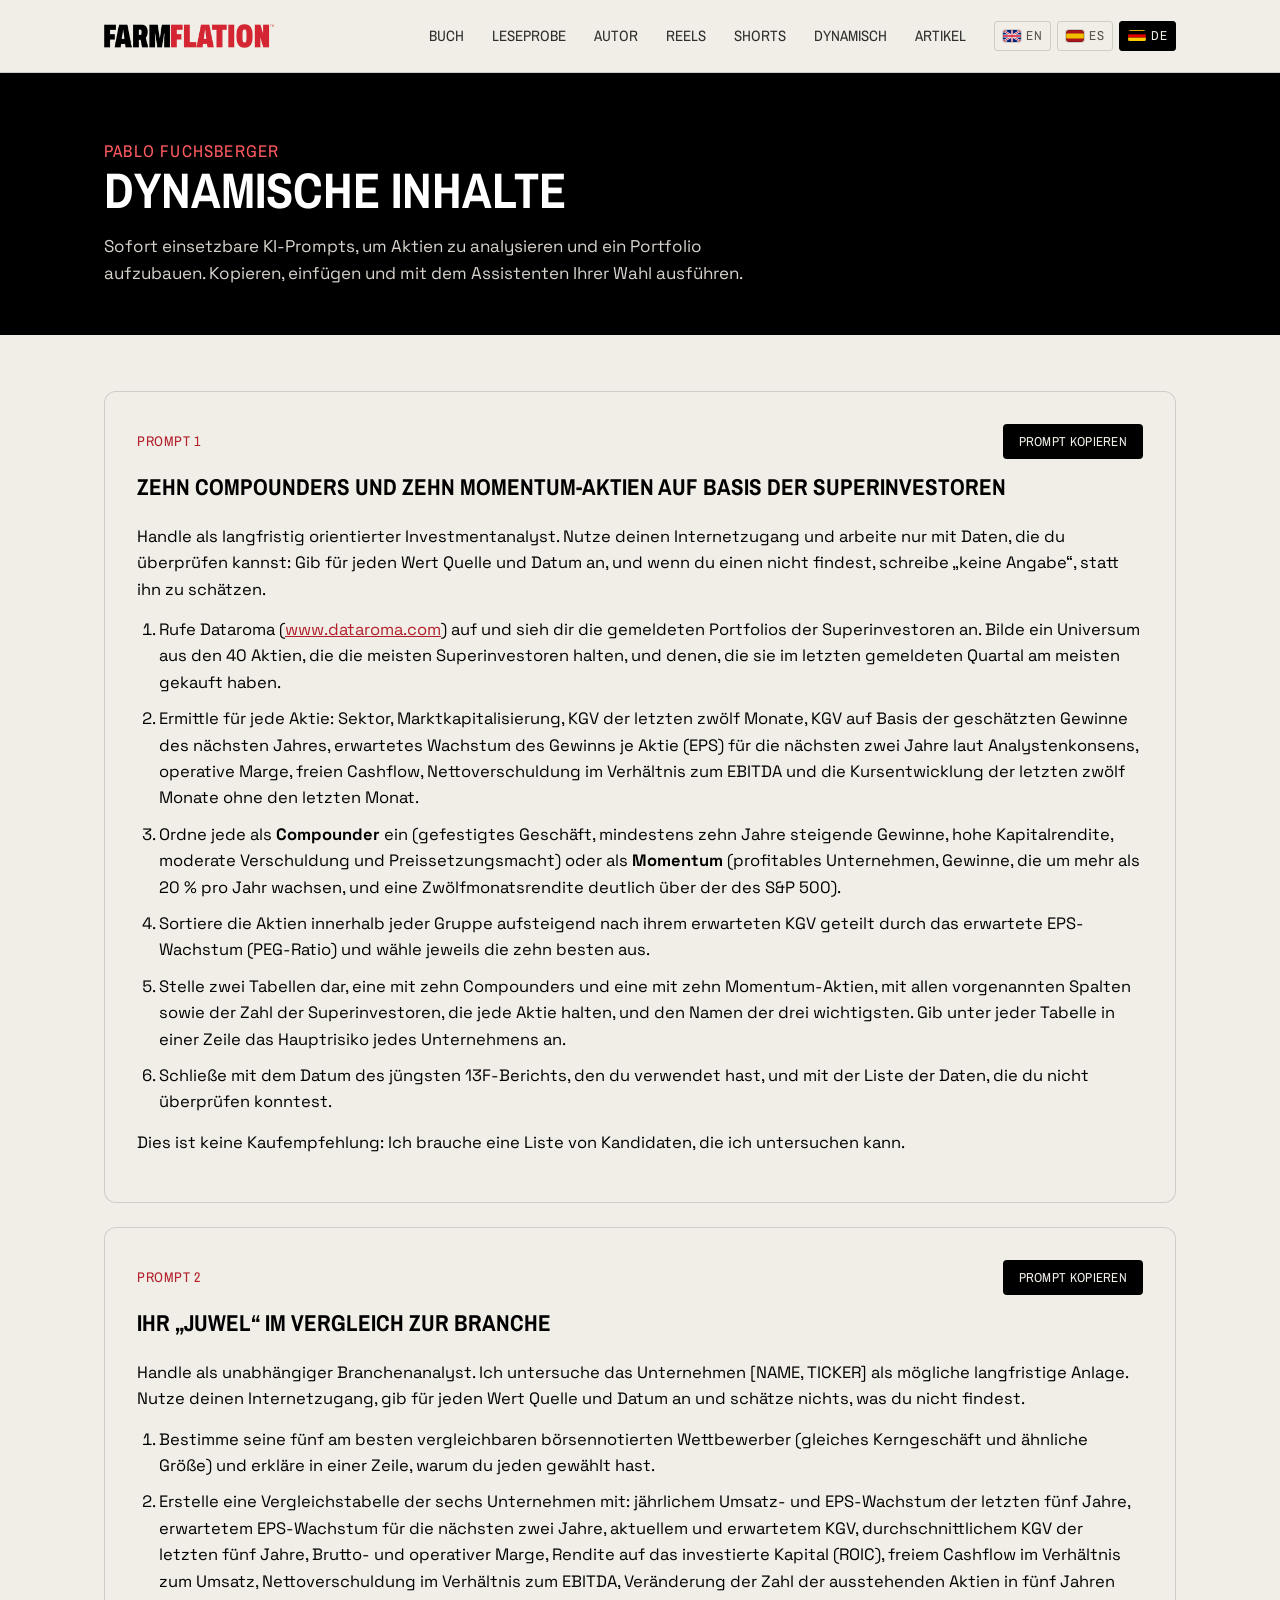
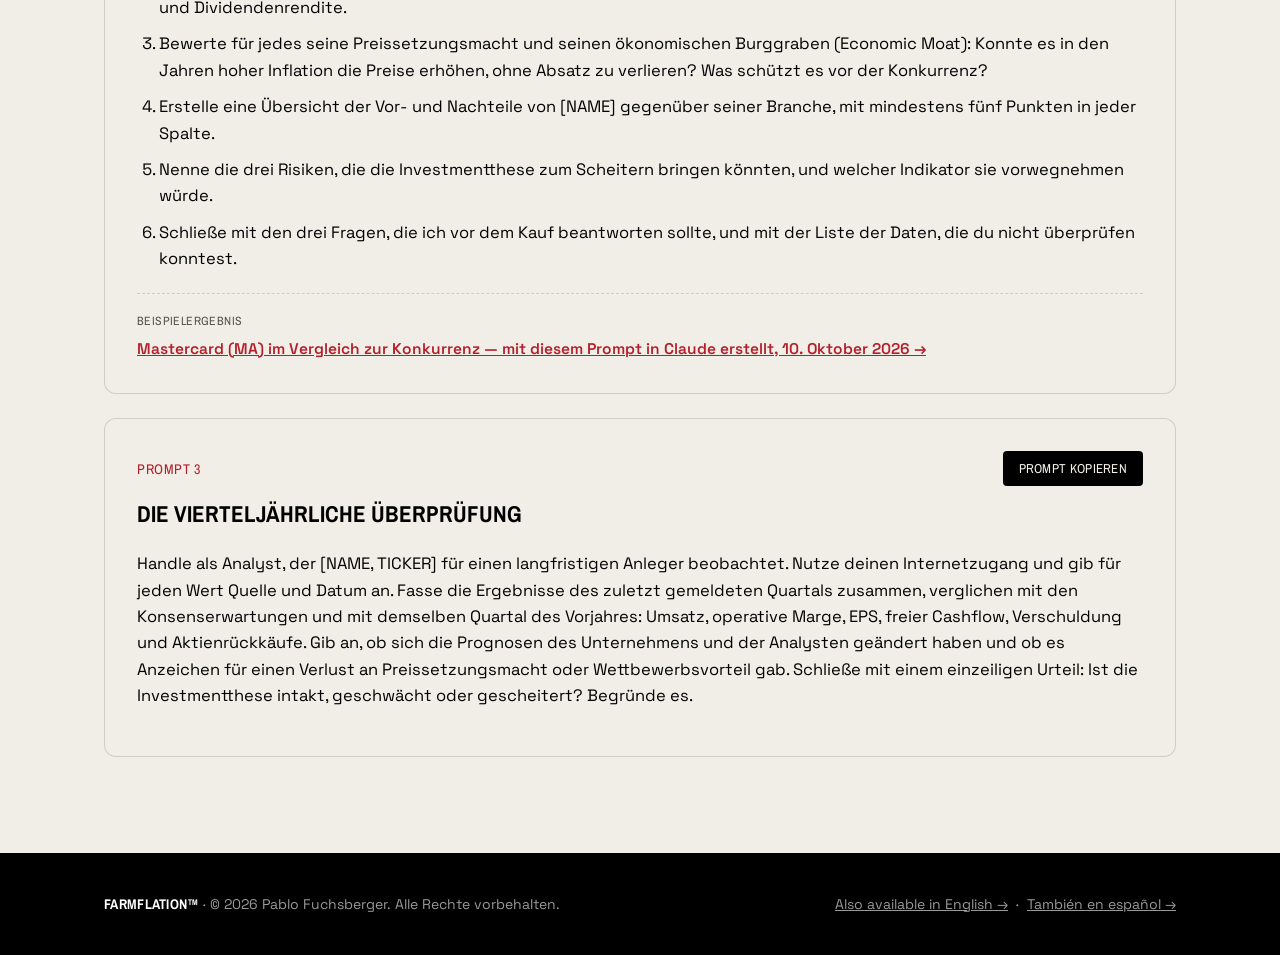
<file: de/dynamisch.html>
<!DOCTYPE html>
<html lang="de">
<head>
<meta charset="UTF-8">
<title>Dynamische Inhalte — farmflation - Pablo Fuchsberger</title>
<meta name="viewport" content="width=device-width, initial-scale=1">
<meta name="description" content="Sofort einsetzbare KI-Prompts von Pablo Fuchsberger, um Aktien zu analysieren und ein Portfolio aufzubauen, dazu Artikel über den Einsatz von KI bei der Geldanlage.">
<meta name="author" content="Pablo Fuchsberger">
<link rel="canonical" href="https://farmflation.com/de/dynamisch.html">
<link rel="alternate" hreflang="en" href="https://farmflation.com/dynamic.html">
<link rel="alternate" hreflang="es" href="https://farmflation.com/es/dinamico.html">
<link rel="alternate" hreflang="de" href="https://farmflation.com/de/dynamisch.html">
<link rel="alternate" hreflang="x-default" href="https://farmflation.com/dynamic.html">
<meta name="robots" content="noindex">

<!-- Favicons -->
<link rel="icon" type="image/png" sizes="32x32" href="../assets/img/favicon-32.png">
<link rel="icon" type="image/png" sizes="192x192" href="../assets/img/favicon-192.png">
<link rel="apple-touch-icon" href="../assets/img/apple-touch-icon.png">
<link rel="manifest" href="../site.webmanifest">
<meta name="theme-color" content="#d42533">

<link rel="preconnect" href="https://fonts.googleapis.com">
<link rel="preconnect" href="https://fonts.gstatic.com" crossorigin>
<link href="https://fonts.googleapis.com/css2?family=Archivo+Narrow:wght@400;500;600;700&family=Space+Grotesk:wght@400;500;600;700&display=swap" rel="stylesheet">
<link rel="stylesheet" href="../assets/css/style.css?v=44">
</head>
<body>

<header class="site-header">
  <div class="wrap">
    <div class="brand">
      <a href="index.html" class="logo"><img src="../assets/img/farmflation-wordmark-inline.png" alt="Farmflation™" width="1200" height="169"></a>
    </div>
    <nav class="main-nav">
      <a class="nav-link" href="index.html#relacion">Buch</a>
      <a class="nav-link" href="index.html#adelanto">Leseprobe</a>
      <a class="nav-link" href="index.html#autor">Autor</a>
      <a class="nav-link" href="https://www.instagram.com/farmflation/reels/" target="_blank" rel="noopener">Reels</a>
      <a class="nav-link" href="https://www.youtube.com/@farmflation/shorts" target="_blank" rel="noopener">Shorts</a>
      <a class="nav-link" href="dynamisch.html">Dynamisch</a>
      <a class="nav-link" href="artikel.html">Artikel</a>
      <div class="lang-switch" aria-label="Sprache">
        <a href="../dynamic.html"><span class="flag-icon flag-gb"></span>EN</a>
        <a href="../es/dinamico.html"><span class="flag-icon flag-es"></span>ES</a>
        <span class="active"><span class="flag-icon flag-de"></span>DE</span>
      </div>
    </nav>
  </div>
</header>

<main>

  <section class="page-header">
    <div class="wrap">
      <p class="section-label">Pablo Fuchsberger</p>
      <h1 class="section-title">Dynamische Inhalte</h1>
      <p>Sofort einsetzbare KI-Prompts, um Aktien zu analysieren und ein Portfolio aufzubauen. Kopieren, einfügen und mit dem Assistenten Ihrer Wahl ausführen.</p>
    </div>
  </section>

  <section class="prompts-list">
    <div class="wrap">

      <article class="prompt-card">
        <div class="prompt-card-head">
          <p class="prompt-label">Prompt 1</p>
          <button class="copy-btn" type="button">Prompt kopieren</button>
        </div>
        <h3>Zehn Compounders und zehn Momentum-Aktien auf Basis der Superinvestoren</h3>
        <div class="prompt-text">
          <p>Handle als langfristig orientierter Investmentanalyst. Nutze deinen Internetzugang und arbeite nur mit Daten, die du überprüfen kannst: Gib für jeden Wert Quelle und Datum an, und wenn du einen nicht findest, schreibe „keine Angabe“, statt ihn zu schätzen.</p>
          <ol>
            <li>Rufe Dataroma (<a href="https://www.dataroma.com" target="_blank" rel="noopener">www.dataroma.com</a>) auf und sieh dir die gemeldeten Portfolios der Superinvestoren an. Bilde ein Universum aus den 40 Aktien, die die meisten Superinvestoren halten, und denen, die sie im letzten gemeldeten Quartal am meisten gekauft haben.</li>
            <li>Ermittle für jede Aktie: Sektor, Marktkapitalisierung, KGV der letzten zwölf Monate, KGV auf Basis der geschätzten Gewinne des nächsten Jahres, erwartetes Wachstum des Gewinns je Aktie (EPS) für die nächsten zwei Jahre laut Analystenkonsens, operative Marge, freien Cashflow, Nettoverschuldung im Verhältnis zum EBITDA und die Kursentwicklung der letzten zwölf Monate ohne den letzten Monat.</li>
            <li>Ordne jede als <strong>Compounder</strong> ein (gefestigtes Geschäft, mindestens zehn Jahre steigende Gewinne, hohe Kapitalrendite, moderate Verschuldung und Preissetzungsmacht) oder als <strong>Momentum</strong> (profitables Unternehmen, Gewinne, die um mehr als 20 % pro Jahr wachsen, und eine Zwölfmonatsrendite deutlich über der des S&amp;P 500).</li>
            <li>Sortiere die Aktien innerhalb jeder Gruppe aufsteigend nach ihrem erwarteten KGV geteilt durch das erwartete EPS-Wachstum (PEG-Ratio) und wähle jeweils die zehn besten aus.</li>
            <li>Stelle zwei Tabellen dar, eine mit zehn Compounders und eine mit zehn Momentum-Aktien, mit allen vorgenannten Spalten sowie der Zahl der Superinvestoren, die jede Aktie halten, und den Namen der drei wichtigsten. Gib unter jeder Tabelle in einer Zeile das Hauptrisiko jedes Unternehmens an.</li>
            <li>Schließe mit dem Datum des jüngsten 13F-Berichts, den du verwendet hast, und mit der Liste der Daten, die du nicht überprüfen konntest.</li>
          </ol>
          <p>Dies ist keine Kaufempfehlung: Ich brauche eine Liste von Kandidaten, die ich untersuchen kann.</p>
        </div>
        <textarea class="prompt-raw" hidden>Handle als langfristig orientierter Investmentanalyst. Nutze deinen Internetzugang und arbeite nur mit Daten, die du überprüfen kannst: Gib für jeden Wert Quelle und Datum an, und wenn du einen nicht findest, schreibe „keine Angabe“, statt ihn zu schätzen.
1. Rufe Dataroma (www.dataroma.com) auf und sieh dir die gemeldeten Portfolios der Superinvestoren an. Bilde ein Universum aus den 40 Aktien, die die meisten Superinvestoren halten, und denen, die sie im letzten gemeldeten Quartal am meisten gekauft haben.
2. Ermittle für jede Aktie: Sektor, Marktkapitalisierung, KGV der letzten zwölf Monate, KGV auf Basis der geschätzten Gewinne des nächsten Jahres, erwartetes Wachstum des Gewinns je Aktie (EPS) für die nächsten zwei Jahre laut Analystenkonsens, operative Marge, freien Cashflow, Nettoverschuldung im Verhältnis zum EBITDA und die Kursentwicklung der letzten zwölf Monate ohne den letzten Monat.
3. Ordne jede als Compounder ein (gefestigtes Geschäft, mindestens zehn Jahre steigende Gewinne, hohe Kapitalrendite, moderate Verschuldung und Preissetzungsmacht) oder als Momentum (profitables Unternehmen, Gewinne, die um mehr als 20 % pro Jahr wachsen, und eine Zwölfmonatsrendite deutlich über der des S&P 500).
4. Sortiere die Aktien innerhalb jeder Gruppe aufsteigend nach ihrem erwarteten KGV geteilt durch das erwartete EPS-Wachstum (PEG-Ratio) und wähle jeweils die zehn besten aus.
5. Stelle zwei Tabellen dar, eine mit zehn Compounders und eine mit zehn Momentum-Aktien, mit allen vorgenannten Spalten sowie der Zahl der Superinvestoren, die jede Aktie halten, und den Namen der drei wichtigsten. Gib unter jeder Tabelle in einer Zeile das Hauptrisiko jedes Unternehmens an.
6. Schließe mit dem Datum des jüngsten 13F-Berichts, den du verwendet hast, und mit der Liste der Daten, die du nicht überprüfen konntest.
Dies ist keine Kaufempfehlung: Ich brauche eine Liste von Kandidaten, die ich untersuchen kann.</textarea>
      </article>

      <article class="prompt-card">
        <div class="prompt-card-head">
          <p class="prompt-label">Prompt 2</p>
          <button class="copy-btn" type="button">Prompt kopieren</button>
        </div>
        <h3>Ihr „Juwel“ im Vergleich zur Branche</h3>
        <div class="prompt-text">
          <p>Handle als unabhängiger Branchenanalyst. Ich untersuche das Unternehmen [NAME, TICKER] als mögliche langfristige Anlage. Nutze deinen Internetzugang, gib für jeden Wert Quelle und Datum an und schätze nichts, was du nicht findest.</p>
          <ol>
            <li>Bestimme seine fünf am besten vergleichbaren börsennotierten Wettbewerber (gleiches Kerngeschäft und ähnliche Größe) und erkläre in einer Zeile, warum du jeden gewählt hast.</li>
            <li>Erstelle eine Vergleichstabelle der sechs Unternehmen mit: jährlichem Umsatz- und EPS-Wachstum der letzten fünf Jahre, erwartetem EPS-Wachstum für die nächsten zwei Jahre, aktuellem und erwartetem KGV, durchschnittlichem KGV der letzten fünf Jahre, Brutto- und operativer Marge, Rendite auf das investierte Kapital (ROIC), freiem Cashflow im Verhältnis zum Umsatz, Nettoverschuldung im Verhältnis zum EBITDA, Veränderung der Zahl der ausstehenden Aktien in fünf Jahren und Dividendenrendite.</li>
            <li>Bewerte für jedes seine Preissetzungsmacht und seinen ökonomischen Burggraben (Economic Moat): Konnte es in den Jahren hoher Inflation die Preise erhöhen, ohne Absatz zu verlieren? Was schützt es vor der Konkurrenz?</li>
            <li>Erstelle eine Übersicht der Vor- und Nachteile von [NAME] gegenüber seiner Branche, mit mindestens fünf Punkten in jeder Spalte.</li>
            <li>Nenne die drei Risiken, die die Investmentthese zum Scheitern bringen könnten, und welcher Indikator sie vorwegnehmen würde.</li>
            <li>Schließe mit den drei Fragen, die ich vor dem Kauf beantworten sollte, und mit der Liste der Daten, die du nicht überprüfen konntest.</li>
          </ol>
        </div>
        <div class="prompt-example">
          <span class="prompt-example-label">Beispielergebnis</span>
          <a href="../assets/pdf/DE/ma-sector-analysis.pdf" target="_blank" rel="noopener">Mastercard (MA) im Vergleich zur Konkurrenz — mit diesem Prompt in Claude erstellt, 10. Oktober 2026 →</a>
        </div>
        <textarea class="prompt-raw" hidden>Handle als unabhängiger Branchenanalyst. Ich untersuche das Unternehmen [NAME, TICKER] als mögliche langfristige Anlage. Nutze deinen Internetzugang, gib für jeden Wert Quelle und Datum an und schätze nichts, was du nicht findest.
1. Bestimme seine fünf am besten vergleichbaren börsennotierten Wettbewerber (gleiches Kerngeschäft und ähnliche Größe) und erkläre in einer Zeile, warum du jeden gewählt hast.
2. Erstelle eine Vergleichstabelle der sechs Unternehmen mit: jährlichem Umsatz- und EPS-Wachstum der letzten fünf Jahre, erwartetem EPS-Wachstum für die nächsten zwei Jahre, aktuellem und erwartetem KGV, durchschnittlichem KGV der letzten fünf Jahre, Brutto- und operativer Marge, Rendite auf das investierte Kapital (ROIC), freiem Cashflow im Verhältnis zum Umsatz, Nettoverschuldung im Verhältnis zum EBITDA, Veränderung der Zahl der ausstehenden Aktien in fünf Jahren und Dividendenrendite.
3. Bewerte für jedes seine Preissetzungsmacht und seinen ökonomischen Burggraben (Economic Moat): Konnte es in den Jahren hoher Inflation die Preise erhöhen, ohne Absatz zu verlieren? Was schützt es vor der Konkurrenz?
4. Erstelle eine Übersicht der Vor- und Nachteile von [NAME] gegenüber seiner Branche, mit mindestens fünf Punkten in jeder Spalte.
5. Nenne die drei Risiken, die die Investmentthese zum Scheitern bringen könnten, und welcher Indikator sie vorwegnehmen würde.
6. Schließe mit den drei Fragen, die ich vor dem Kauf beantworten sollte, und mit der Liste der Daten, die du nicht überprüfen konntest.</textarea>
      </article>

      <article class="prompt-card">
        <div class="prompt-card-head">
          <p class="prompt-label">Prompt 3</p>
          <button class="copy-btn" type="button">Prompt kopieren</button>
        </div>
        <h3>Die vierteljährliche Überprüfung</h3>
        <div class="prompt-text">
          <p>Handle als Analyst, der [NAME, TICKER] für einen langfristigen Anleger beobachtet. Nutze deinen Internetzugang und gib für jeden Wert Quelle und Datum an. Fasse die Ergebnisse des zuletzt gemeldeten Quartals zusammen, verglichen mit den Konsenserwartungen und mit demselben Quartal des Vorjahres: Umsatz, operative Marge, EPS, freier Cashflow, Verschuldung und Aktienrückkäufe. Gib an, ob sich die Prognosen des Unternehmens und der Analysten geändert haben und ob es Anzeichen für einen Verlust an Preissetzungsmacht oder Wettbewerbsvorteil gab. Schließe mit einem einzeiligen Urteil: Ist die Investmentthese intakt, geschwächt oder gescheitert? Begründe es.</p>
        </div>
        <textarea class="prompt-raw" hidden>Handle als Analyst, der [NAME, TICKER] für einen langfristigen Anleger beobachtet. Nutze deinen Internetzugang und gib für jeden Wert Quelle und Datum an. Fasse die Ergebnisse des zuletzt gemeldeten Quartals zusammen, verglichen mit den Konsenserwartungen und mit demselben Quartal des Vorjahres: Umsatz, operative Marge, EPS, freier Cashflow, Verschuldung und Aktienrückkäufe. Gib an, ob sich die Prognosen des Unternehmens und der Analysten geändert haben und ob es Anzeichen für einen Verlust an Preissetzungsmacht oder Wettbewerbsvorteil gab. Schließe mit einem einzeiligen Urteil: Ist die Investmentthese intakt, geschwächt oder gescheitert? Begründe es.</textarea>
      </article>


    </div>
  </section>

</main>

<footer class="site-footer">
  <div class="wrap">
    <span><strong>Farmflation™</strong> · © 2026 Pablo Fuchsberger. Alle Rechte vorbehalten.</span>
    <span><a href="../dynamic.html" style="color:inherit;">Also available in English →</a> &nbsp;·&nbsp; <a href="../es/dinamico.html" style="color:inherit;">También en español →</a></span>
  </div>
</footer>

<script>
function fallbackCopy(text) {
  var ta = document.createElement('textarea');
  ta.value = text;
  ta.style.position = 'fixed';
  ta.style.opacity = '0';
  document.body.appendChild(ta);
  ta.focus();
  ta.select();
  var ok = false;
  try { ok = document.execCommand('copy'); } catch (e) { ok = false; }
  document.body.removeChild(ta);
  return ok;
}
document.querySelectorAll('.copy-btn').forEach(function (btn) {
  btn.addEventListener('click', function () {
    var card = btn.closest('.prompt-card');
    var text = card.querySelector('.prompt-raw').value;
    var original = btn.textContent;
    function showCopied() {
      btn.textContent = 'Kopiert ✓';
      btn.classList.add('copied');
      setTimeout(function () {
        btn.textContent = original;
        btn.classList.remove('copied');
      }, 1800);
    }
    if (navigator.clipboard && navigator.clipboard.writeText) {
      navigator.clipboard.writeText(text).then(showCopied, function () {
        if (fallbackCopy(text)) showCopied();
      });
    } else if (fallbackCopy(text)) {
      showCopied();
    }
  });
});
</script>

</body>
</html>
</file>
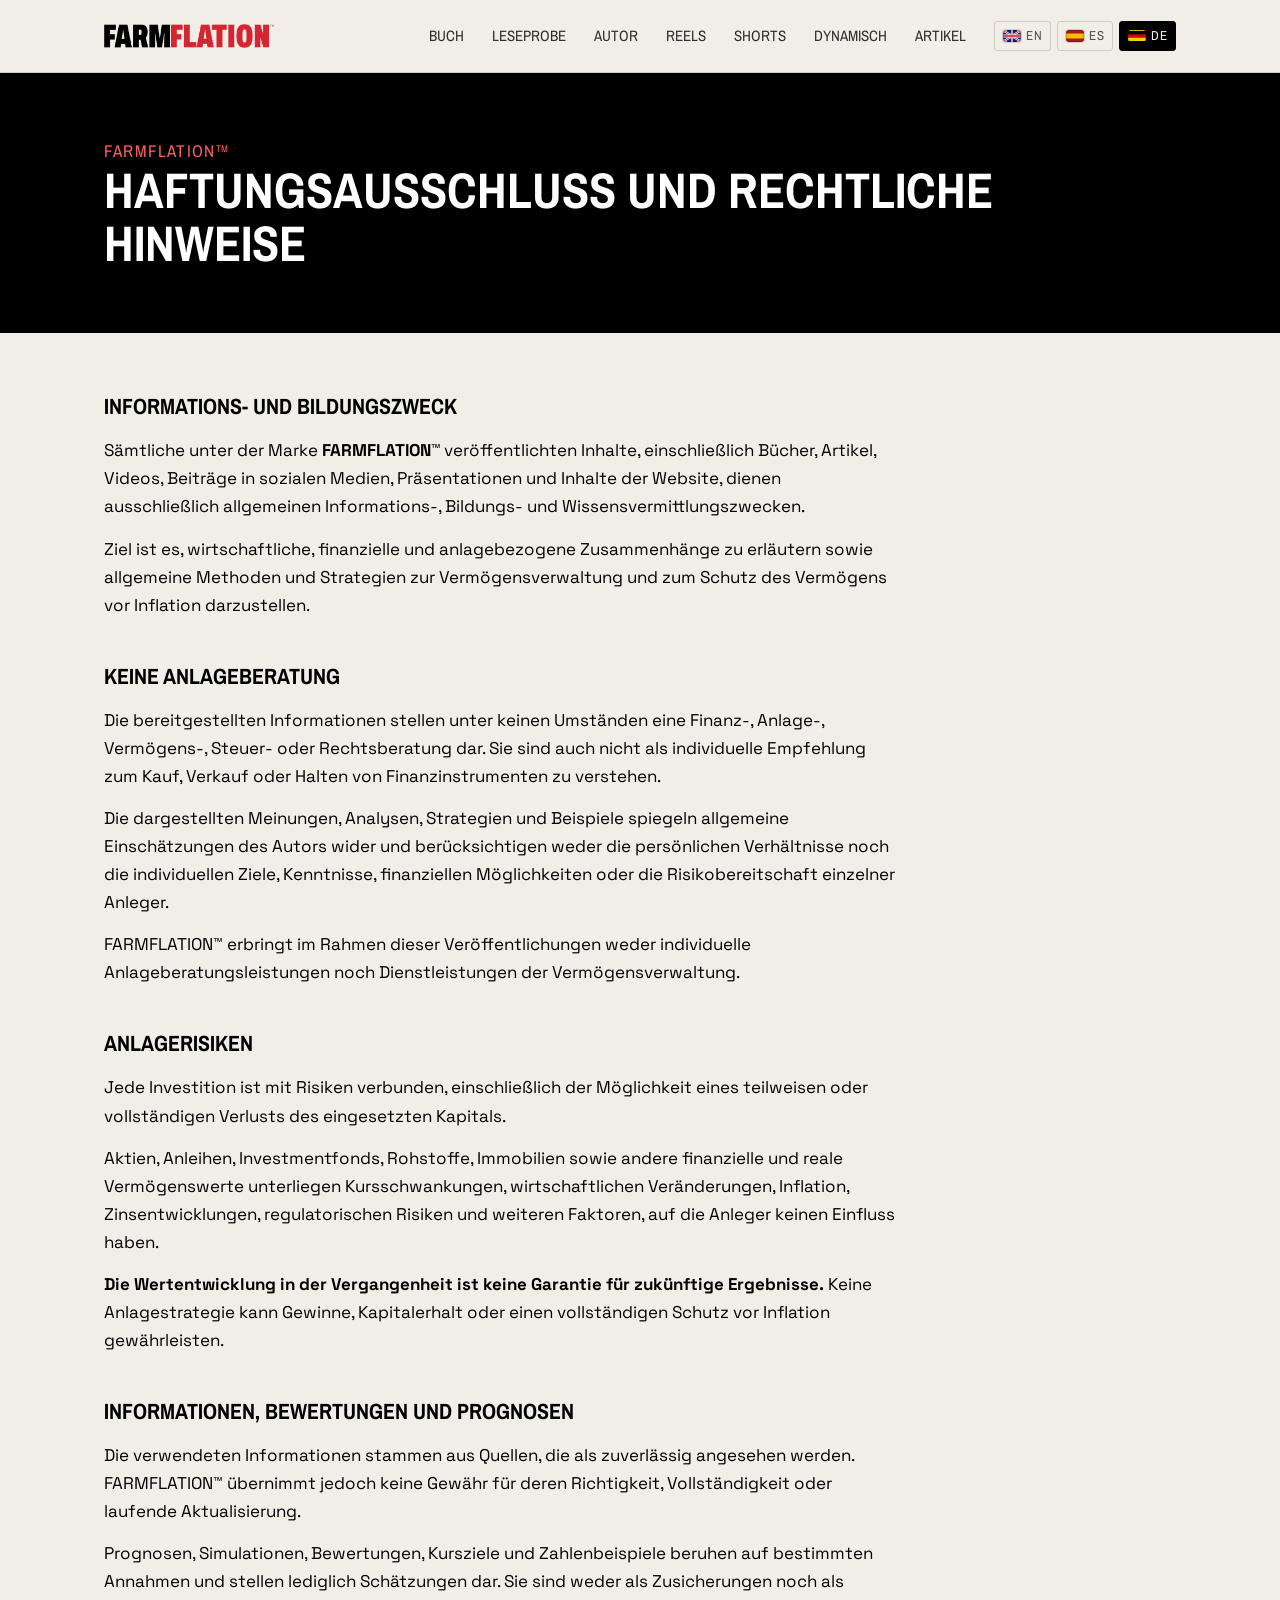
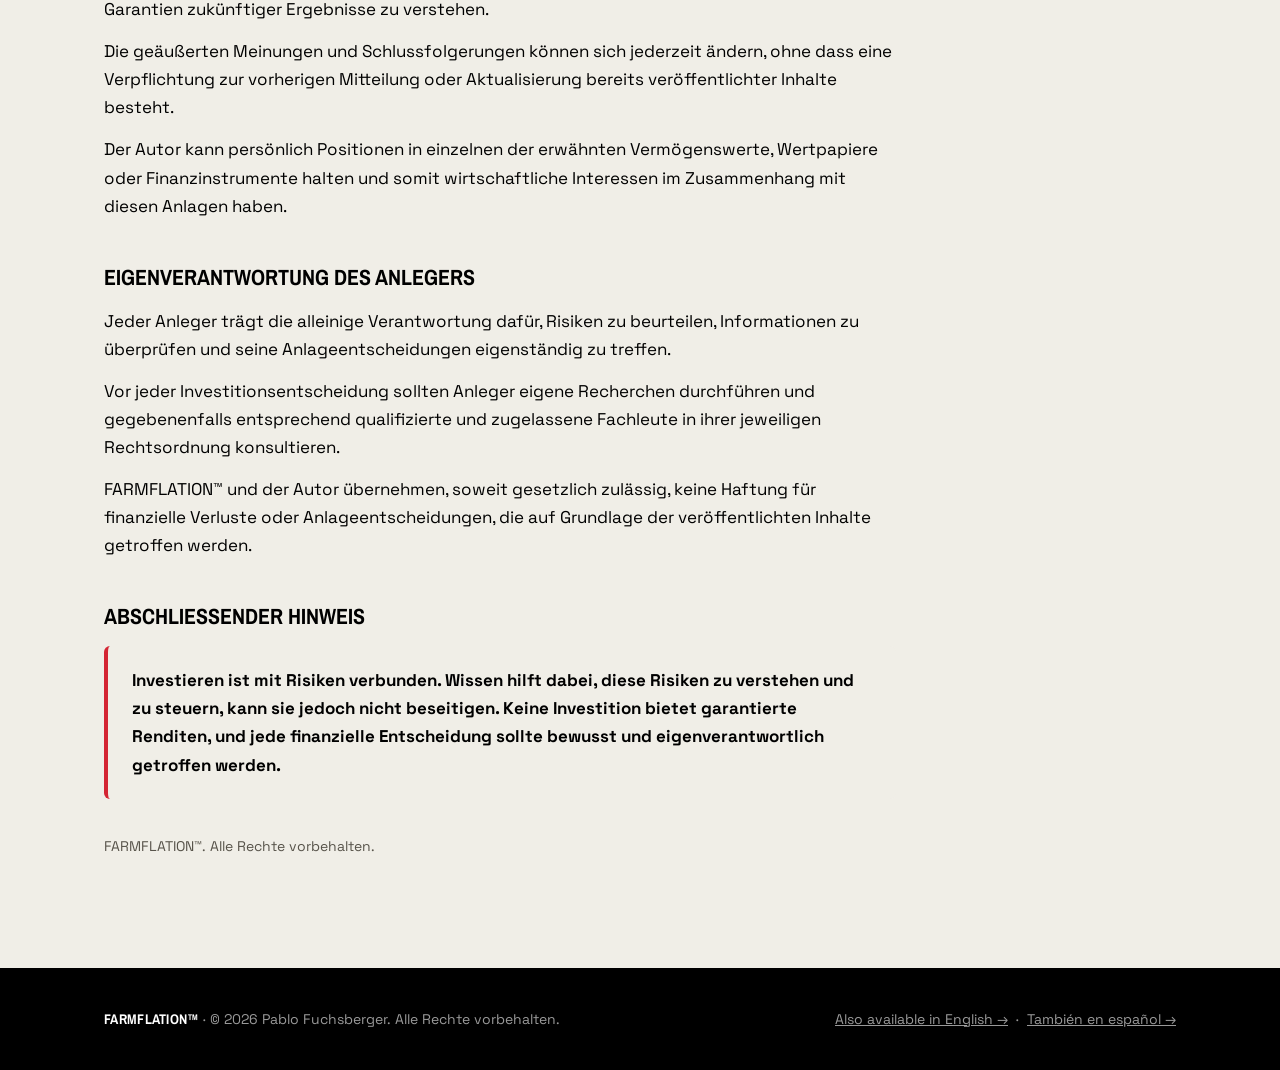
<file: de/rechtliches.html>
<!DOCTYPE html>
<html lang="de">
<head>
<meta charset="UTF-8">
<title>Haftungsausschluss und rechtliche Hinweise — farmflation - Pablo Fuchsberger</title>
<meta name="viewport" content="width=device-width, initial-scale=1">
<meta name="description" content="Haftungsausschluss und rechtliche Hinweise zu allen FARMFLATION™-Inhalten: Informations- und Bildungszweck, keine Anlageberatung, Anlagerisiken.">
<meta name="author" content="Pablo Fuchsberger">
<link rel="canonical" href="https://farmflation.com/de/rechtliches.html">
<link rel="alternate" hreflang="en" href="https://farmflation.com/legal.html">
<link rel="alternate" hreflang="es" href="https://farmflation.com/es/aviso-legal.html">
<link rel="alternate" hreflang="de" href="https://farmflation.com/de/rechtliches.html">
<link rel="alternate" hreflang="x-default" href="https://farmflation.com/legal.html">
<meta name="robots" content="noindex">

<!-- Favicons -->
<link rel="icon" type="image/png" sizes="32x32" href="../assets/img/favicon-32.png">
<link rel="icon" type="image/png" sizes="192x192" href="../assets/img/favicon-192.png">
<link rel="apple-touch-icon" href="../assets/img/apple-touch-icon.png">
<link rel="manifest" href="../site.webmanifest">
<meta name="theme-color" content="#d42533">

<link rel="preconnect" href="https://fonts.googleapis.com">
<link rel="preconnect" href="https://fonts.gstatic.com" crossorigin>
<link href="https://fonts.googleapis.com/css2?family=Archivo+Narrow:wght@400;500;600;700&family=Space+Grotesk:wght@400;500;600;700&display=swap" rel="stylesheet">
<link rel="stylesheet" href="../assets/css/style.css?v=44">
</head>
<body>

<header class="site-header">
  <div class="wrap">
    <div class="brand">
      <a href="index.html" class="logo"><img src="../assets/img/farmflation-wordmark-inline.png" alt="Farmflation™" width="1200" height="169"></a>
    </div>
    <nav class="main-nav">
      <a class="nav-link" href="index.html#relacion">Buch</a>
      <a class="nav-link" href="index.html#adelanto">Leseprobe</a>
      <a class="nav-link" href="index.html#autor">Autor</a>
      <a class="nav-link" href="https://www.instagram.com/farmflation/reels/" target="_blank" rel="noopener">Reels</a>
      <a class="nav-link" href="https://www.youtube.com/@farmflation/shorts" target="_blank" rel="noopener">Shorts</a>
      <a class="nav-link" href="dynamisch.html">Dynamisch</a>
      <a class="nav-link" href="artikel.html">Artikel</a>
      <div class="lang-switch" aria-label="Sprache">
        <a href="../legal.html"><span class="flag-icon flag-gb"></span>EN</a>
        <a href="../es/aviso-legal.html"><span class="flag-icon flag-es"></span>ES</a>
        <span class="active"><span class="flag-icon flag-de"></span>DE</span>
      </div>
    </nav>
  </div>
</header>

<main>

  <section class="page-header">
    <div class="wrap">
      <p class="section-label">Farmflation™</p>
      <h1 class="section-title">Haftungsausschluss und rechtliche Hinweise</h1>
    </div>
  </section>

  <section class="legal-body">
    <div class="wrap">
      <h2>Informations- und Bildungszweck</h2>
      <p>Sämtliche unter der Marke <strong>FARMFLATION™</strong> veröffentlichten Inhalte, einschließlich Bücher, Artikel, Videos, Beiträge in sozialen Medien, Präsentationen und Inhalte der Website, dienen ausschließlich allgemeinen Informations-, Bildungs- und Wissensvermittlungszwecken.</p>
      <p>Ziel ist es, wirtschaftliche, finanzielle und anlagebezogene Zusammenhänge zu erläutern sowie allgemeine Methoden und Strategien zur Vermögensverwaltung und zum Schutz des Vermögens vor Inflation darzustellen.</p>
      <h2>Keine Anlageberatung</h2>
      <p>Die bereitgestellten Informationen stellen unter keinen Umständen eine Finanz-, Anlage-, Vermögens-, Steuer- oder Rechtsberatung dar. Sie sind auch nicht als individuelle Empfehlung zum Kauf, Verkauf oder Halten von Finanzinstrumenten zu verstehen.</p>
      <p>Die dargestellten Meinungen, Analysen, Strategien und Beispiele spiegeln allgemeine Einschätzungen des Autors wider und berücksichtigen weder die persönlichen Verhältnisse noch die individuellen Ziele, Kenntnisse, finanziellen Möglichkeiten oder die Risikobereitschaft einzelner Anleger.</p>
      <p>FARMFLATION™ erbringt im Rahmen dieser Veröffentlichungen weder individuelle Anlageberatungsleistungen noch Dienstleistungen der Vermögensverwaltung.</p>
      <h2>Anlagerisiken</h2>
      <p>Jede Investition ist mit Risiken verbunden, einschließlich der Möglichkeit eines teilweisen oder vollständigen Verlusts des eingesetzten Kapitals.</p>
      <p>Aktien, Anleihen, Investmentfonds, Rohstoffe, Immobilien sowie andere finanzielle und reale Vermögenswerte unterliegen Kursschwankungen, wirtschaftlichen Veränderungen, Inflation, Zinsentwicklungen, regulatorischen Risiken und weiteren Faktoren, auf die Anleger keinen Einfluss haben.</p>
      <p><strong>Die Wertentwicklung in der Vergangenheit ist keine Garantie für zukünftige Ergebnisse.</strong> Keine Anlagestrategie kann Gewinne, Kapitalerhalt oder einen vollständigen Schutz vor Inflation gewährleisten.</p>
      <h2>Informationen, Bewertungen und Prognosen</h2>
      <p>Die verwendeten Informationen stammen aus Quellen, die als zuverlässig angesehen werden. FARMFLATION™ übernimmt jedoch keine Gewähr für deren Richtigkeit, Vollständigkeit oder laufende Aktualisierung.</p>
      <p>Prognosen, Simulationen, Bewertungen, Kursziele und Zahlenbeispiele beruhen auf bestimmten Annahmen und stellen lediglich Schätzungen dar. Sie sind weder als Zusicherungen noch als Garantien zukünftiger Ergebnisse zu verstehen.</p>
      <p>Die geäußerten Meinungen und Schlussfolgerungen können sich jederzeit ändern, ohne dass eine Verpflichtung zur vorherigen Mitteilung oder Aktualisierung bereits veröffentlichter Inhalte besteht.</p>
      <p>Der Autor kann persönlich Positionen in einzelnen der erwähnten Vermögenswerte, Wertpapiere oder Finanzinstrumente halten und somit wirtschaftliche Interessen im Zusammenhang mit diesen Anlagen haben.</p>
      <h2>Eigenverantwortung des Anlegers</h2>
      <p>Jeder Anleger trägt die alleinige Verantwortung dafür, Risiken zu beurteilen, Informationen zu überprüfen und seine Anlageentscheidungen eigenständig zu treffen.</p>
      <p>Vor jeder Investitionsentscheidung sollten Anleger eigene Recherchen durchführen und gegebenenfalls entsprechend qualifizierte und zugelassene Fachleute in ihrer jeweiligen Rechtsordnung konsultieren.</p>
      <p>FARMFLATION™ und der Autor übernehmen, soweit gesetzlich zulässig, keine Haftung für finanzielle Verluste oder Anlageentscheidungen, die auf Grundlage der veröffentlichten Inhalte getroffen werden.</p>
      <h2>ABSCHLIESSENDER HINWEIS</h2>
      <p class="legal-final"><strong>Investieren ist mit Risiken verbunden. Wissen hilft dabei, diese Risiken zu verstehen und zu steuern, kann sie jedoch nicht beseitigen. Keine Investition bietet garantierte Renditen, und jede finanzielle Entscheidung sollte bewusst und eigenverantwortlich getroffen werden.</strong></p>
      <p class="legal-rights">FARMFLATION™. Alle Rechte vorbehalten.</p>
    </div>
  </section>

</main>

<footer class="site-footer">
  <div class="wrap">
    <span><strong>Farmflation™</strong> · © 2026 Pablo Fuchsberger. Alle Rechte vorbehalten.</span>
    <span><a href="../legal.html" style="color:inherit;">Also available in English →</a> &nbsp;·&nbsp; <a href="../es/aviso-legal.html" style="color:inherit;">También en español →</a></span>
  </div>
</footer>

</body>
</html>
</file>
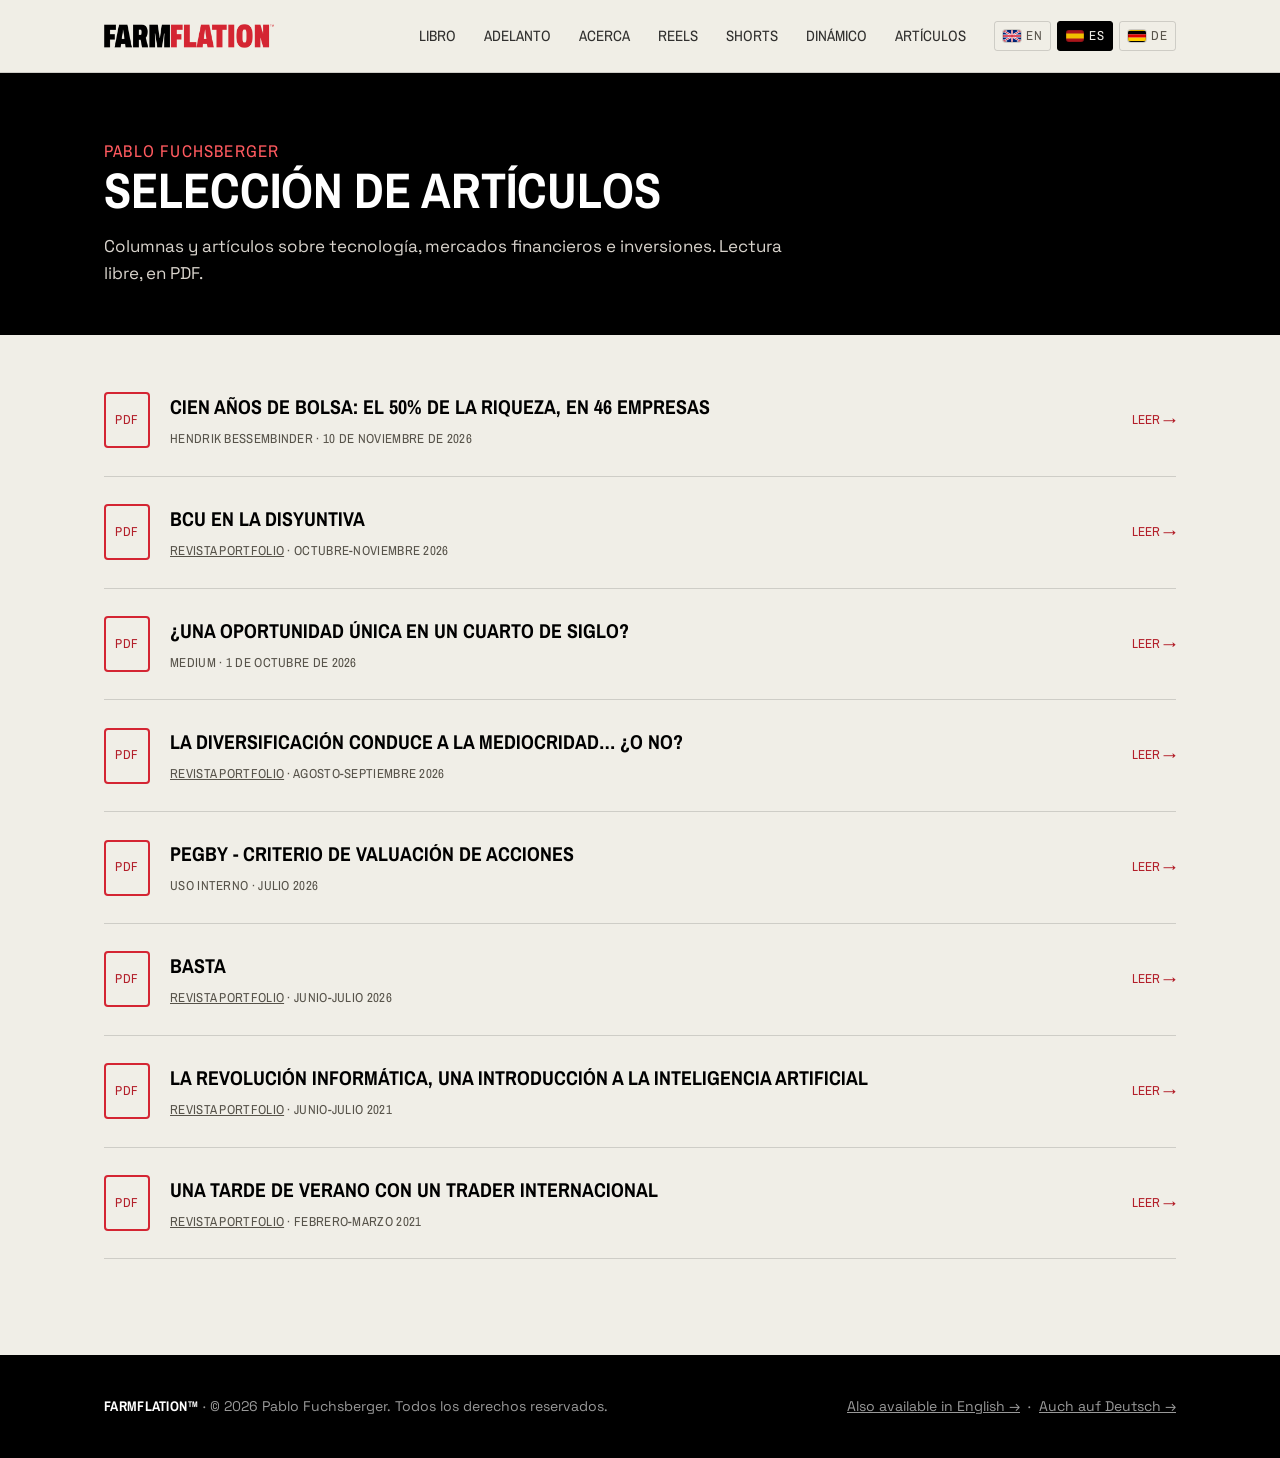
<file: es/articulos.html>
<!DOCTYPE html>
<html lang="es">
<head>
<meta charset="UTF-8">
<title>Selección de artículos — farmflation - Pablo Fuchsberger</title>
<meta name="viewport" content="width=device-width, initial-scale=1">
<meta name="description" content="Una selección de columnas y artículos de Pablo Fuchsberger sobre tecnología, mercados financieros e inversiones, en PDF de lectura libre.">
<meta name="author" content="Pablo Fuchsberger">
<link rel="canonical" href="https://farmflation.com/es/articulos.html">
<link rel="alternate" hreflang="en" href="https://farmflation.com/articles.html">
<link rel="alternate" hreflang="es" href="https://farmflation.com/es/articulos.html">
<link rel="alternate" hreflang="de" href="https://farmflation.com/de/artikel.html">
<link rel="alternate" hreflang="x-default" href="https://farmflation.com/articles.html">
<meta name="robots" content="noindex">

<!-- Favicons -->
<link rel="icon" type="image/png" sizes="32x32" href="../assets/img/favicon-32.png">
<link rel="icon" type="image/png" sizes="192x192" href="../assets/img/favicon-192.png">
<link rel="apple-touch-icon" href="../assets/img/apple-touch-icon.png">
<link rel="manifest" href="../site.webmanifest">
<meta name="theme-color" content="#d42533">

<link rel="preconnect" href="https://fonts.googleapis.com">
<link rel="preconnect" href="https://fonts.gstatic.com" crossorigin>
<link href="https://fonts.googleapis.com/css2?family=Archivo+Narrow:wght@400;500;600;700&family=Space+Grotesk:wght@400;500;600;700&display=swap" rel="stylesheet">
<link rel="stylesheet" href="../assets/css/style.css?v=44">
</head>
<body>

<header class="site-header">
  <div class="wrap">
    <div class="brand">
      <a href="index.html" class="logo"><img src="../assets/img/farmflation-wordmark-inline.png" alt="Farmflation™" width="1200" height="169"></a>
    </div>
    <nav class="main-nav">
      <a class="nav-link" href="index.html#relacion">Libro</a>
      <a class="nav-link" href="index.html#adelanto">Adelanto</a>
      <a class="nav-link" href="index.html#autor">Acerca</a>
      <a class="nav-link" href="https://www.instagram.com/farmflation/reels/" target="_blank" rel="noopener">Reels</a>
      <a class="nav-link" href="https://www.youtube.com/@farmflation/shorts" target="_blank" rel="noopener">Shorts</a>
      <a class="nav-link" href="dinamico.html">Dinámico</a>
      <a class="nav-link" href="articulos.html">Artículos</a>
      <div class="lang-switch" aria-label="Idioma">
        <a href="../articles.html"><span class="flag-icon flag-gb"></span>EN</a>
        <span class="active"><span class="flag-icon flag-es"></span>ES</span>
        <a href="../de/artikel.html"><span class="flag-icon flag-de"></span>DE</a>
      </div>
    </nav>
  </div>
</header>

<main>

  <section class="page-header">
    <div class="wrap">
      <p class="section-label">Pablo Fuchsberger</p>
      <h1 class="section-title">Selección de artículos</h1>
      <p>Columnas y artículos sobre tecnología, mercados financieros e inversiones. Lectura libre, en PDF.</p>
    </div>
  </section>

  <section class="articles-list">
    <div class="wrap">
      <!-- ARTICULOS_START -->
      <a class="article-item" href="../assets/pdf/ES/bessembinder-2026.pdf" target="_blank" rel="noopener">
        <span class="article-icon">PDF</span>
        <span class="article-body">
          <h3>Cien años de bolsa: el 50% de la riqueza, en 46 empresas</h3>
          <p class="article-pub">Hendrik Bessembinder · 10 de noviembre de 2026</p>
        </span>
        <span class="article-meta">Leer →</span>
      </a>
      <div class="article-item">
        <a class="article-item-stretched-link" href="../assets/pdf/ES/bcu.pdf" target="_blank" rel="noopener" aria-label="BCU en la disyuntiva"></a>
        <span class="article-icon">PDF</span>
        <span class="article-body">
          <h3>BCU en la disyuntiva</h3>
          <p class="article-pub"><a href="https://www.revistaportfolio.com/" target="_blank" rel="noopener">Revista Portfolio</a> · Octubre-Noviembre 2026</p>
        </span>
        <span class="article-meta">Leer →</span>
      </div>
      <a class="article-item" href="../assets/pdf/ES/30yield.pdf" target="_blank" rel="noopener">
        <span class="article-icon">PDF</span>
        <span class="article-body">
          <h3>¿Una oportunidad única en un cuarto de siglo?</h3>
          <p class="article-pub">Medium · 1 de octubre de 2026</p>
        </span>
        <span class="article-meta">Leer →</span>
      </a>
      <div class="article-item">
        <a class="article-item-stretched-link" href="../assets/pdf/ES/diversificacion.pdf" target="_blank" rel="noopener" aria-label="La diversificación conduce a la mediocridad… ¿o no?"></a>
        <span class="article-icon">PDF</span>
        <span class="article-body">
          <h3>La diversificación conduce a la mediocridad… ¿o no?</h3>
          <p class="article-pub"><a href="https://www.revistaportfolio.com/" target="_blank" rel="noopener">Revista Portfolio</a> · Agosto-Septiembre 2026</p>
        </span>
        <span class="article-meta">Leer →</span>
      </div>
      <a class="article-item" href="../assets/pdf/ES/pegby.pdf" target="_blank" rel="noopener">
        <span class="article-icon">PDF</span>
        <span class="article-body">
          <h3>PEGBY - Criterio de valuación de acciones</h3>
          <p class="article-pub">Uso interno · Julio 2026</p>
        </span>
        <span class="article-meta">Leer →</span>
      </a>
      <div class="article-item">
        <a class="article-item-stretched-link" href="../assets/pdf/ES/basta.pdf" target="_blank" rel="noopener" aria-label="Basta"></a>
        <span class="article-icon">PDF</span>
        <span class="article-body">
          <h3>Basta</h3>
          <p class="article-pub"><a href="https://www.revistaportfolio.com/" target="_blank" rel="noopener">Revista Portfolio</a> · Junio-Julio 2026</p>
        </span>
        <span class="article-meta">Leer →</span>
      </div>
      <div class="article-item">
        <a class="article-item-stretched-link" href="../assets/pdf/ES/ai_intro.pdf" target="_blank" rel="noopener" aria-label="La revolución informática, una introducción a la Inteligencia artificial"></a>
        <span class="article-icon">PDF</span>
        <span class="article-body">
          <h3>La revolución informática, una introducción a la Inteligencia artificial</h3>
          <p class="article-pub"><a href="https://www.revistaportfolio.com/" target="_blank" rel="noopener">Revista Portfolio</a> · Junio-Julio 2021</p>
        </span>
        <span class="article-meta">Leer →</span>
      </div>
      <div class="article-item">
        <a class="article-item-stretched-link" href="../assets/pdf/ES/trader.pdf" target="_blank" rel="noopener" aria-label="Una tarde de verano con un trader internacional"></a>
        <span class="article-icon">PDF</span>
        <span class="article-body">
          <h3>Una tarde de verano con un trader internacional</h3>
          <p class="article-pub"><a href="https://www.revistaportfolio.com/" target="_blank" rel="noopener">Revista Portfolio</a> · Febrero-Marzo 2021</p>
        </span>
        <span class="article-meta">Leer →</span>
      </div>
      <!-- ARTICULOS_END -->
    </div>
  </section>

</main>

<footer class="site-footer">
  <div class="wrap">
    <span><strong>Farmflation™</strong> · © 2026 Pablo Fuchsberger. Todos los derechos reservados.</span>
    <span><a href="../articles.html" style="color:inherit;">Also available in English →</a> &nbsp;·&nbsp; <a href="../de/artikel.html" style="color:inherit;">Auch auf Deutsch →</a></span>
  </div>
</footer>

</body>
</html>
</file>
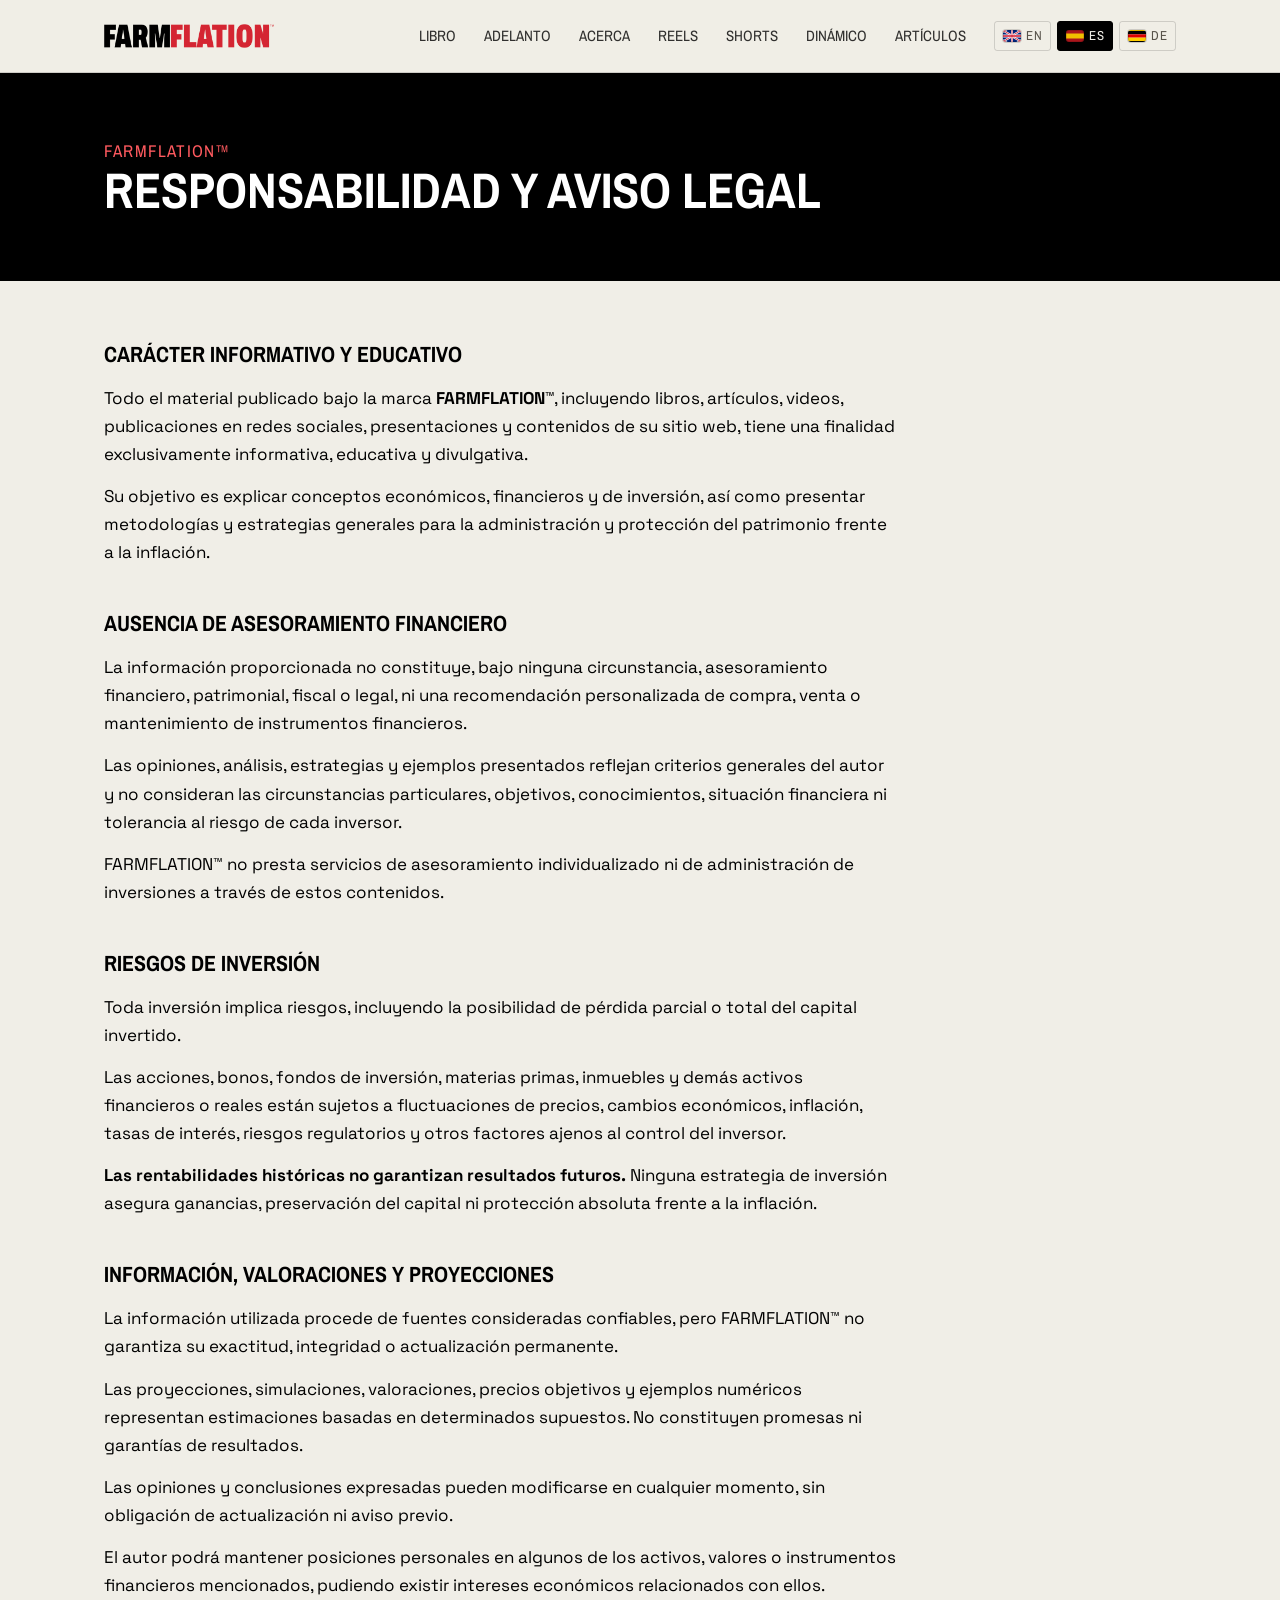
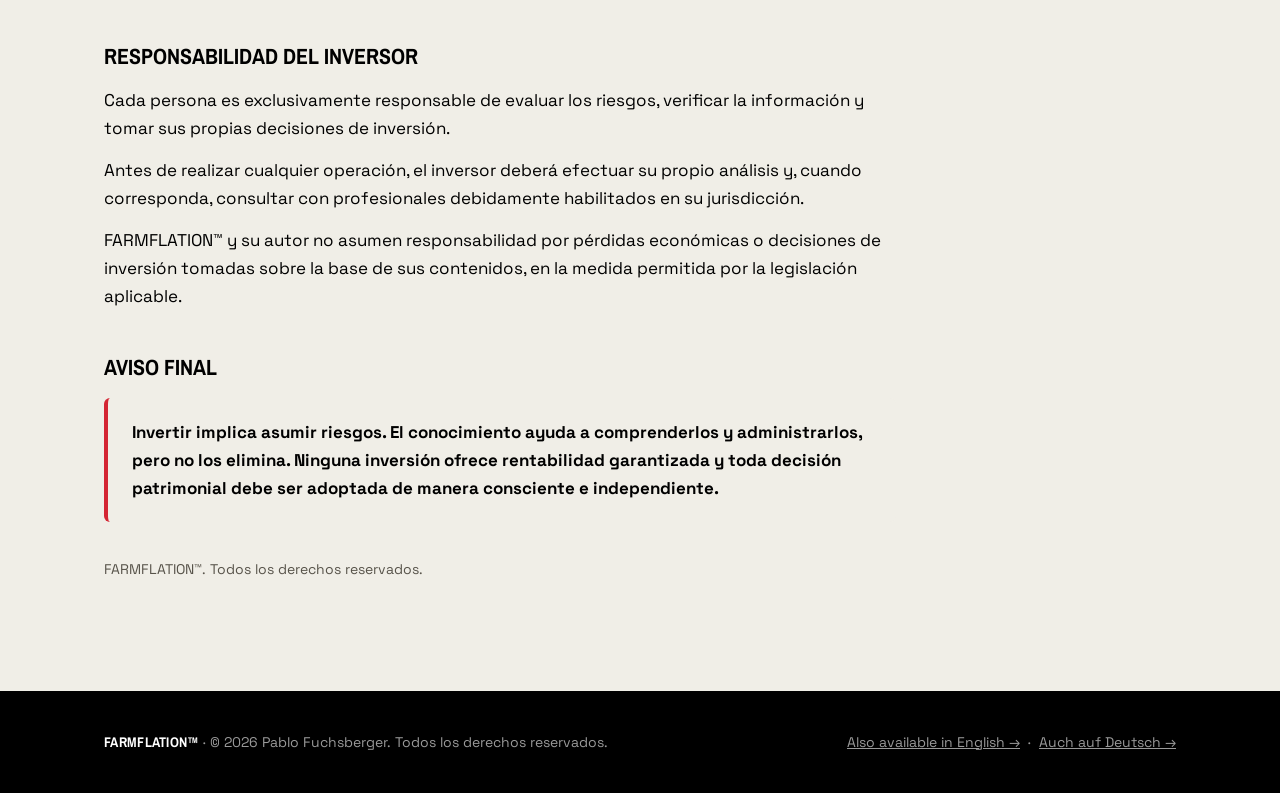
<file: es/aviso-legal.html>
<!DOCTYPE html>
<html lang="es">
<head>
<meta charset="UTF-8">
<title>Responsabilidad y aviso legal — farmflation - Pablo Fuchsberger</title>
<meta name="viewport" content="width=device-width, initial-scale=1">
<meta name="description" content="Responsabilidad y aviso legal de todo el contenido FARMFLATION™: carácter informativo y educativo, ausencia de asesoramiento financiero, riesgos de inversión.">
<meta name="author" content="Pablo Fuchsberger">
<link rel="canonical" href="https://farmflation.com/es/aviso-legal.html">
<link rel="alternate" hreflang="en" href="https://farmflation.com/legal.html">
<link rel="alternate" hreflang="es" href="https://farmflation.com/es/aviso-legal.html">
<link rel="alternate" hreflang="de" href="https://farmflation.com/de/rechtliches.html">
<link rel="alternate" hreflang="x-default" href="https://farmflation.com/legal.html">
<meta name="robots" content="noindex">

<!-- Favicons -->
<link rel="icon" type="image/png" sizes="32x32" href="../assets/img/favicon-32.png">
<link rel="icon" type="image/png" sizes="192x192" href="../assets/img/favicon-192.png">
<link rel="apple-touch-icon" href="../assets/img/apple-touch-icon.png">
<link rel="manifest" href="../site.webmanifest">
<meta name="theme-color" content="#d42533">

<link rel="preconnect" href="https://fonts.googleapis.com">
<link rel="preconnect" href="https://fonts.gstatic.com" crossorigin>
<link href="https://fonts.googleapis.com/css2?family=Archivo+Narrow:wght@400;500;600;700&family=Space+Grotesk:wght@400;500;600;700&display=swap" rel="stylesheet">
<link rel="stylesheet" href="../assets/css/style.css?v=44">
</head>
<body>

<header class="site-header">
  <div class="wrap">
    <div class="brand">
      <a href="index.html" class="logo"><img src="../assets/img/farmflation-wordmark-inline.png" alt="Farmflation™" width="1200" height="169"></a>
    </div>
    <nav class="main-nav">
      <a class="nav-link" href="index.html#relacion">Libro</a>
      <a class="nav-link" href="index.html#adelanto">Adelanto</a>
      <a class="nav-link" href="index.html#autor">Acerca</a>
      <a class="nav-link" href="https://www.instagram.com/farmflation/reels/" target="_blank" rel="noopener">Reels</a>
      <a class="nav-link" href="https://www.youtube.com/@farmflation/shorts" target="_blank" rel="noopener">Shorts</a>
      <a class="nav-link" href="dinamico.html">Dinámico</a>
      <a class="nav-link" href="articulos.html">Artículos</a>
      <div class="lang-switch" aria-label="Idioma">
        <a href="../legal.html"><span class="flag-icon flag-gb"></span>EN</a>
        <span class="active"><span class="flag-icon flag-es"></span>ES</span>
        <a href="../de/rechtliches.html"><span class="flag-icon flag-de"></span>DE</a>
      </div>
    </nav>
  </div>
</header>

<main>

  <section class="page-header">
    <div class="wrap">
      <p class="section-label">Farmflation™</p>
      <h1 class="section-title">Responsabilidad y aviso legal</h1>
    </div>
  </section>

  <section class="legal-body">
    <div class="wrap">
      <h2>Carácter informativo y educativo</h2>
      <p>Todo el material publicado bajo la marca <strong>FARMFLATION™</strong>, incluyendo libros, artículos, videos, publicaciones en redes sociales, presentaciones y contenidos de su sitio web, tiene una finalidad exclusivamente informativa, educativa y divulgativa.</p>
      <p>Su objetivo es explicar conceptos económicos, financieros y de inversión, así como presentar metodologías y estrategias generales para la administración y protección del patrimonio frente a la inflación.</p>
      <h2>Ausencia de asesoramiento financiero</h2>
      <p>La información proporcionada no constituye, bajo ninguna circunstancia, asesoramiento financiero, patrimonial, fiscal o legal, ni una recomendación personalizada de compra, venta o mantenimiento de instrumentos financieros.</p>
      <p>Las opiniones, análisis, estrategias y ejemplos presentados reflejan criterios generales del autor y no consideran las circunstancias particulares, objetivos, conocimientos, situación financiera ni tolerancia al riesgo de cada inversor.</p>
      <p>FARMFLATION™ no presta servicios de asesoramiento individualizado ni de administración de inversiones a través de estos contenidos.</p>
      <h2>Riesgos de inversión</h2>
      <p>Toda inversión implica riesgos, incluyendo la posibilidad de pérdida parcial o total del capital invertido.</p>
      <p>Las acciones, bonos, fondos de inversión, materias primas, inmuebles y demás activos financieros o reales están sujetos a fluctuaciones de precios, cambios económicos, inflación, tasas de interés, riesgos regulatorios y otros factores ajenos al control del inversor.</p>
      <p><strong>Las rentabilidades históricas no garantizan resultados futuros.</strong> Ninguna estrategia de inversión asegura ganancias, preservación del capital ni protección absoluta frente a la inflación.</p>
      <h2>Información, valoraciones y proyecciones</h2>
      <p>La información utilizada procede de fuentes consideradas confiables, pero FARMFLATION™ no garantiza su exactitud, integridad o actualización permanente.</p>
      <p>Las proyecciones, simulaciones, valoraciones, precios objetivos y ejemplos numéricos representan estimaciones basadas en determinados supuestos. No constituyen promesas ni garantías de resultados.</p>
      <p>Las opiniones y conclusiones expresadas pueden modificarse en cualquier momento, sin obligación de actualización ni aviso previo.</p>
      <p>El autor podrá mantener posiciones personales en algunos de los activos, valores o instrumentos financieros mencionados, pudiendo existir intereses económicos relacionados con ellos.</p>
      <h2>Responsabilidad del inversor</h2>
      <p>Cada persona es exclusivamente responsable de evaluar los riesgos, verificar la información y tomar sus propias decisiones de inversión.</p>
      <p>Antes de realizar cualquier operación, el inversor deberá efectuar su propio análisis y, cuando corresponda, consultar con profesionales debidamente habilitados en su jurisdicción.</p>
      <p>FARMFLATION™ y su autor no asumen responsabilidad por pérdidas económicas o decisiones de inversión tomadas sobre la base de sus contenidos, en la medida permitida por la legislación aplicable.</p>
      <h2>AVISO FINAL</h2>
      <p class="legal-final"><strong>Invertir implica asumir riesgos. El conocimiento ayuda a comprenderlos y administrarlos, pero no los elimina. Ninguna inversión ofrece rentabilidad garantizada y toda decisión patrimonial debe ser adoptada de manera consciente e independiente.</strong></p>
      <p class="legal-rights">FARMFLATION™. Todos los derechos reservados.</p>
    </div>
  </section>

</main>

<footer class="site-footer">
  <div class="wrap">
    <span><strong>Farmflation™</strong> · © 2026 Pablo Fuchsberger. Todos los derechos reservados.</span>
    <span><a href="../legal.html" style="color:inherit;">Also available in English →</a> &nbsp;·&nbsp; <a href="../de/rechtliches.html" style="color:inherit;">Auch auf Deutsch →</a></span>
  </div>
</footer>

</body>
</html>
</file>
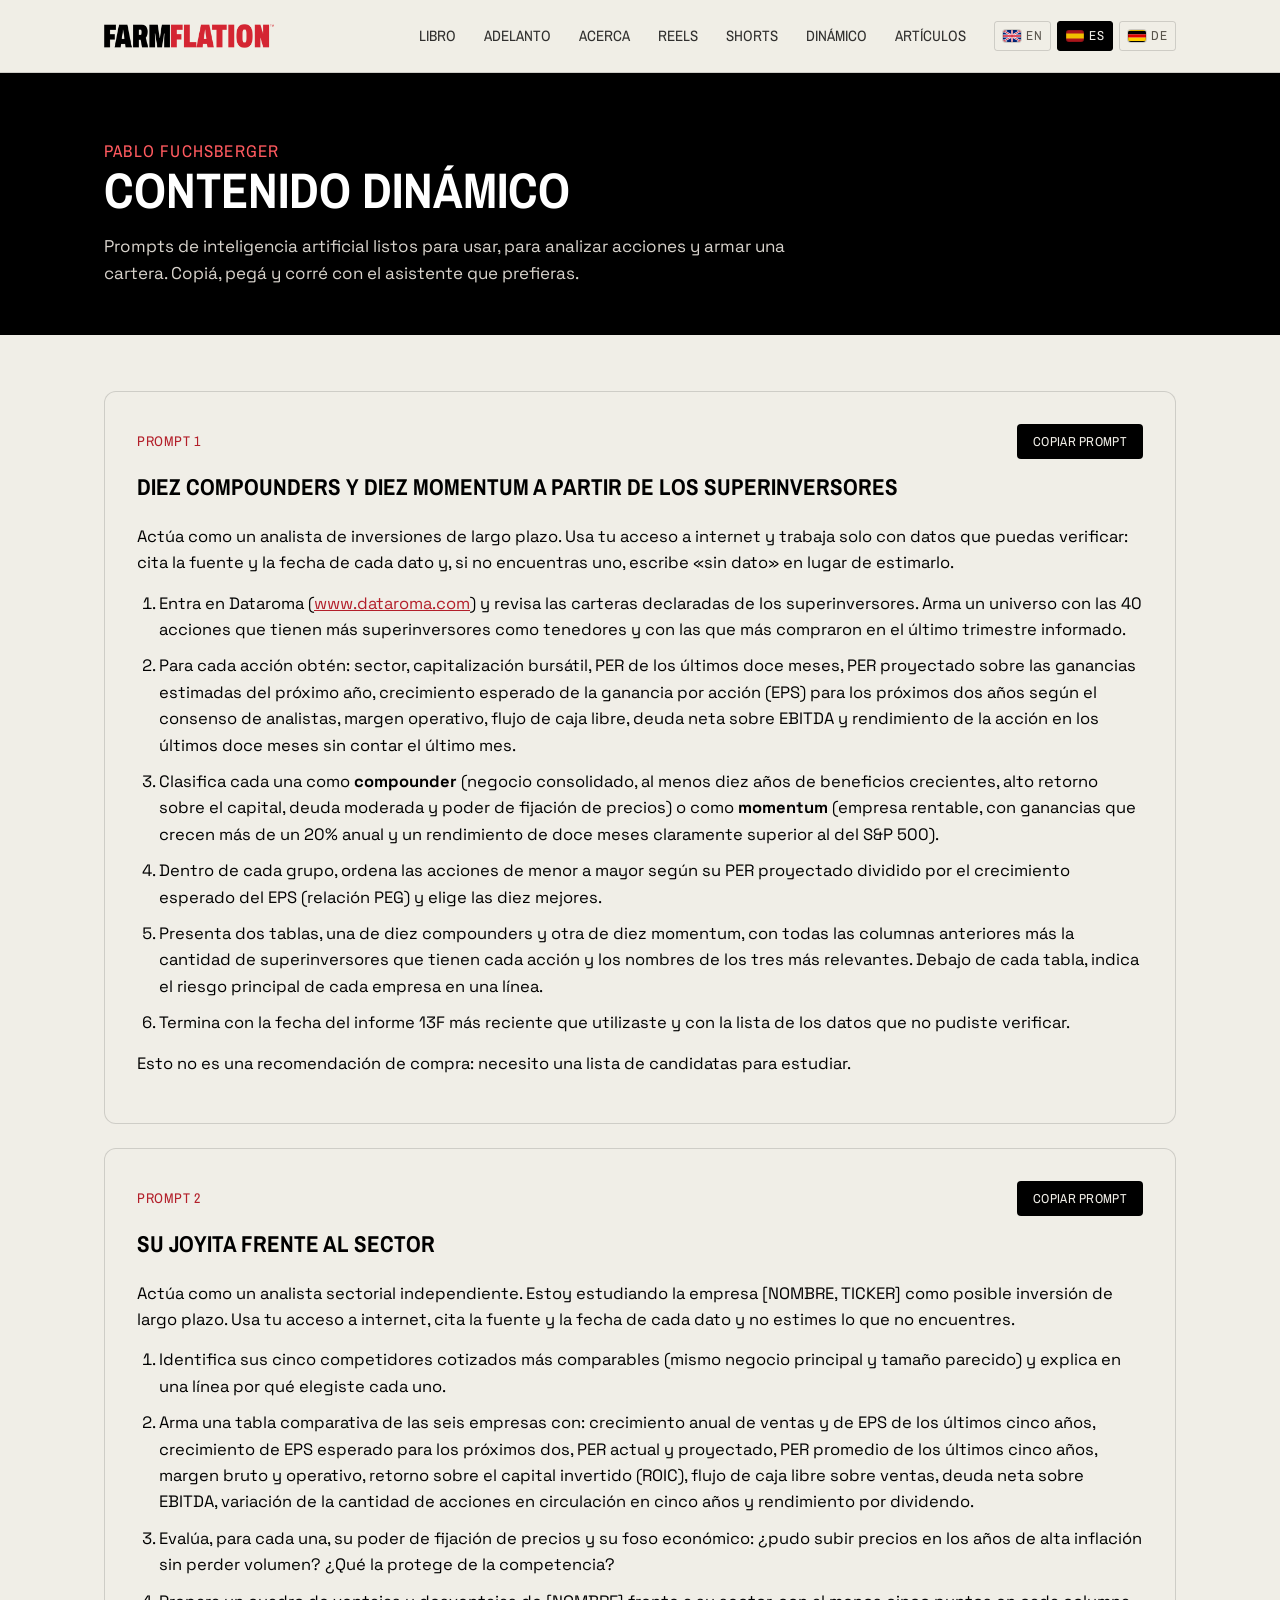
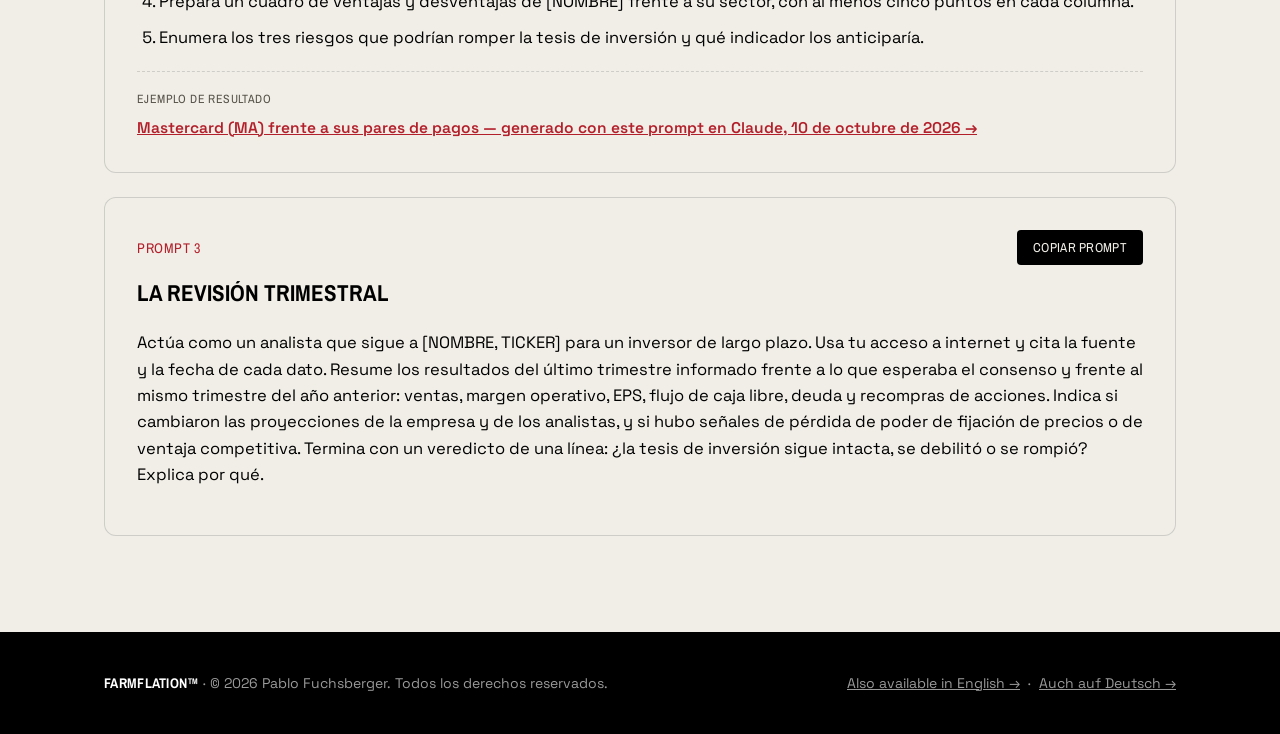
<file: es/dinamico.html>
<!DOCTYPE html>
<html lang="es">
<head>
<meta charset="UTF-8">
<title>Contenido Dinámico — farmflation - Pablo Fuchsberger</title>
<meta name="viewport" content="width=device-width, initial-scale=1">
<meta name="description" content="Prompts de inteligencia artificial de Pablo Fuchsberger, listos para usar, para analizar acciones y armar una cartera, más artículos sobre el uso de IA para invertir.">
<meta name="author" content="Pablo Fuchsberger">
<link rel="canonical" href="https://farmflation.com/es/dinamico.html">
<link rel="alternate" hreflang="en" href="https://farmflation.com/dynamic.html">
<link rel="alternate" hreflang="es" href="https://farmflation.com/es/dinamico.html">
<link rel="alternate" hreflang="de" href="https://farmflation.com/de/dynamisch.html">
<link rel="alternate" hreflang="x-default" href="https://farmflation.com/dynamic.html">
<meta name="robots" content="noindex">

<!-- Favicons -->
<link rel="icon" type="image/png" sizes="32x32" href="../assets/img/favicon-32.png">
<link rel="icon" type="image/png" sizes="192x192" href="../assets/img/favicon-192.png">
<link rel="apple-touch-icon" href="../assets/img/apple-touch-icon.png">
<link rel="manifest" href="../site.webmanifest">
<meta name="theme-color" content="#d42533">

<link rel="preconnect" href="https://fonts.googleapis.com">
<link rel="preconnect" href="https://fonts.gstatic.com" crossorigin>
<link href="https://fonts.googleapis.com/css2?family=Archivo+Narrow:wght@400;500;600;700&family=Space+Grotesk:wght@400;500;600;700&display=swap" rel="stylesheet">
<link rel="stylesheet" href="../assets/css/style.css?v=44">
</head>
<body>

<header class="site-header">
  <div class="wrap">
    <div class="brand">
      <a href="index.html" class="logo"><img src="../assets/img/farmflation-wordmark-inline.png" alt="Farmflation™" width="1200" height="169"></a>
    </div>
    <nav class="main-nav">
      <a class="nav-link" href="index.html#relacion">Libro</a>
      <a class="nav-link" href="index.html#adelanto">Adelanto</a>
      <a class="nav-link" href="index.html#autor">Acerca</a>
      <a class="nav-link" href="https://www.instagram.com/farmflation/reels/" target="_blank" rel="noopener">Reels</a>
      <a class="nav-link" href="https://www.youtube.com/@farmflation/shorts" target="_blank" rel="noopener">Shorts</a>
      <a class="nav-link" href="dinamico.html">Dinámico</a>
      <a class="nav-link" href="articulos.html">Artículos</a>
      <div class="lang-switch" aria-label="Idioma">
        <a href="../dynamic.html"><span class="flag-icon flag-gb"></span>EN</a>
        <span class="active"><span class="flag-icon flag-es"></span>ES</span>
        <a href="../de/dynamisch.html"><span class="flag-icon flag-de"></span>DE</a>
      </div>
    </nav>
  </div>
</header>

<main>

  <section class="page-header">
    <div class="wrap">
      <p class="section-label">Pablo Fuchsberger</p>
      <h1 class="section-title">Contenido Dinámico</h1>
      <p>Prompts de inteligencia artificial listos para usar, para analizar acciones y armar una cartera. Copiá, pegá y corré con el asistente que prefieras.</p>
    </div>
  </section>

  <section class="prompts-list">
    <div class="wrap">

      <article class="prompt-card">
        <div class="prompt-card-head">
          <p class="prompt-label">Prompt 1</p>
          <button class="copy-btn" type="button">Copiar prompt</button>
        </div>
        <h3>Diez compounders y diez momentum a partir de los superinversores</h3>
        <div class="prompt-text">
          <p>Actúa como un analista de inversiones de largo plazo. Usa tu acceso a internet y trabaja solo con datos que puedas verificar: cita la fuente y la fecha de cada dato y, si no encuentras uno, escribe «sin dato» en lugar de estimarlo.</p>
          <ol>
            <li>Entra en Dataroma (<a href="https://www.dataroma.com" target="_blank" rel="noopener">www.dataroma.com</a>) y revisa las carteras declaradas de los superinversores. Arma un universo con las 40 acciones que tienen más superinversores como tenedores y con las que más compraron en el último trimestre informado.</li>
            <li>Para cada acción obtén: sector, capitalización bursátil, PER de los últimos doce meses, PER proyectado sobre las ganancias estimadas del próximo año, crecimiento esperado de la ganancia por acción (EPS) para los próximos dos años según el consenso de analistas, margen operativo, flujo de caja libre, deuda neta sobre EBITDA y rendimiento de la acción en los últimos doce meses sin contar el último mes.</li>
            <li>Clasifica cada una como <strong>compounder</strong> (negocio consolidado, al menos diez años de beneficios crecientes, alto retorno sobre el capital, deuda moderada y poder de fijación de precios) o como <strong>momentum</strong> (empresa rentable, con ganancias que crecen más de un 20% anual y un rendimiento de doce meses claramente superior al del S&amp;P 500).</li>
            <li>Dentro de cada grupo, ordena las acciones de menor a mayor según su PER proyectado dividido por el crecimiento esperado del EPS (relación PEG) y elige las diez mejores.</li>
            <li>Presenta dos tablas, una de diez compounders y otra de diez momentum, con todas las columnas anteriores más la cantidad de superinversores que tienen cada acción y los nombres de los tres más relevantes. Debajo de cada tabla, indica el riesgo principal de cada empresa en una línea.</li>
            <li>Termina con la fecha del informe 13F más reciente que utilizaste y con la lista de los datos que no pudiste verificar.</li>
          </ol>
          <p>Esto no es una recomendación de compra: necesito una lista de candidatas para estudiar.</p>
        </div>
        <textarea class="prompt-raw" hidden>Actúa como un analista de inversiones de largo plazo. Usa tu acceso a internet y trabaja solo con datos que puedas verificar: cita la fuente y la fecha de cada dato y, si no encuentras uno, escribe «sin dato» en lugar de estimarlo.
1. Entra en Dataroma (www.dataroma.com) y revisa las carteras declaradas de los superinversores. Arma un universo con las 40 acciones que tienen más superinversores como tenedores y con las que más compraron en el último trimestre informado.
2. Para cada acción obtén: sector, capitalización bursátil, PER de los últimos doce meses, PER proyectado sobre las ganancias estimadas del próximo año, crecimiento esperado de la ganancia por acción (EPS) para los próximos dos años según el consenso de analistas, margen operativo, flujo de caja libre, deuda neta sobre EBITDA y rendimiento de la acción en los últimos doce meses sin contar el último mes.
3. Clasifica cada una como compounder (negocio consolidado, al menos diez años de beneficios crecientes, alto retorno sobre el capital, deuda moderada y poder de fijación de precios) o como momentum (empresa rentable, con ganancias que crecen más de un 20% anual y un rendimiento de doce meses claramente superior al del S&P 500).
4. Dentro de cada grupo, ordena las acciones de menor a mayor según su PER proyectado dividido por el crecimiento esperado del EPS (relación PEG) y elige las diez mejores.
5. Presenta dos tablas, una de diez compounders y otra de diez momentum, con todas las columnas anteriores más la cantidad de superinversores que tienen cada acción y los nombres de los tres más relevantes. Debajo de cada tabla, indica el riesgo principal de cada empresa en una línea.
6. Termina con la fecha del informe 13F más reciente que utilizaste y con la lista de los datos que no pudiste verificar.
Esto no es una recomendación de compra: necesito una lista de candidatas para estudiar.</textarea>
      </article>

      <article class="prompt-card">
        <div class="prompt-card-head">
          <p class="prompt-label">Prompt 2</p>
          <button class="copy-btn" type="button">Copiar prompt</button>
        </div>
        <h3>Su joyita frente al sector</h3>
        <div class="prompt-text">
          <p>Actúa como un analista sectorial independiente. Estoy estudiando la empresa [NOMBRE, TICKER] como posible inversión de largo plazo. Usa tu acceso a internet, cita la fuente y la fecha de cada dato y no estimes lo que no encuentres.</p>
          <ol>
            <li>Identifica sus cinco competidores cotizados más comparables (mismo negocio principal y tamaño parecido) y explica en una línea por qué elegiste cada uno.</li>
            <li>Arma una tabla comparativa de las seis empresas con: crecimiento anual de ventas y de EPS de los últimos cinco años, crecimiento de EPS esperado para los próximos dos, PER actual y proyectado, PER promedio de los últimos cinco años, margen bruto y operativo, retorno sobre el capital invertido (ROIC), flujo de caja libre sobre ventas, deuda neta sobre EBITDA, variación de la cantidad de acciones en circulación en cinco años y rendimiento por dividendo.</li>
            <li>Evalúa, para cada una, su poder de fijación de precios y su foso económico: ¿pudo subir precios en los años de alta inflación sin perder volumen? ¿Qué la protege de la competencia?</li>
            <li>Prepara un cuadro de ventajas y desventajas de [NOMBRE] frente a su sector, con al menos cinco puntos en cada columna.</li>
            <li>Enumera los tres riesgos que podrían romper la tesis de inversión y qué indicador los anticiparía.</li>
          </ol>
        </div>
        <div class="prompt-example">
          <span class="prompt-example-label">Ejemplo de resultado</span>
          <a href="../assets/pdf/ES/ma-sector-analysis.pdf" target="_blank" rel="noopener">Mastercard (MA) frente a sus pares de pagos — generado con este prompt en Claude, 10 de octubre de 2026 →</a>
        </div>
        <textarea class="prompt-raw" hidden>Actúa como un analista sectorial independiente. Estoy estudiando la empresa [NOMBRE, TICKER] como posible inversión de largo plazo. Usa tu acceso a internet, cita la fuente y la fecha de cada dato y no estimes lo que no encuentres.
1. Identifica sus cinco competidores cotizados más comparables (mismo negocio principal y tamaño parecido) y explica en una línea por qué elegiste cada uno.
2. Arma una tabla comparativa de las seis empresas con: crecimiento anual de ventas y de EPS de los últimos cinco años, crecimiento de EPS esperado para los próximos dos, PER actual y proyectado, PER promedio de los últimos cinco años, margen bruto y operativo, retorno sobre el capital invertido (ROIC), flujo de caja libre sobre ventas, deuda neta sobre EBITDA, variación de la cantidad de acciones en circulación en cinco años y rendimiento por dividendo.
3. Evalúa, para cada una, su poder de fijación de precios y su foso económico: ¿pudo subir precios en los años de alta inflación sin perder volumen? ¿Qué la protege de la competencia?
4. Prepara un cuadro de ventajas y desventajas de [NOMBRE] frente a su sector, con al menos cinco puntos en cada columna.
5. Enumera los tres riesgos que podrían romper la tesis de inversión y qué indicador los anticiparía.</textarea>
      </article>

      <article class="prompt-card">
        <div class="prompt-card-head">
          <p class="prompt-label">Prompt 3</p>
          <button class="copy-btn" type="button">Copiar prompt</button>
        </div>
        <h3>La revisión trimestral</h3>
        <div class="prompt-text">
          <p>Actúa como un analista que sigue a [NOMBRE, TICKER] para un inversor de largo plazo. Usa tu acceso a internet y cita la fuente y la fecha de cada dato. Resume los resultados del último trimestre informado frente a lo que esperaba el consenso y frente al mismo trimestre del año anterior: ventas, margen operativo, EPS, flujo de caja libre, deuda y recompras de acciones. Indica si cambiaron las proyecciones de la empresa y de los analistas, y si hubo señales de pérdida de poder de fijación de precios o de ventaja competitiva. Termina con un veredicto de una línea: ¿la tesis de inversión sigue intacta, se debilitó o se rompió? Explica por qué.</p>
        </div>
        <textarea class="prompt-raw" hidden>Actúa como un analista que sigue a [NOMBRE, TICKER] para un inversor de largo plazo. Usa tu acceso a internet y cita la fuente y la fecha de cada dato. Resume los resultados del último trimestre informado frente a lo que esperaba el consenso y frente al mismo trimestre del año anterior: ventas, margen operativo, EPS, flujo de caja libre, deuda y recompras de acciones. Indica si cambiaron las proyecciones de la empresa y de los analistas, y si hubo señales de pérdida de poder de fijación de precios o de ventaja competitiva. Termina con un veredicto de una línea: ¿la tesis de inversión sigue intacta, se debilitó o se rompió? Explica por qué.</textarea>
      </article>


    </div>
  </section>

</main>

<footer class="site-footer">
  <div class="wrap">
    <span><strong>Farmflation™</strong> · © 2026 Pablo Fuchsberger. Todos los derechos reservados.</span>
    <span><a href="../dynamic.html" style="color:inherit;">Also available in English →</a> &nbsp;·&nbsp; <a href="../de/dynamisch.html" style="color:inherit;">Auch auf Deutsch →</a></span>
  </div>
</footer>

<script>
function fallbackCopy(text) {
  var ta = document.createElement('textarea');
  ta.value = text;
  ta.style.position = 'fixed';
  ta.style.opacity = '0';
  document.body.appendChild(ta);
  ta.focus();
  ta.select();
  var ok = false;
  try { ok = document.execCommand('copy'); } catch (e) { ok = false; }
  document.body.removeChild(ta);
  return ok;
}
document.querySelectorAll('.copy-btn').forEach(function (btn) {
  btn.addEventListener('click', function () {
    var card = btn.closest('.prompt-card');
    var text = card.querySelector('.prompt-raw').value;
    var original = btn.textContent;
    function showCopied() {
      btn.textContent = 'Copiado ✓';
      btn.classList.add('copied');
      setTimeout(function () {
        btn.textContent = original;
        btn.classList.remove('copied');
      }, 1800);
    }
    if (navigator.clipboard && navigator.clipboard.writeText) {
      navigator.clipboard.writeText(text).then(showCopied, function () {
        if (fallbackCopy(text)) showCopied();
      });
    } else if (fallbackCopy(text)) {
      showCopied();
    }
  });
});
</script>

</body>
</html>
</file>
<file: assets/css/style.css>
/* FARMFLATION — landing page
   Paleta tomada de la tapa nueva del libro (KDP) y del arte del
   árbol de dinero en rojo sobre fondo cremita. Tipografía: Space
   Grotesk para el texto corrido, Archivo Narrow (bold) para todo
   lo que es "tapa"/titulares. */

:root {
  --red: #d42533;
  --red-dark: #b31f2a;
  --red-darker: #8f1821;
  --ink: #000000;
  --paper: #f0eee7;
  --paper-dim: #e6e2d5;
  --cream: #f0eee7;
  --line: rgba(0, 0, 0, 0.14);
  --gray: #57534a;
  --shadow: 0 20px 45px rgba(0, 0, 0, 0.12);
  --serif: "Space Grotesk", -apple-system, "Segoe UI", sans-serif;
  --display: "Archivo Narrow", "Arial Narrow", sans-serif;
  --maxw: 1120px;
}

* { box-sizing: border-box; }

html { scroll-behavior: smooth; }

body {
  margin: 0;
  font-family: var(--serif);
  color: var(--ink);
  background: var(--paper);
  line-height: 1.6;
  -webkit-font-smoothing: antialiased;
}

h1, h2, h3, h4 {
  font-family: var(--display);
  font-weight: 700;
  text-transform: uppercase;
  margin: 0;
}

img { max-width: 100%; display: block; }

a { color: inherit; }

.wrap {
  max-width: var(--maxw);
  margin: 0 auto;
  padding: 0 24px;
}

/* ---------- Botones ---------- */
.btn {
  display: inline-flex;
  align-items: center;
  gap: 10px;
  font-family: var(--display);
  font-weight: 400;
  text-transform: uppercase;
  font-size: 18px;
  padding: 15px 30px;
  border-radius: 4px;
  text-decoration: none;
  border: 2px solid transparent;
  cursor: pointer;
  transition: transform 0.15s ease, box-shadow 0.15s ease, background 0.15s ease;
  letter-spacing: 0.4px;
}
.btn:hover { transform: translateY(-2px); }
.btn-primary {
  background: var(--ink);
  color: var(--cream);
}
.btn-primary:hover { background: #000; box-shadow: var(--shadow); }
.btn-on-red {
  background: var(--red);
  color: #fff;
}
.btn-on-red:hover { background: var(--red-dark); box-shadow: 0 15px 30px rgba(0,0,0,0.25); }
.btn-outline {
  background: transparent;
  border-color: var(--ink);
  color: var(--ink);
}
.btn-outline:hover { background: var(--ink); color: var(--cream); }
.btn small { display: block; font-weight: 500; font-size: 12px; opacity: 0.75; }

.price-tag {
  font-family: var(--serif);
  font-size: 16px;
  color: var(--gray);
  margin-top: 10px;
}
.price-tag strong { font-family: var(--display); color: var(--ink); font-size: 19px; letter-spacing: 0.3px; }

/* ---------- Header ---------- */
.site-header {
  position: sticky;
  top: 0;
  z-index: 50;
  background: rgba(240, 238, 231, 0.92);
  backdrop-filter: saturate(160%) blur(8px);
  border-bottom: 1px solid var(--line);
}
.site-header .wrap {
  display: flex;
  align-items: center;
  justify-content: space-between;
  height: 72px;
}
.logo {
  display: flex;
  align-items: center;
}
.logo img {
  display: block;
  height: 24px;
  width: auto;
}
.brand {
  display: flex;
  align-items: center;
  gap: 10px;
}
nav.main-nav {
  display: flex;
  align-items: center;
  gap: 28px;
}
nav.main-nav a.nav-link {
  font-family: var(--display);
  text-transform: uppercase;
  font-size: 15px;
  font-weight: 400;
  text-decoration: none;
  color: var(--ink);
  opacity: 0.8;
  display: inline;
}
nav.main-nav a.nav-link:hover { opacity: 1; }
@media (max-width: 639px) {
  .site-header .wrap {
    flex-wrap: wrap;
    height: auto;
    padding: 14px 0;
    row-gap: 10px;
  }
  nav.main-nav {
    width: 100%;
    flex-wrap: wrap;
    justify-content: center;
    gap: 10px 16px;
  }
  nav.main-nav a.nav-link { font-size: 13px; }
}
.lang-switch {
  display: flex;
  gap: 6px;
  font-family: var(--display);
  font-size: 13px;
  font-weight: 400;
  letter-spacing: 0.5px;
}
.lang-switch span,
.lang-switch a {
  display: inline-flex;
  align-items: center;
  padding: 4px 8px;
  border-radius: 3px;
  color: var(--gray);
  border: 1px solid var(--line);
  cursor: default;
  text-decoration: none;
}
.lang-switch a {
  cursor: pointer;
}
.lang-switch a:hover {
  border-color: var(--ink);
  color: var(--ink);
}
.lang-switch span.active {
  background: var(--ink);
  color: var(--cream);
  border-color: var(--ink);
}
.flag-icon {
  display: inline-block;
  width: 16px;
  height: 12px;
  border-radius: 2px;
  background-size: cover;
  background-position: center;
  margin-right: 5px;
  box-shadow: 0 0 0 1px rgba(0,0,0,0.15);
  flex-shrink: 0;
}
.flag-gb {
  background-image: url("data:image/svg+xml,%3Csvg xmlns='http://www.w3.org/2000/svg' viewBox='0 0 60 36'%3E%3Crect width='60' height='36' fill='%2300247d'/%3E%3Cpath d='M0,0 L60,36 M60,0 L0,36' stroke='%23fff' stroke-width='7'/%3E%3Cpath d='M0,0 L60,36 M60,0 L0,36' stroke='%23cf142b' stroke-width='3'/%3E%3Cpath d='M30,0 V36 M0,18 H60' stroke='%23fff' stroke-width='10'/%3E%3Cpath d='M30,0 V36 M0,18 H60' stroke='%23cf142b' stroke-width='6'/%3E%3C/svg%3E");
}
.flag-es {
  background-image: url("data:image/svg+xml,%3Csvg xmlns='http://www.w3.org/2000/svg' viewBox='0 0 60 36'%3E%3Crect width='60' height='36' fill='%23AA151B'/%3E%3Crect y='9' width='60' height='18' fill='%23F1BF00'/%3E%3C/svg%3E");
}
.flag-de {
  background-image: url("data:image/svg+xml,%3Csvg xmlns='http://www.w3.org/2000/svg' viewBox='0 0 60 36'%3E%3Crect width='60' height='12' fill='%23000'/%3E%3Crect y='12' width='60' height='12' fill='%23DD0000'/%3E%3Crect y='24' width='60' height='12' fill='%23FFCE00'/%3E%3C/svg%3E");
}

/* ---------- Hero ---------- */
.hero {
  position: relative;
  background: var(--paper);
  color: var(--ink);
  overflow: hidden;
  isolation: isolate;
  padding: 0;
}
.hero .wrap {
  position: relative;
  z-index: 1;
  display: grid;
  grid-template-columns: 1fr;
  gap: 20px;
  padding-top: 48px;
  padding-bottom: 40px;
  align-items: center;
}
@media (min-width: 900px) {
  .hero .wrap {
    grid-template-columns: 1.2fr 0.8fr;
    padding-top: 36px;
    padding-bottom: 36px;
    align-items: center;
  }
}
.eyebrow {
  font-family: var(--display);
  font-weight: 700;
  font-size: 15px;
  letter-spacing: 1.5px;
  text-transform: uppercase;
  color: var(--ink);
  margin: 0 0 18px;
}
.hero h1 {
  margin: 0 0 18px;
}
.hero h1.wordmark img {
  display: block;
  width: 100%;
  max-width: 460px;
  height: auto;
}
.hero-sub {
  font-family: var(--serif);
  font-size: clamp(21px, 2.8vw, 28px);
  font-weight: 500;
  max-width: 32ch;
  margin: 0 0 22px;
  color: var(--ink);
}
.hero-tagline {
  font-family: var(--serif);
  font-weight: 500;
  font-size: 19px;
  max-width: 34ch;
  margin: 0 0 34px;
  color: #2a2420;
  border-left: 3px solid var(--red);
  padding-left: 16px;
}
.hero-actions { display: flex; flex-wrap: wrap; gap: 16px; align-items: center; }
.hero-art {
  display: flex;
  align-items: flex-end;
  justify-content: center;
}
.hero-art img {
  max-width: 288px;
  width: 72%;
  max-height: 52vh;
  object-fit: contain;
}
@media (min-width: 900px) {
  .hero-art img { max-width: 408px; width: 100%; max-height: 68vh; }
}

/* ---------- Secciones generales ---------- */
section { padding: 88px 0; }
.section-tight { padding: 64px 0; }
.section-label {
  font-family: var(--display);
  font-size: 15px;
  font-weight: 400;
  letter-spacing: 1.2px;
  text-transform: uppercase;
  color: var(--red-dark);
  margin: 0 0 14px;
}
h2.section-title {
  font-size: clamp(30px, 4.5vw, 46px);
  line-height: 1.08;
  margin: 0 0 28px;
  max-width: 20ch;
}
.lede {
  font-family: var(--serif);
  font-size: 21px;
  line-height: 1.55;
  max-width: 62ch;
  color: #2a2420;
}

/* ---------- Relación tóxica ---------- */
.toxic { background: var(--ink); color: var(--paper); }
.toxic .section-label { color: #ff5a5f; }
.toxic h2.section-title { color: #fff; }
.toxic-grid {
  display: grid;
  gap: 24px;
  margin-top: 42px;
}
@media (min-width: 780px) {
  .toxic-grid { grid-template-columns: repeat(3, 1fr); }
}
.toxic-card {
  background: rgba(255,255,255,0.05);
  border: 1px solid rgba(255,255,255,0.12);
  border-radius: 8px;
  padding: 28px 26px;
}
.toxic-card .face {
  font-family: var(--display);
  font-weight: 700;
  text-transform: uppercase;
  letter-spacing: 0.3px;
  font-size: 18px;
  color: #ff5a5f;
  margin: 0 0 12px;
}
.toxic-card p { margin: 0; color: #d8d3cc; font-size: 16.5px; }
.toxic-quote {
  margin-top: 44px;
  font-family: var(--serif);
  font-size: clamp(22px, 3vw, 30px);
  font-weight: 500;
  line-height: 1.4;
  max-width: 46ch;
  color: #fff;
  border-left: 4px solid var(--red);
  padding-left: 22px;
}

/* ---------- Historia (Diocleciano / Nixon) ---------- */
.history { background: var(--paper-dim); }
.history-grid {
  display: grid;
  gap: 24px;
  margin-top: 40px;
}
@media (min-width: 780px) {
  .history-grid { grid-template-columns: repeat(2, 1fr); }
}
.history-card {
  background: var(--cream);
  border: 1px solid var(--line);
  border-radius: 10px;
  padding: 32px;
  position: relative;
}
.history-card .year {
  font-family: var(--display);
  font-weight: 400;
  font-size: 16px;
  color: var(--red-dark);
  letter-spacing: 0.5px;
  text-transform: uppercase;
  margin: 0 0 6px;
}
.history-card h3 {
  font-size: 25px;
  margin: 0 0 14px;
}
.history-card .recipe {
  font-family: var(--serif);
  font-weight: 500;
  color: var(--gray);
  margin: 0 0 14px;
  font-size: 16px;
}
.history-card p.body-text { font-size: 16.5px; margin: 0 0 14px; }
.history-card .moraleja {
  font-family: var(--serif);
  font-weight: 600;
  font-size: 17px;
  color: var(--ink);
  border-top: 1px dashed var(--line);
  padding-top: 14px;
  margin: 0;
}
.history-footer {
  margin-top: 36px;
  font-family: var(--serif);
  font-size: 20px;
  font-weight: 500;
  max-width: 60ch;
  color: var(--ink);
}

/* ---------- Qué vas a encontrar ---------- */
.roadmap { background: var(--paper); }
.roadmap-list {
  margin-top: 40px;
  display: grid;
  gap: 18px;
}
@media (min-width: 780px) {
  .roadmap-list { grid-template-columns: repeat(2, 1fr); }
}
.roadmap-item {
  display: flex;
  gap: 18px;
  padding: 24px;
  background: var(--cream);
  border: 1px solid var(--line);
  border-radius: 10px;
}
.roadmap-num {
  font-family: var(--display);
  font-size: 36px;
  color: var(--red);
  line-height: 1;
  flex-shrink: 0;
}
.roadmap-item h3 {
  font-size: 20px;
  margin: 0 0 6px;
}
.roadmap-item p { margin: 0; font-family: var(--serif); font-size: 16px; color: var(--gray); }

/* ---------- Señal y ruido (gráfico) ---------- */
.signal { background: var(--paper-dim); }
.signal-chart {
  margin-top: 40px;
  background: var(--cream);
  border: 1px solid var(--line);
  border-radius: 12px;
  padding: 24px 24px 8px;
}
.signal-chart svg.chart-main { width: 100%; height: auto; display: block; }
.signal-legend {
  display: flex;
  flex-direction: column;
  gap: 12px;
  margin: 20px 4px 16px;
  padding-top: 20px;
  border-top: 1px solid var(--line);
  font-family: var(--serif);
  font-size: 17px;
  color: var(--ink);
}
.signal-legend .legend-item { display: flex; align-items: center; gap: 14px; }
.signal-legend .legend-icon { width: 40px; height: 10px; flex-shrink: 0; display: block; overflow: visible; }
.signal-caption {
  font-family: var(--serif);
  font-weight: 500;
  font-size: 18px;
  max-width: 60ch;
  margin: 30px 0 0;
  color: var(--ink);
  border-left: 3px solid var(--red);
  padding-left: 18px;
}

/* ---------- Adelanto / excerpt ---------- */
.excerpt {
  background: var(--cream);
  border-top: 1px solid var(--line);
  border-bottom: 1px solid var(--line);
}
.excerpt-box {
  margin-top: 36px;
  background: var(--paper-dim);
  border-radius: 12px;
  padding: 40px;
  position: relative;
}
.excerpt-box::before {
  content: "\201C";
  position: absolute;
  top: -6px;
  left: 24px;
  font-family: var(--serif);
  font-size: 120px;
  color: var(--red);
  opacity: 0.18;
  line-height: 1;
}
.excerpt-box h3 {
  font-size: 23px;
  margin: 0 0 16px;
  position: relative;
}
.excerpt-box p { font-family: var(--serif); font-size: 17px; margin: 0 0 14px; position: relative; }
.excerpt-box p:last-of-type { margin-bottom: 0; }
.excerpt-more {
  margin-top: 22px;
  font-family: var(--display);
  text-transform: uppercase;
  font-size: 14px;
  letter-spacing: 0.3px;
  color: var(--red-dark);
}
.excerpt-grid {
  display: grid;
  gap: 24px;
  margin-top: 36px;
}
@media (min-width: 860px) {
  .excerpt-grid { grid-template-columns: repeat(2, 1fr); }
}
.excerpt-grid .excerpt-box { margin-top: 0; }

/* ---------- Autor ---------- */
.author { background: var(--ink); color: var(--paper); }
.author .wrap {
  display: grid;
  gap: 40px;
  align-items: center;
}
@media (min-width: 860px) {
  .author .wrap { grid-template-columns: 0.7fr 1.3fr; }
}
.author-badge {
  width: 100%;
  aspect-ratio: 1;
  max-width: 260px;
  border-radius: 50%;
  border: 4px solid var(--red);
  object-fit: cover;
  display: block;
  margin: 0 auto;
}
.author h2.section-title { color: #fff; }
.author .section-label { color: #ff5a5f; }
.author p { color: #d8d3cc; font-size: 17px; }
.author p strong { color: #fff; }
.author-links {
  display: flex;
  flex-wrap: wrap;
  gap: 28px;
  margin-top: 22px;
}
.author-articles-link {
  display: inline-block;
  font-family: var(--display);
  text-transform: uppercase;
  font-size: 15px;
  letter-spacing: 0.5px;
  color: #fff;
  text-decoration: none;
  border-bottom: 2px solid var(--red);
  padding-bottom: 3px;
}
.author-articles-link:hover { border-color: #fff; }

/* ---------- CTA final ---------- */
.final-cta {
  background: var(--paper-dim);
  color: var(--ink);
  position: relative;
  overflow: hidden;
}
.final-cta .wrap {
  display: grid;
  gap: 40px;
  align-items: center;
}
@media (min-width: 860px) {
  .final-cta .wrap { grid-template-columns: 0.8fr 1.2fr; }
}
.book-3d {
  width: 100%;
  max-width: 280px;
  margin: 0 auto;
  padding: 20px 0 20px 30px;
  perspective: 1400px;
  transform: rotate(-8deg);
  filter: drop-shadow(14px 30px 18px rgba(0,0,0,0.4));
}
.book-3d-inner {
  position: relative;
  width: 100%;
  aspect-ratio: 900 / 1357;
  background: #000;
  transform-style: preserve-3d;
  transform: rotateY(28deg);
}
.book-3d-face {
  position: absolute;
  top: 0;
  height: 100%;
  background-size: cover;
  background-position: center;
}
.book-3d-cover {
  left: 0;
  width: 100%;
  transform: translateZ(11.5px);
  border-radius: 1px 3px 3px 1px;
}
.book-3d-spine {
  left: -23px;
  width: 23px;
  transform-origin: right center;
  transform: rotateY(-90deg);
}
.final-cta h2.section-title { color: var(--ink); max-width: none; }
.final-cta .section-label { color: var(--red-dark); }
.final-cta p.lede { color: #2a2420; }
.final-cta .price-tag { color: var(--gray); }
.final-cta .price-tag strong { color: var(--ink); }
.final-cta .hero-actions { margin-top: 26px; }

/* ---------- Footer ---------- */
footer.site-footer {
  background: var(--ink);
  color: rgba(255,255,255,0.6);
  padding: 40px 0;
  font-family: var(--serif);
  font-size: 14px;
}
footer.site-footer .wrap {
  display: flex;
  flex-wrap: wrap;
  gap: 12px;
  justify-content: space-between;
  align-items: center;
}
footer.site-footer strong {
  font-family: var(--display);
  text-transform: uppercase;
  font-weight: 700;
  letter-spacing: 0.3px;
  color: #fff;
}
.visually-hidden {
  position: absolute;
  width: 1px; height: 1px;
  overflow: hidden;
  clip: rect(0 0 0 0);
  white-space: nowrap;
}

/* ---------- Página de artículos ---------- */
.page-header {
  background: var(--ink);
  color: var(--cream);
  padding: 64px 0 48px;
}
.page-header .section-label { color: #ff5a5f; }
.page-header h1.section-title {
  font-family: var(--display);
  font-weight: 700;
  text-transform: uppercase;
  font-size: clamp(32px, 5vw, 50px);
  line-height: 1.05;
  margin: 0 0 16px;
  color: #fff;
}
.page-header p { color: #d8d3cc; font-size: 17px; max-width: 62ch; margin: 0; }

.articles-list {
  background: var(--paper);
  padding: 56px 0 96px;
}
.article-item {
  display: flex;
  align-items: center;
  gap: 20px;
  padding: 26px 0;
  border-bottom: 1px solid var(--line);
  text-decoration: none;
  color: var(--ink);
  position: relative;
}
.article-item:first-child { padding-top: 0; }
.article-item-stretched-link {
  position: absolute;
  inset: 0;
  z-index: 1;
}
.article-pub a {
  position: relative;
  z-index: 2;
  color: inherit;
  text-decoration: underline;
}
.article-pub a:hover { color: var(--red-dark); }
.article-icon {
  flex-shrink: 0;
  width: 46px;
  height: 56px;
  border: 2px solid var(--red);
  border-radius: 4px;
  display: flex;
  align-items: center;
  justify-content: center;
  font-family: var(--display);
  font-size: 13px;
  color: var(--red-dark);
  letter-spacing: 0.5px;
}
.article-body { flex: 1; min-width: 0; }
.article-body h3 {
  font-size: 20px;
  margin: 0 0 6px;
  color: var(--ink);
}
.article-body p {
  font-family: var(--serif);
  font-size: 15.5px;
  color: var(--gray);
  margin: 0;
}
.article-body p.article-pub {
  font-family: var(--display);
  text-transform: uppercase;
  font-size: 13px;
  letter-spacing: 0.3px;
  color: var(--gray);
}
.article-meta {
  flex-shrink: 0;
  font-family: var(--display);
  text-transform: uppercase;
  font-size: 13px;
  color: var(--red-dark);
  white-space: nowrap;
}
.article-item:hover .article-body h3 { text-decoration: underline; }

/* ---------- Página de prompts (Dinámico / Dynamic) ---------- */
.prompts-list {
  background: var(--paper);
  padding: 56px 0 96px;
}
.prompt-card {
  background: var(--cream);
  border: 1px solid var(--line);
  border-radius: 12px;
  padding: 32px;
}
.prompt-card + .prompt-card { margin-top: 24px; }
.prompt-card-head {
  display: flex;
  align-items: center;
  justify-content: space-between;
  gap: 16px;
  margin-bottom: 10px;
}
.prompt-label {
  font-family: var(--display);
  text-transform: uppercase;
  font-size: 14px;
  letter-spacing: 0.5px;
  color: var(--red-dark);
  margin: 0;
}
.prompt-card h3 {
  font-size: 23px;
  margin: 0 0 18px;
}
.prompt-text {
  font-family: var(--serif);
  font-size: 16.5px;
  line-height: 1.6;
  color: var(--ink);
}
.prompt-text p { margin: 0 0 14px; }
.prompt-text ol { margin: 0 0 14px; padding-left: 22px; }
.prompt-text li { margin-bottom: 10px; }
.prompt-text a { color: var(--red-dark); }
.copy-btn {
  flex-shrink: 0;
  font-family: var(--display);
  text-transform: uppercase;
  font-size: 13px;
  letter-spacing: 0.3px;
  background: var(--ink);
  color: var(--cream);
  border: none;
  border-radius: 4px;
  padding: 9px 16px;
  cursor: pointer;
  transition: background 0.15s ease;
}
.copy-btn:hover { background: #000; }
.copy-btn.copied { background: var(--red); }
.prompts-note {
  margin-top: 36px;
  font-family: var(--serif);
  font-size: 16px;
  color: var(--gray);
}
.prompts-note a { color: var(--red-dark); }
.prompt-example {
  margin-top: 20px;
  padding-top: 18px;
  border-top: 1px dashed var(--line);
  font-family: var(--serif);
  font-size: 15.5px;
}
.prompt-example-label {
  display: block;
  font-family: var(--display);
  text-transform: uppercase;
  font-size: 12px;
  letter-spacing: 0.4px;
  color: var(--gray);
  margin-bottom: 6px;
}
.prompt-example a {
  color: var(--red-dark);
  font-weight: 600;
  text-decoration: underline;
}

/* ---------- Aviso legal ---------- */
.roadmap-legal {
  margin: 28px 0 0;
  text-align: center;
  font-family: var(--display);
  font-size: 17px;
  font-weight: 700;
  letter-spacing: 0.08em;
  text-transform: uppercase;
}
.roadmap-legal a { color: var(--red); text-decoration: underline; text-decoration-color: var(--ink); text-decoration-thickness: 2px; text-underline-offset: 5px; }
.roadmap-legal a:hover { color: var(--red-dark); }

.legal-body { background: var(--paper); padding: 56px 0 96px; }
.legal-body .wrap > * { max-width: 72ch; }
.legal-body h2 {
  font-family: var(--display);
  font-size: 22px;
  margin: 40px 0 12px;
  color: var(--ink);
}
.legal-body h2:first-child { margin-top: 0; }
.legal-body p { font-family: var(--serif); font-size: 17px; line-height: 1.65; color: var(--ink); margin: 0 0 14px; }
.legal-body p.legal-final {
  margin-top: 8px;
  padding: 20px 24px;
  background: var(--cream);
  border-left: 4px solid var(--red);
  border-radius: 6px;
}
.legal-body p.legal-rights { margin-top: 36px; font-size: 14px; color: var(--gray); }
</file>
